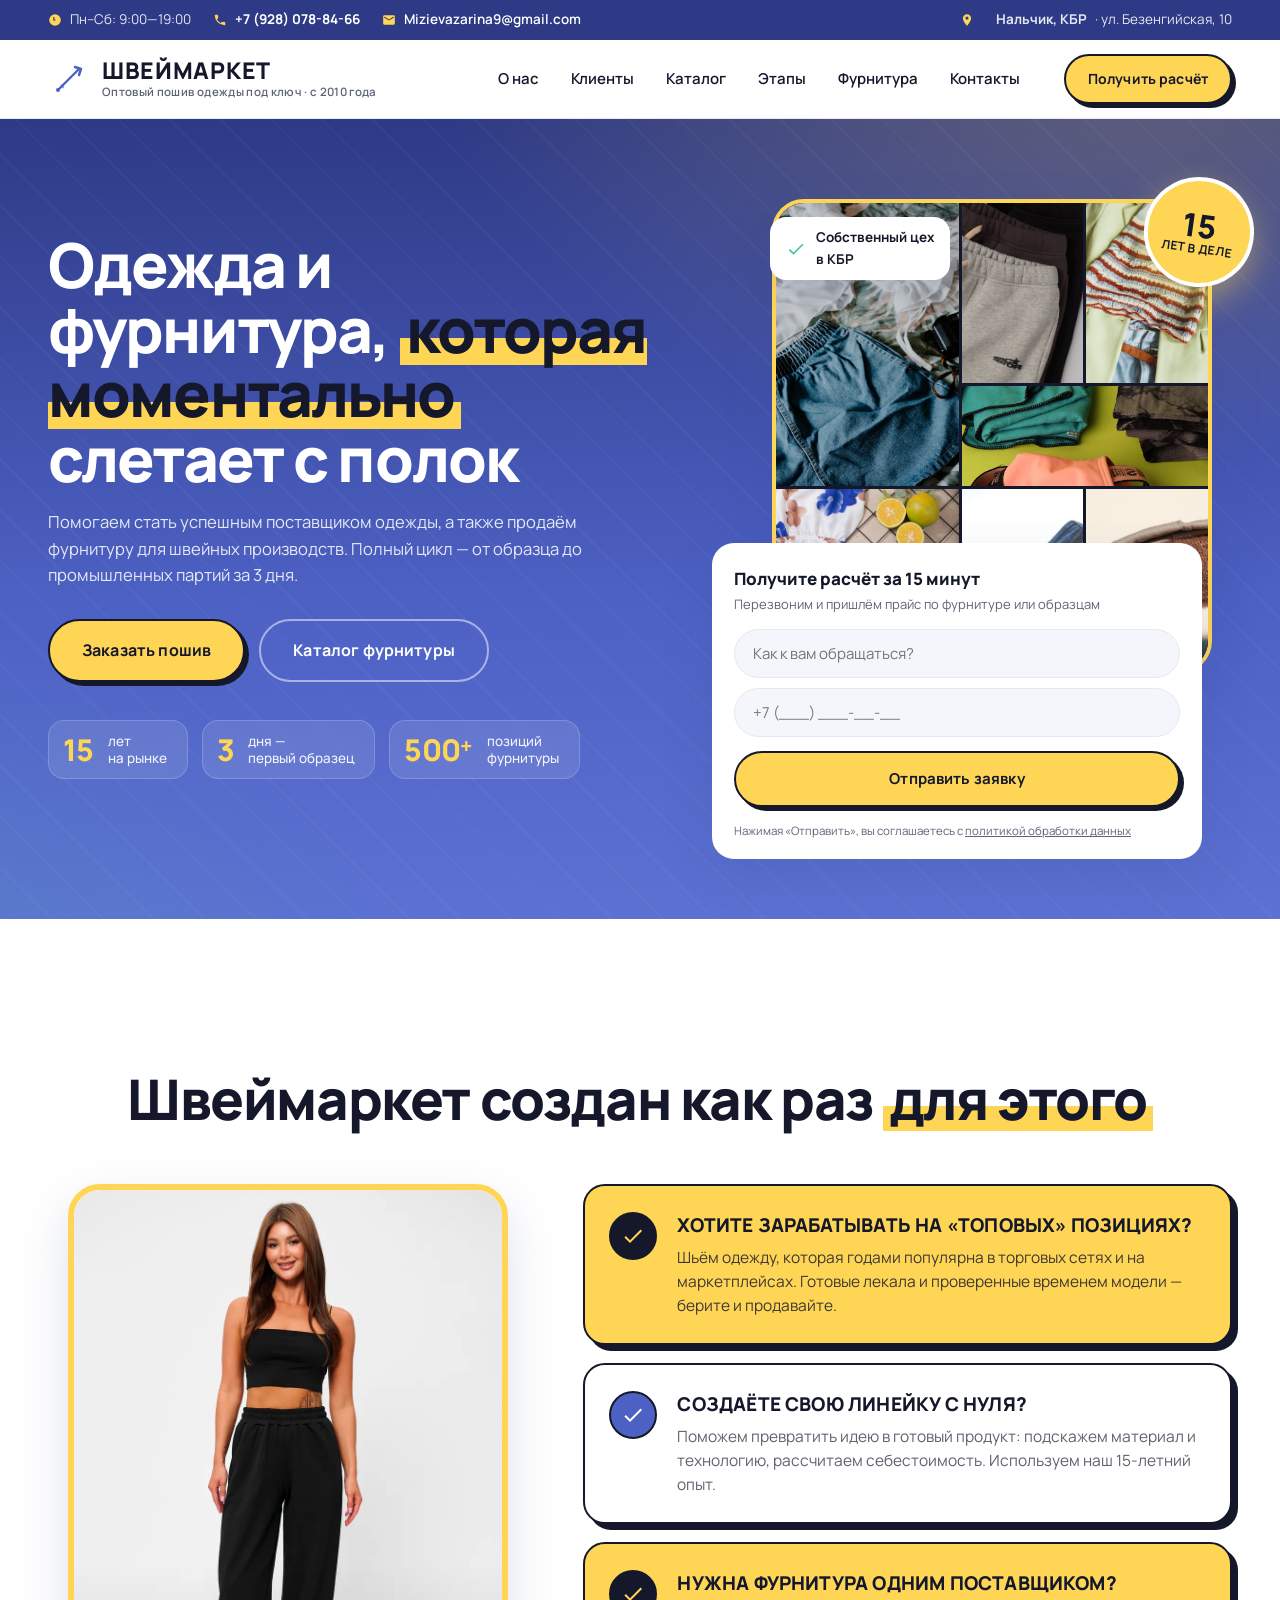
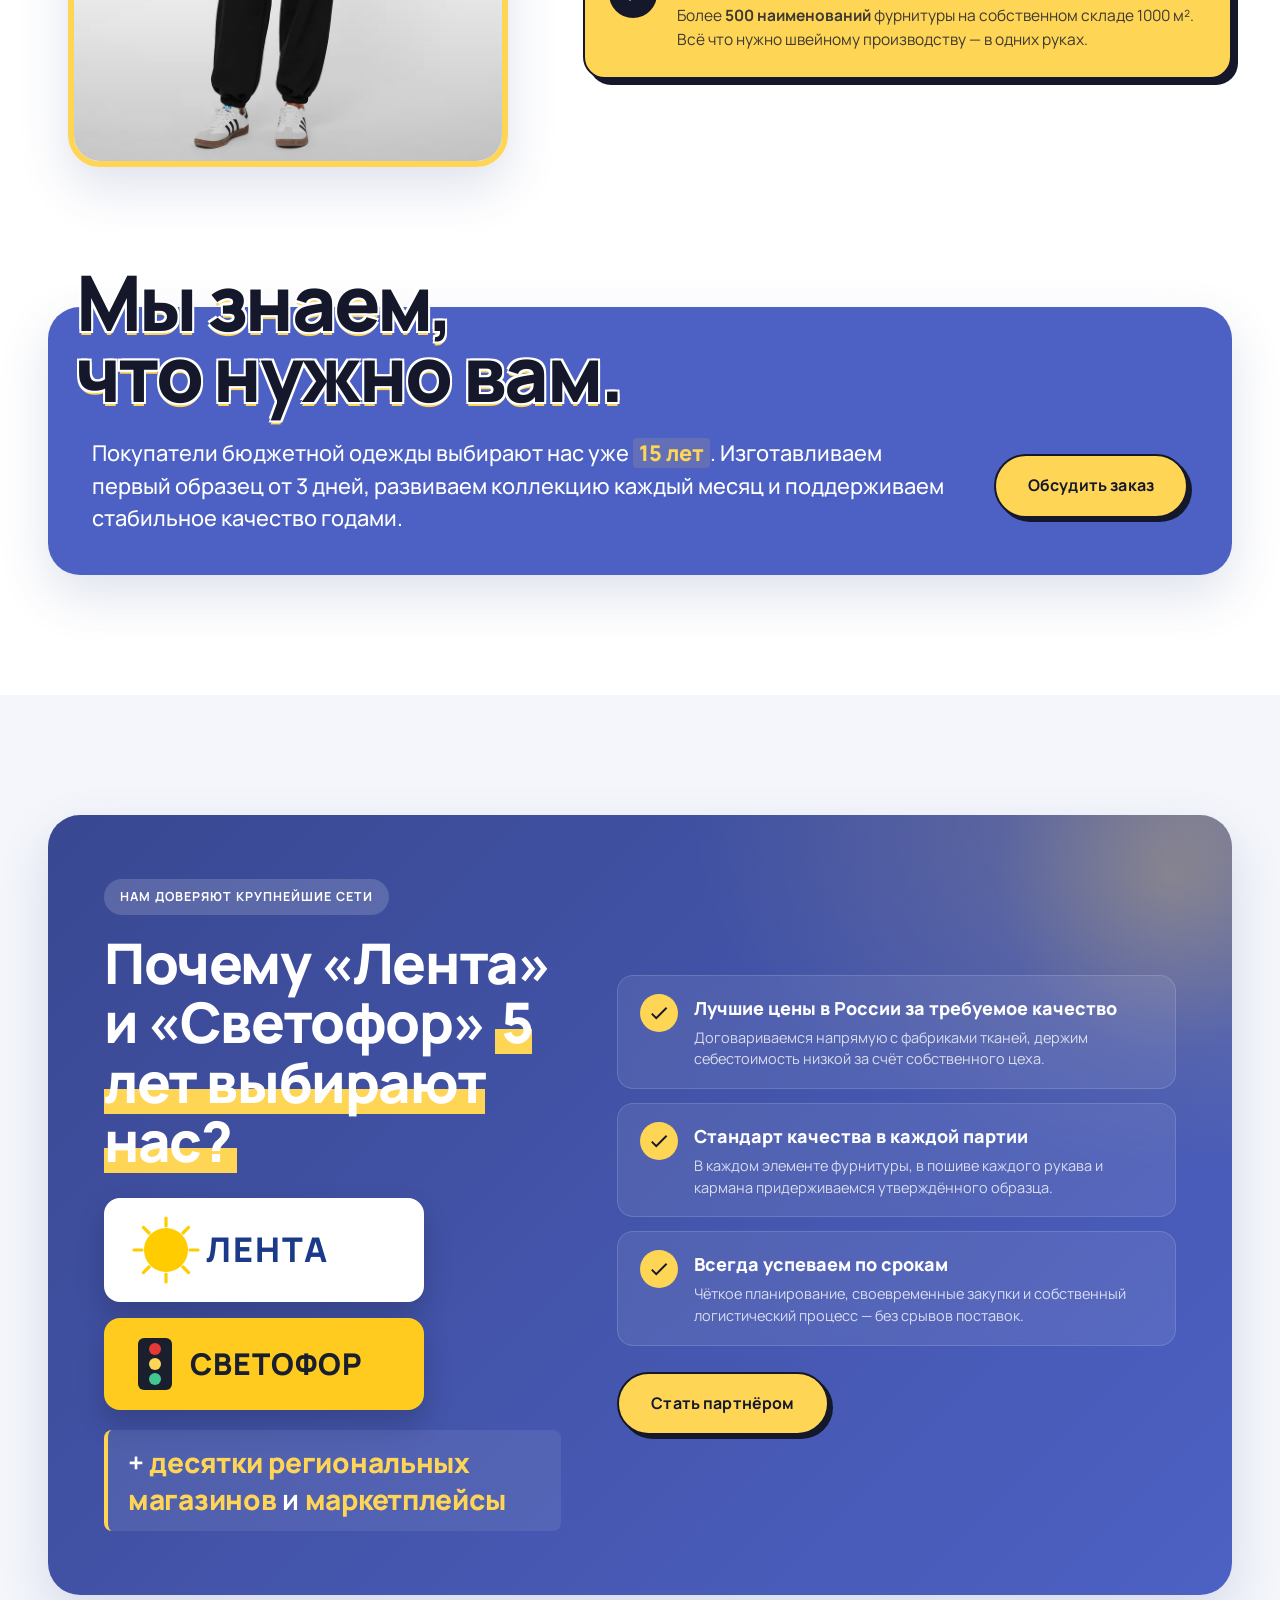
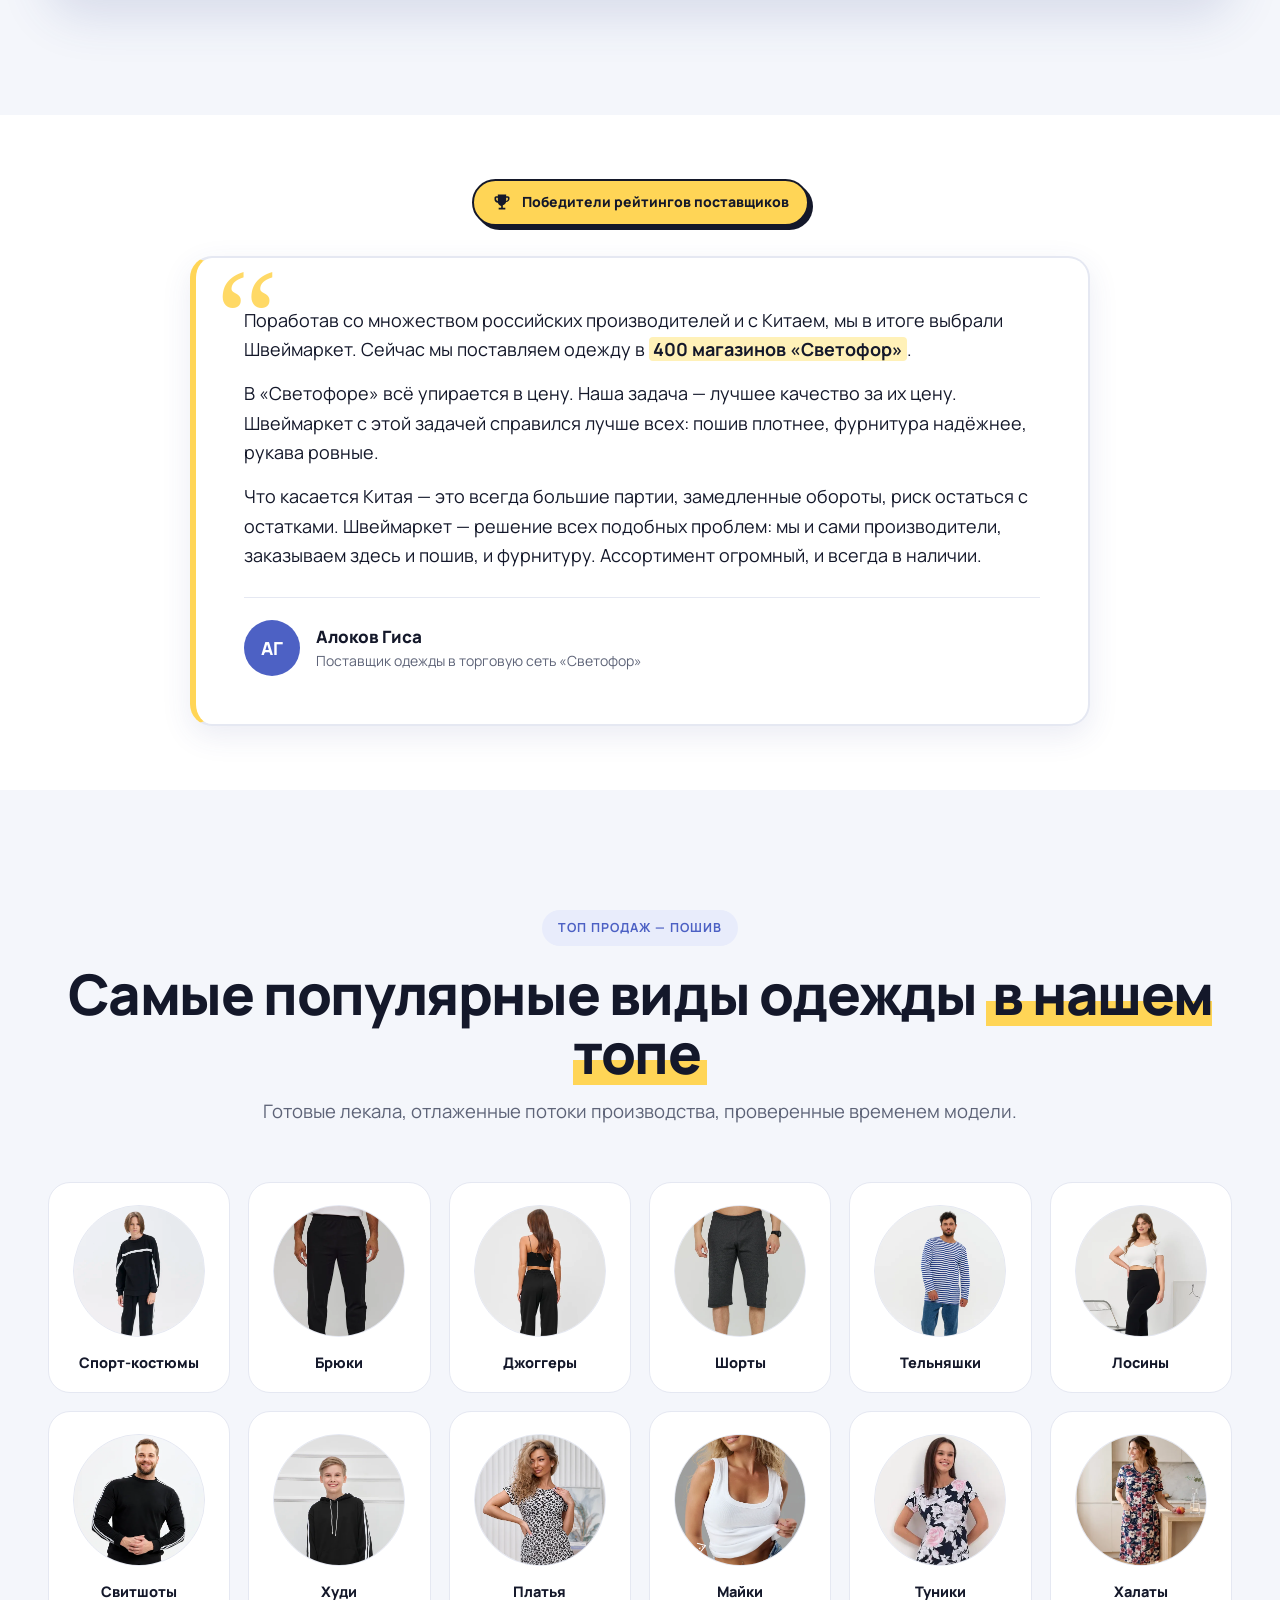
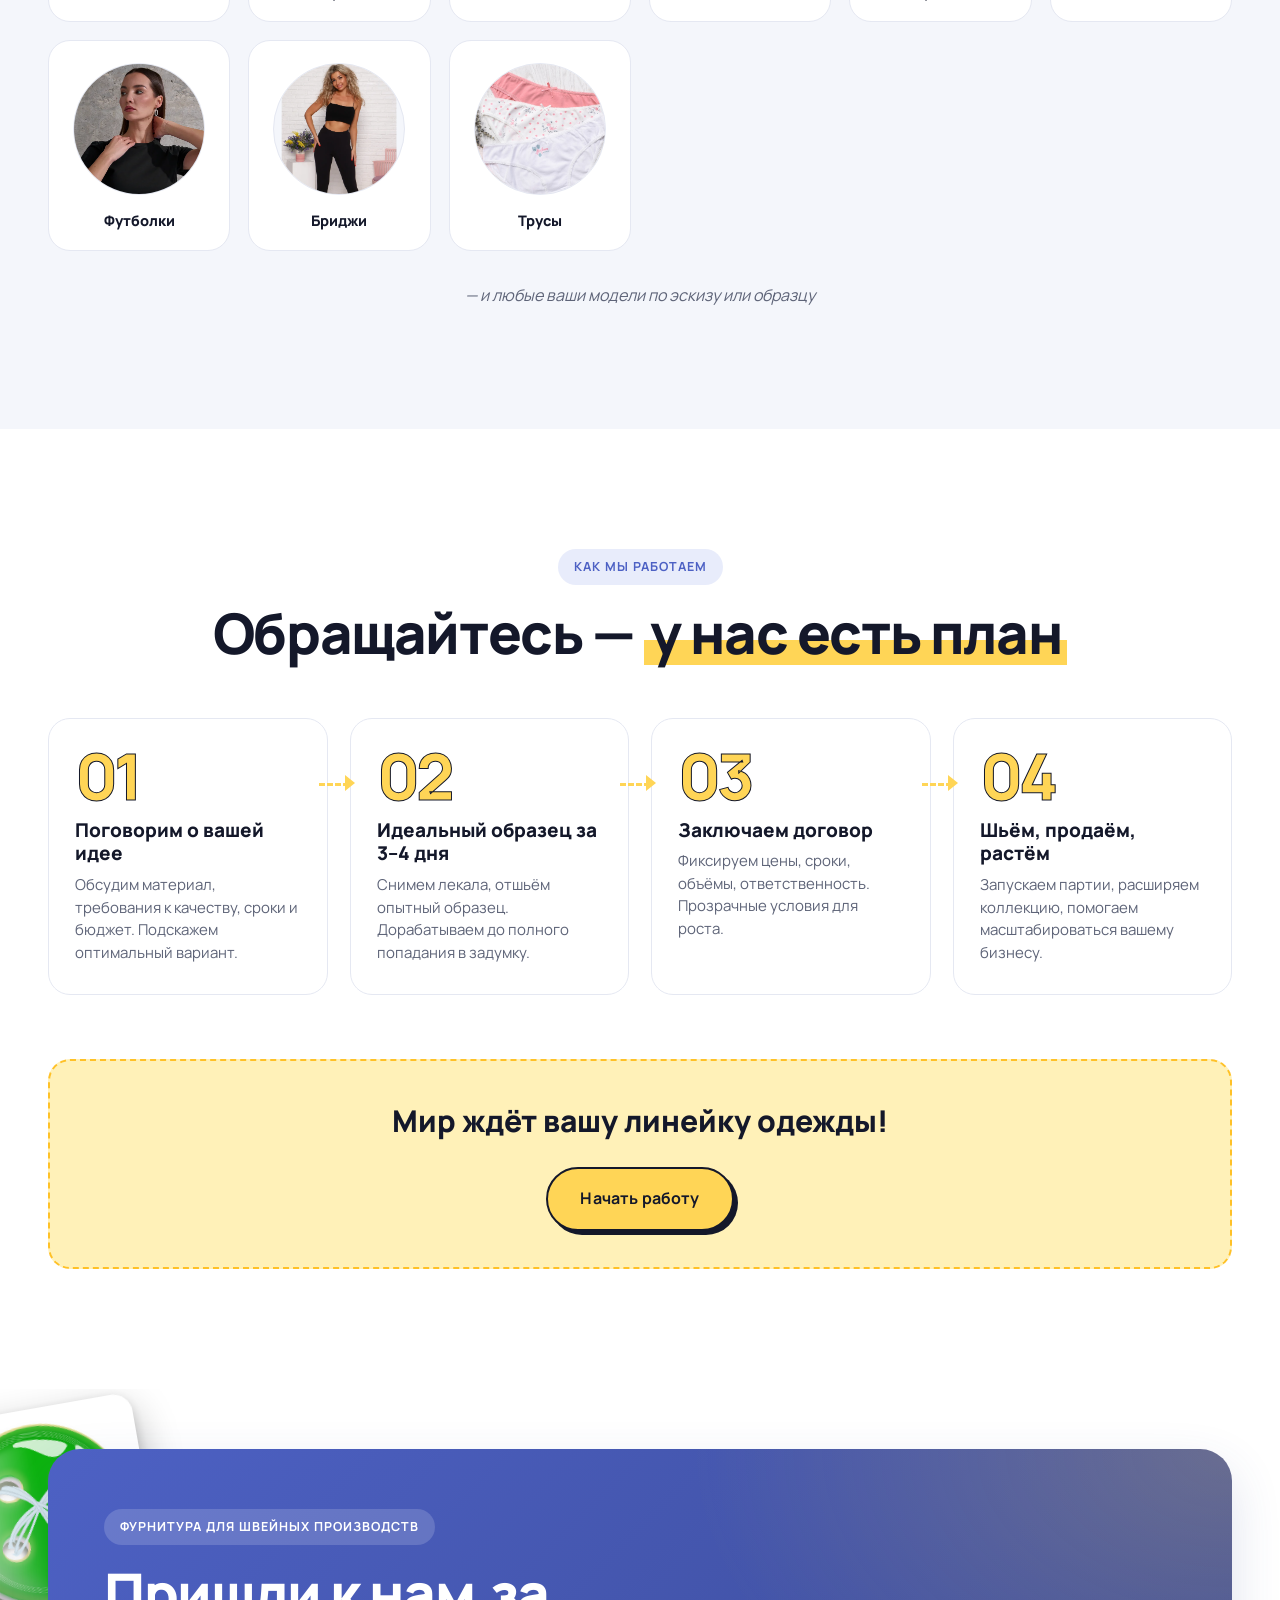
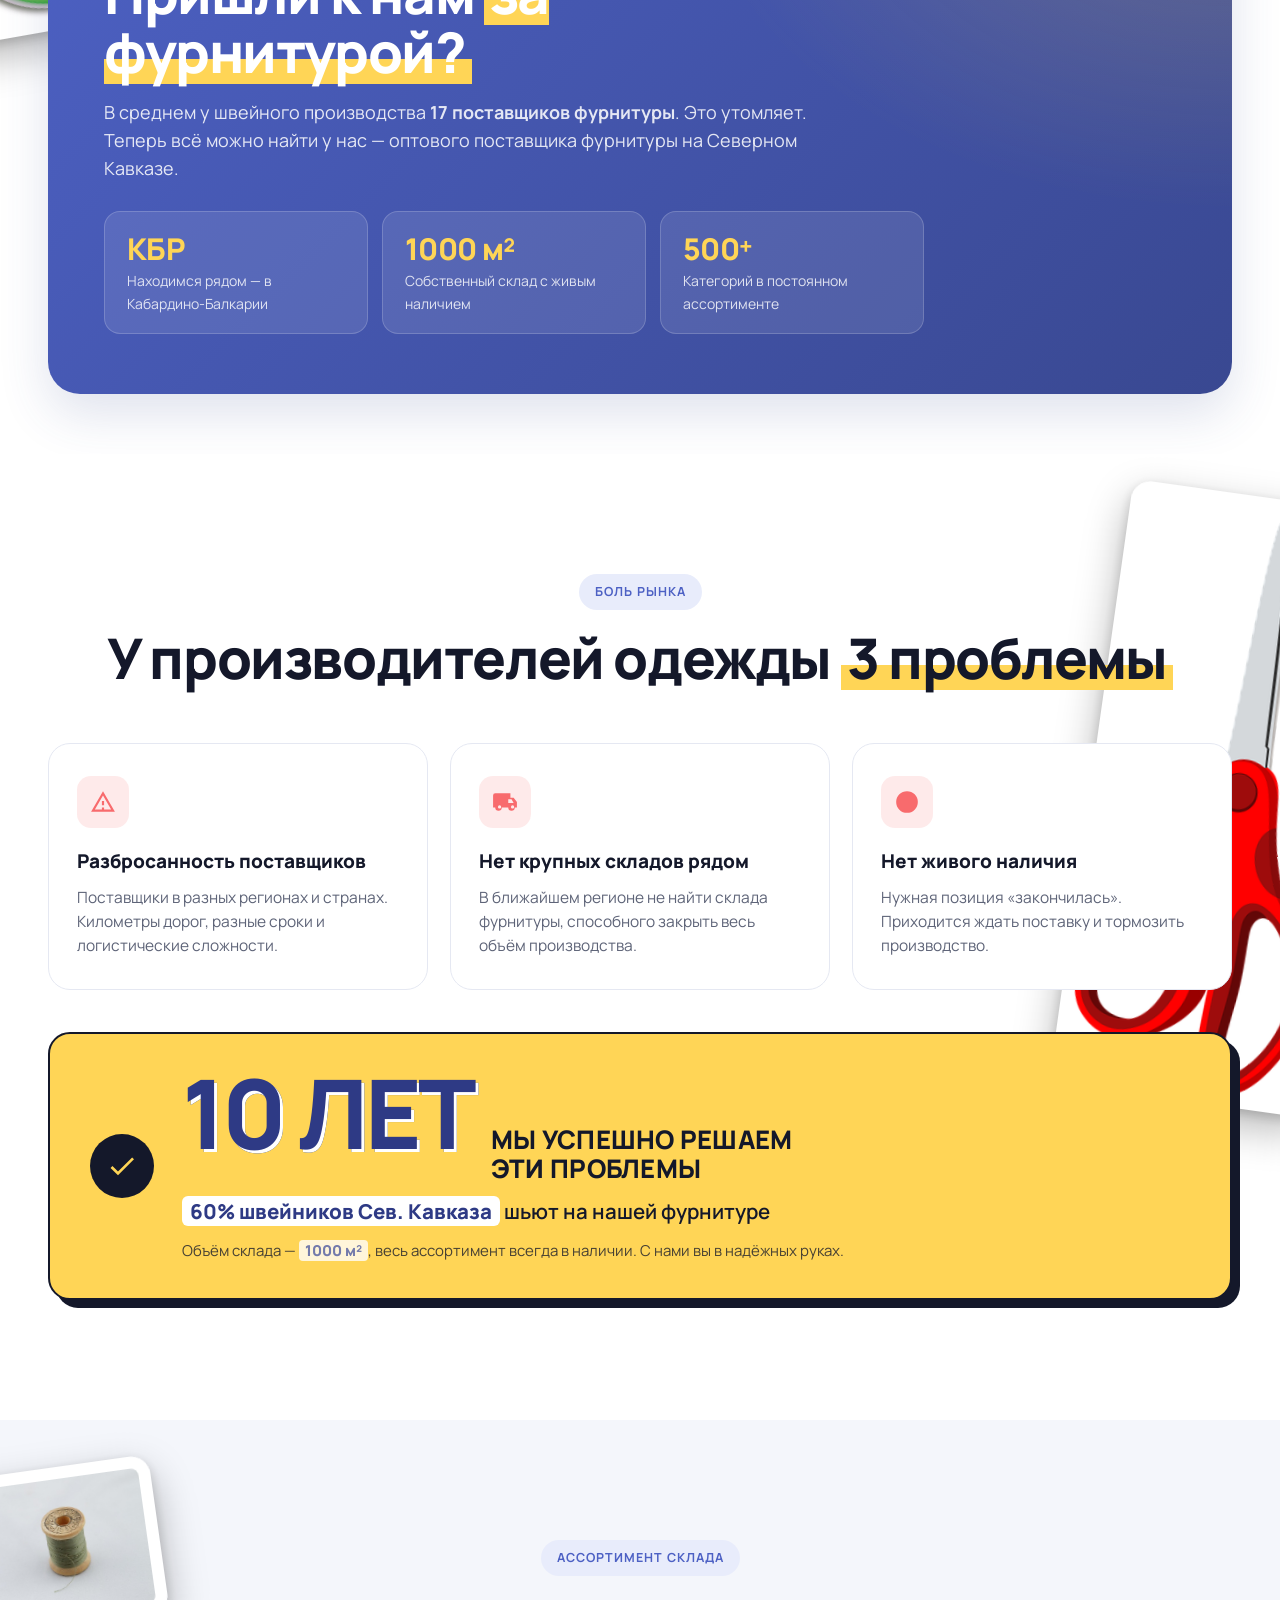
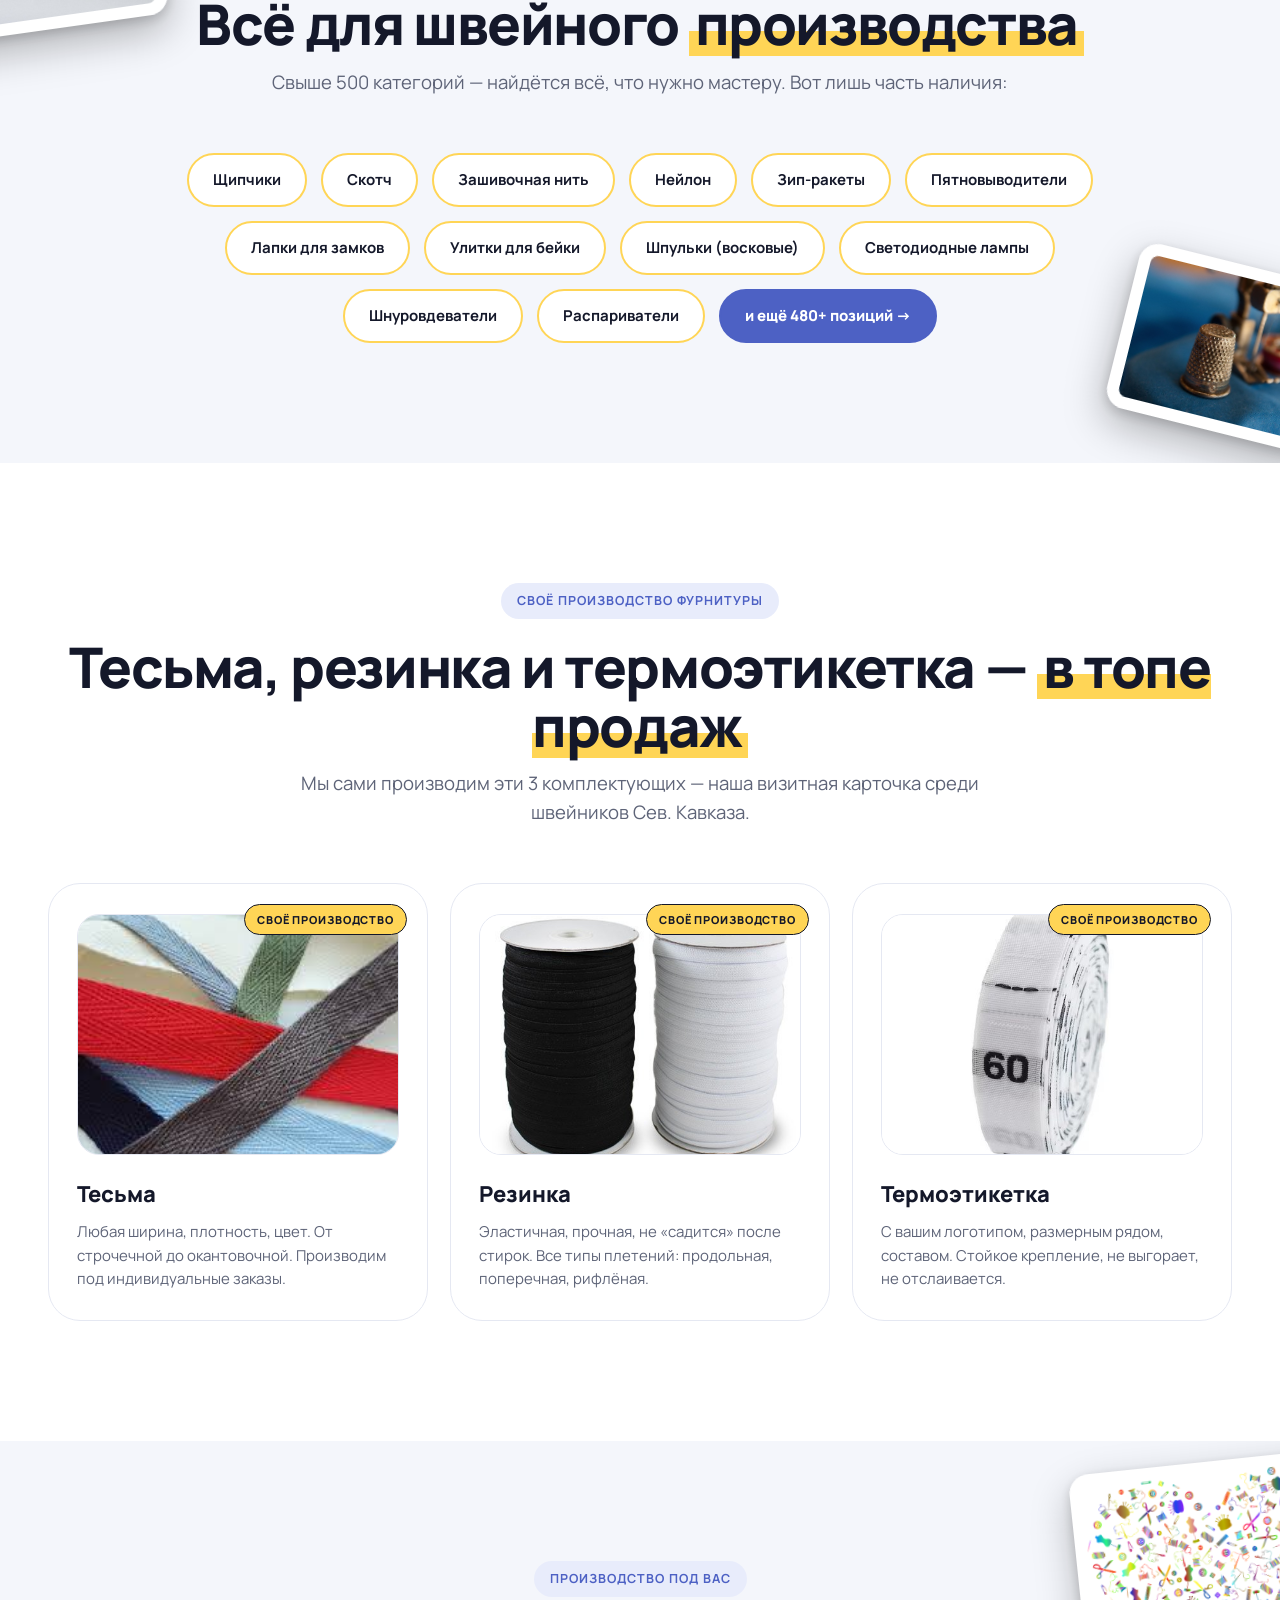
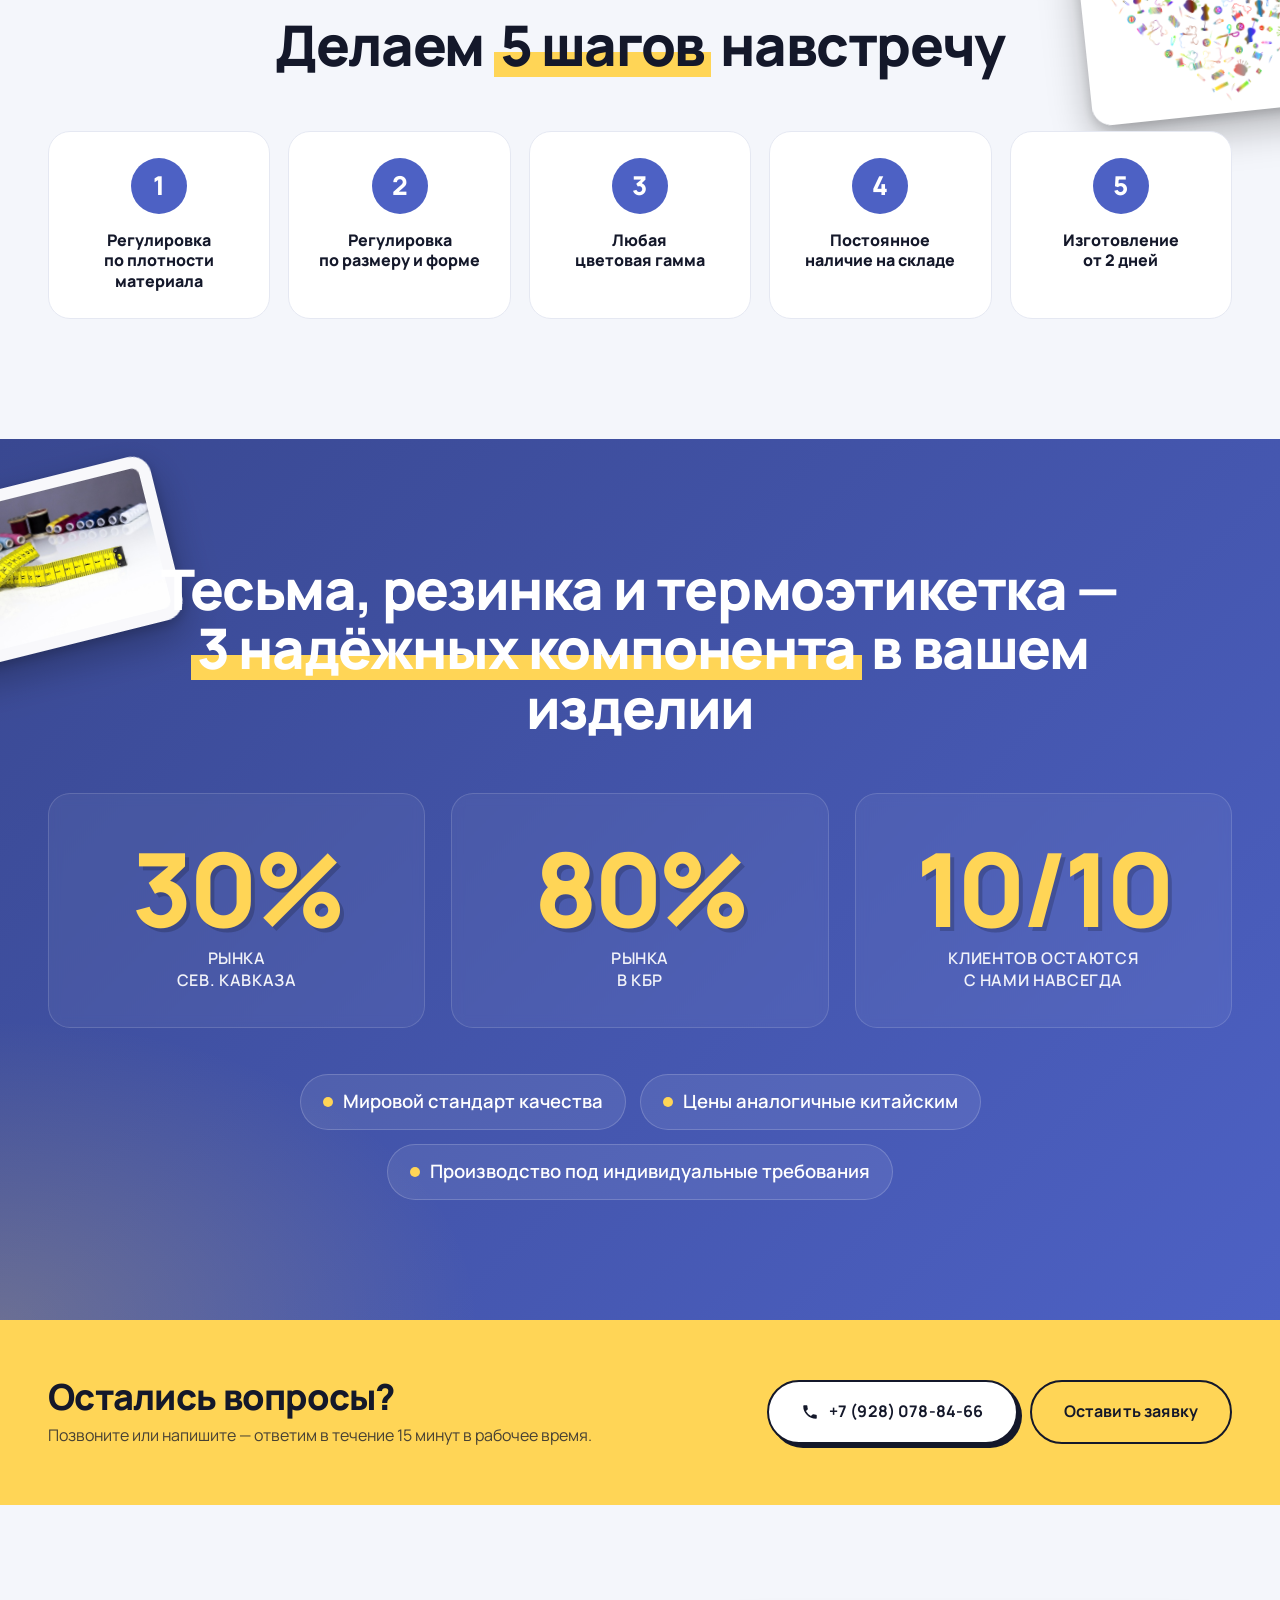
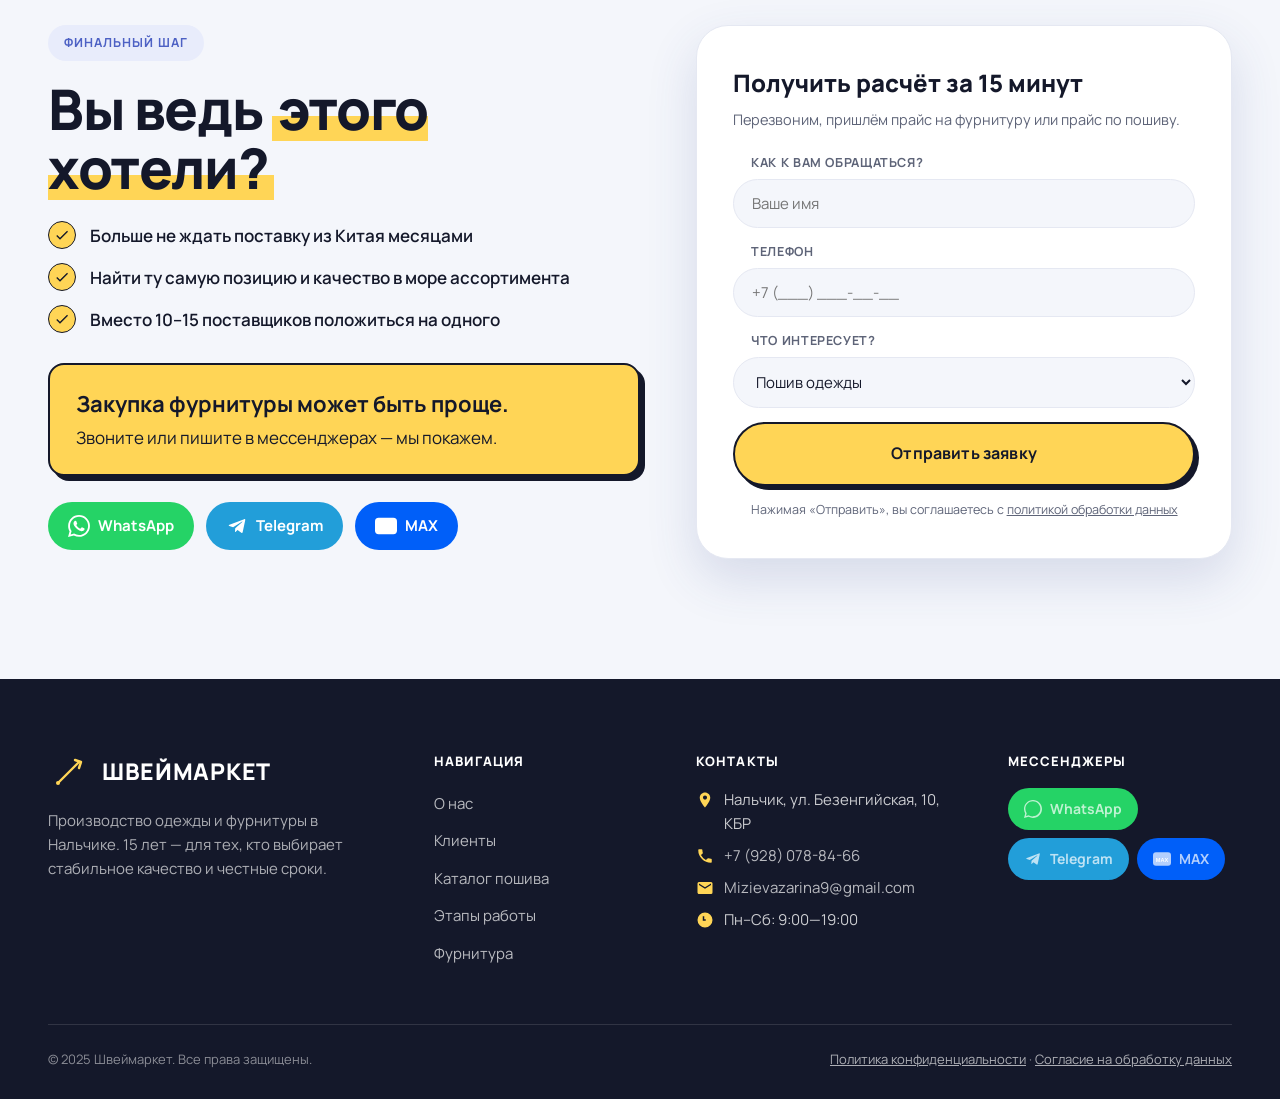
<file: index.html>
<!DOCTYPE html>
<html lang="ru">
<head>
  <meta charset="UTF-8" />
  <meta http-equiv="X-UA-Compatible" content="IE=edge" />
  <meta name="viewport" content="width=device-width, initial-scale=1.0" />
  <meta name="description" content="Швеймаркет — оптовый пошив одежды и поставщик фурнитуры. Производство в Нальчике, КБР. 15 лет на рынке. Поставщик «Лента» и «Светофор». Образец за 3 дня." />
  <meta name="theme-color" content="#4D61C4" />
  <title>Швеймаркет — оптовый пошив одежды и фурнитура в Нальчике, КБР</title>

  <!-- Open Graph / Twitter -->
  <meta property="og:type" content="website" />
  <meta property="og:title" content="Швеймаркет — оптовый пошив одежды и фурнитура в Нальчике" />
  <meta property="og:description" content="15 лет на рынке. Поставщик «Лента» и «Светофор». Образец за 3 дня. Склад фурнитуры 1000 м² в КБР." />
  <meta property="og:locale" content="ru_RU" />
  <meta name="twitter:card" content="summary_large_image" />

  <!-- Favicon (inline SVG) -->
  <link rel="icon" type="image/svg+xml" href="data:image/svg+xml,%3Csvg%20xmlns='http://www.w3.org/2000/svg'%20viewBox='0%200%2032%2032'%3E%3Crect%20width='32'%20height='32'%20rx='7'%20fill='%234D61C4'/%3E%3Cpath%20d='M9%2023l14-14m-2%200h2v2'%20stroke='%23FFD556'%20stroke-width='2.4'%20stroke-linecap='round'%20fill='none'/%3E%3Ccircle%20cx='9'%20cy='23'%20r='1.6'%20fill='%23FFD556'/%3E%3C/svg%3E" />

  <link rel="preconnect" href="https://fonts.googleapis.com" />
  <link rel="preconnect" href="https://fonts.gstatic.com" crossorigin />
  <link href="https://fonts.googleapis.com/css2?family=Manrope:wght@400;500;600;700;800;900&display=swap" rel="stylesheet" />
  <link rel="stylesheet" href="css/styles.css" />
</head>
<body>

  <!-- ===== Top info bar ===== -->
  <div class="topbar">
    <div class="container topbar__inner">
      <div class="topbar__left">
        <span class="topbar__hours">
          <svg viewBox="0 0 24 24" width="14" height="14" aria-hidden="true"><path fill="currentColor" d="M12 2a10 10 0 100 20 10 10 0 000-20zm1 11h-4V7h2v4h2z"/></svg>
          Пн–Сб: 9:00—19:00
        </span>
        <a href="tel:+79280788466" class="topbar__phone">
          <svg viewBox="0 0 24 24" width="14" height="14" aria-hidden="true"><path fill="currentColor" d="M6.62 10.79a15.05 15.05 0 006.59 6.59l2.2-2.2a1 1 0 011.02-.24 11.36 11.36 0 003.57.57 1 1 0 011 1V20a1 1 0 01-1 1A17 17 0 013 4a1 1 0 011-1h3.5a1 1 0 011 1 11.36 11.36 0 00.57 3.57 1 1 0 01-.24 1.02z"/></svg>
          +7 (928) 078-84-66
        </a>
        <a href="mailto:Mizievazarina9@gmail.com" class="topbar__email">
          <svg viewBox="0 0 24 24" width="14" height="14" aria-hidden="true"><path fill="currentColor" d="M20 4H4a2 2 0 00-2 2v12c0 1.1.9 2 2 2h16a2 2 0 002-2V6a2 2 0 00-2-2zm0 4-8 5-8-5V6l8 5 8-5z"/></svg>
          Mizievazarina9@gmail.com
        </a>
      </div>
      <div class="topbar__right">
        <svg class="icon icon-pin" viewBox="0 0 24 24" width="14" height="14" aria-hidden="true"><path fill="currentColor" d="M12 2C8.13 2 5 5.13 5 9c0 5.25 7 13 7 13s7-7.75 7-13c0-3.87-3.13-7-7-7zm0 9.5A2.5 2.5 0 1112 6a2.5 2.5 0 010 5.5z"/></svg>
        <a href="#contacts"><strong>Нальчик, КБР</strong> · ул. Безенгийская, 10</a>
      </div>
    </div>
  </div>

  <!-- ===== Header ===== -->
  <header class="header">
    <div class="container header__inner">
      <a href="#" class="logo" aria-label="Швеймаркет — оптовый пошив одежды под ключ с 2010 года">
        <span class="logo__mark" aria-hidden="true">
          <!-- Needle-and-thread mark -->
          <svg viewBox="0 0 32 32" width="32" height="32">
            <path d="M5 27 L26 6" stroke="currentColor" stroke-width="2.4" stroke-linecap="round" fill="none"/>
            <path d="M22 4 L28 6 L26 12" stroke="currentColor" stroke-width="2.4" stroke-linecap="round" stroke-linejoin="round" fill="none"/>
            <circle cx="5" cy="27" r="2" fill="currentColor"/>
            <path d="M9 21 q3 1 2 4 q-3 1 -4 -2 z" fill="currentColor" opacity=".55"/>
          </svg>
        </span>
        <span class="logo__text">
          <span class="logo__name">ШВЕЙМАРКЕТ</span>
          <span class="logo__tagline">Оптовый пошив одежды под ключ · с 2010 года</span>
        </span>
      </a>

      <nav class="nav" aria-label="Главное меню">
        <a href="#about">О нас</a>
        <a href="#clients">Клиенты</a>
        <a href="#catalog">Каталог</a>
        <a href="#plan">Этапы</a>
        <a href="#furniture">Фурнитура</a>
        <a href="#contacts">Контакты</a>
      </nav>

      <a href="#cta-final" class="btn btn--accent header__cta">Получить расчёт</a>

      <button class="burger" aria-label="Открыть меню" aria-expanded="false" aria-controls="mobile-menu">
        <span></span><span></span><span></span>
      </button>
    </div>
  </header>

  <!-- Mobile menu drawer (lives at body root so position:fixed is viewport-relative, not constrained by header's backdrop-filter containing block) -->
  <div id="mobile-menu" class="mobile-menu" aria-hidden="true">
    <nav class="mobile-menu__nav">
      <a href="#about">О нас</a>
      <a href="#clients">Клиенты</a>
      <a href="#catalog">Каталог</a>
      <a href="#plan">Этапы</a>
      <a href="#furniture">Фурнитура</a>
      <a href="#contacts">Контакты</a>
      <a href="tel:+79280788466" class="mobile-menu__phone">+7 (928) 078-84-66</a>
      <a href="#cta-final" class="btn btn--accent btn--block">Получить расчёт</a>
    </nav>
  </div>

  <!-- ===== 1. HERO ===== -->
  <section class="hero" id="hero">
    <div class="hero__bg" aria-hidden="true"></div>

    <div class="container">
      <div class="hero__grid">
        <div class="hero__content">
          <h1 class="hero__title">
            Одежда и фурнитура, <span class="accent-yellow">которая моментально</span> слетает с полок
          </h1>

          <p class="hero__lead">
            Помогаем стать успешным поставщиком одежды, а также продаём фурнитуру для швейных производств. Полный цикл — от образца до промышленных партий за 3 дня.
          </p>

          <div class="hero__actions">
            <a href="#cta-final" class="btn btn--accent btn--lg">Заказать пошив</a>
            <a href="#furniture" class="btn btn--ghost btn--lg">Каталог фурнитуры</a>
          </div>

          <ul class="hero__badges">
            <li>
              <span class="hero__badge-num">15</span>
              <span class="hero__badge-txt">лет<br/>на рынке</span>
            </li>
            <li>
              <span class="hero__badge-num">3</span>
              <span class="hero__badge-txt">дня —<br/>первый образец</span>
            </li>
            <li>
              <span class="hero__badge-num">500<span class="plus">+</span></span>
              <span class="hero__badge-txt">позиций<br/>фурнитуры</span>
            </li>
          </ul>
        </div>

        <div class="hero__media">
          <div class="hero__photo">
            <div class="flatlay-collage" role="img" aria-label="Одежда производства Швеймаркет">
              <div class="flatlay-collage__grid">
                <img class="flc flc--1" src="assets/img/flatlay/flat4.jpg" alt="" loading="eager">
                <img class="flc flc--2" src="assets/img/flatlay/flat2.jpg" alt="" loading="eager">
                <img class="flc flc--3" src="assets/img/flatlay/flat7.jpg" alt="" loading="eager">
                <img class="flc flc--4" src="assets/img/flatlay/flat3.jpg" alt="" loading="eager">
                <img class="flc flc--5" src="assets/img/flatlay/flat5.jpg" alt="" loading="lazy">
                <img class="flc flc--6" src="assets/img/flatlay/flat8.jpg" alt="" loading="lazy">
                <img class="flc flc--7" src="assets/img/flatlay/flat1.jpg" alt="" loading="lazy">
              </div>
            </div>
            <div class="hero__photo-tag">
              <svg viewBox="0 0 24 24" width="20" height="20" aria-hidden="true"><path fill="currentColor" d="M9 16.17 4.83 12l-1.42 1.41L9 19 21 7l-1.41-1.41z"/></svg>
              <span>Собственный цех<br/>в КБР</span>
            </div>
            <div class="hero__photo-bubble" aria-hidden="true">
              <span class="bubble__num">15</span>
              <span class="bubble__txt">лет в&nbsp;деле</span>
            </div>

            <!-- inline capture form: floating card on top of hero photo -->
            <form class="hero__form" action="https://script.google.com/macros/s/AKfycbyMEBgC9BghgGr_FhNdH2n7XDYlHWxKpB9OQxcng9pgZKuE1TkmQE2jOHDmxo3rgPdx/exec" method="POST" target="gas_target" id="form-hero" aria-label="Получить расчёт за 15 минут">
              <input type="hidden" name="Тема" value="Общий запрос">
              <div class="hero__form-head">
                <strong>Получите расчёт за 15 минут</strong>
                <span>Перезвоним и пришлём прайс по фурнитуре или образцам</span>
              </div>
              <input type="text" name="Имя" placeholder="Как к вам обращаться?" required />
              <input type="tel" name="Телефон" placeholder="+7 (___) ___-__-__" required />
              <button type="submit" class="btn btn--accent btn--block">Отправить заявку</button>
              <p class="hero__form-policy">Нажимая «Отправить», вы соглашаетесь с <a href="consent.html" target="_blank">политикой обработки данных</a></p>
            </form>
          </div>
        </div>
      </div>
    </div>
  </section>

  <!-- ===== 2. ABOUT / 3 QUESTIONS ===== -->
  <section class="about" id="about">
    <div class="container">
      <div class="section-head section-head--center">
        <h2 class="section-title">Швеймаркет создан как раз <span class="accent-yellow">для этого</span></h2>
      </div>

      <div class="about__grid">
        <!-- left: production photo -->
        <div class="about__media">
          <div class="about__photo">
            <img src="assets/img/wb-product.webp" alt="Джоггеры спортивные Швеймаркет" loading="lazy">
            <div class="about__photo-frame"></div>
          </div>
        </div>

        <!-- right: 3 alternating yarko-style cards -->
        <div class="about__cards">
          <div class="qcard qcard--yellow">
            <span class="qcard__check" aria-hidden="true">
              <svg viewBox="0 0 24 24"><path fill="currentColor" d="M9 16.17 4.83 12l-1.42 1.41L9 19 21 7l-1.41-1.41z"/></svg>
            </span>
            <h3 class="qcard__title">Хотите зарабатывать на «топовых» позициях?</h3>
            <p>Шьём одежду, которая годами популярна в торговых сетях и на маркетплейсах. Готовые лекала и проверенные временем модели — берите и продавайте.</p>
          </div>

          <div class="qcard qcard--white">
            <span class="qcard__check qcard__check--blue" aria-hidden="true">
              <svg viewBox="0 0 24 24"><path fill="currentColor" d="M9 16.17 4.83 12l-1.42 1.41L9 19 21 7l-1.41-1.41z"/></svg>
            </span>
            <h3 class="qcard__title">Создаёте свою линейку с нуля?</h3>
            <p>Поможем превратить идею в готовый продукт: подскажем материал и технологию, рассчитаем себестоимость. Используем наш 15-летний опыт.</p>
          </div>

          <div class="qcard qcard--yellow">
            <span class="qcard__check" aria-hidden="true">
              <svg viewBox="0 0 24 24"><path fill="currentColor" d="M9 16.17 4.83 12l-1.42 1.41L9 19 21 7l-1.41-1.41z"/></svg>
            </span>
            <h3 class="qcard__title">Нужна фурнитура одним поставщиком?</h3>
            <p>Более <strong>500 наименований</strong> фурнитуры на собственном складе 1000 м². Всё что нужно швейному производству — в одних руках.</p>
          </div>
        </div>
      </div>

      <div class="about__summary-wrap">
        <h3 class="about__summary-headline">Мы&nbsp;знаем,<br/>что нужно&nbsp;вам.</h3>
        <div class="about__summary">
          <p>Покупатели бюджетной одежды выбирают нас уже <strong>15 лет</strong>. Изготавливаем первый образец от 3 дней, развиваем коллекцию каждый месяц и поддерживаем стабильное качество годами.</p>
          <a href="#cta-final" class="btn btn--accent btn--lg">Обсудить заказ</a>
        </div>
      </div>
    </div>
  </section>

  <!-- ===== 3. CLIENTS: Лента и Светофор ===== -->
  <section class="clients" id="clients">
    <div class="container">
      <div class="clients__card">
        <div class="clients__grid">
          <div class="clients__left">
            <span class="eyebrow eyebrow--inverse">Нам доверяют крупнейшие сети</span>
            <h2 class="section-title section-title--inverse">
              Почему «Лента» и «Светофор» <span class="accent-yellow">5 лет выбирают нас?</span>
            </h2>

            <div class="clients__logos">
              <div class="clients__logo" aria-label="Сеть гипермаркетов Лента">
                <svg viewBox="0 0 240 80" width="240" height="80" aria-hidden="true">
                  <!-- Lenta-style: yellow sun on left + bold serif-less wordmark -->
                  <g transform="translate(40 40)">
                    <circle r="22" fill="#FFCC00"/>
                    <g fill="none" stroke="#FFCC00" stroke-width="3.2" stroke-linecap="round">
                      <line x1="0" y1="-32" x2="0" y2="-24"/>
                      <line x1="0" y1="24" x2="0" y2="32"/>
                      <line x1="-32" y1="0" x2="-24" y2="0"/>
                      <line x1="24" y1="0" x2="32" y2="0"/>
                      <line x1="-22.6" y1="-22.6" x2="-17" y2="-17"/>
                      <line x1="17" y1="17" x2="22.6" y2="22.6"/>
                      <line x1="-22.6" y1="22.6" x2="-17" y2="17"/>
                      <line x1="17" y1="-17" x2="22.6" y2="-22.6"/>
                    </g>
                  </g>
                  <text x="80" y="52" font-family="Manrope, Inter, sans-serif" font-weight="800" font-size="34" letter-spacing="2" fill="#1B3A8A">ЛЕНТА</text>
                </svg>
              </div>
              <div class="clients__logo clients__logo--svetofor" aria-label="Сеть магазинов Светофор">
                <svg viewBox="0 0 260 80" width="260" height="80" aria-hidden="true">
                  <!-- Yellow background + traffic light + СВЕТОФОР wordmark -->
                  <rect x="0" y="0" width="260" height="80" rx="8" fill="#FFCB1F"/>
                  <g transform="translate(20 14)">
                    <rect width="34" height="52" rx="6" fill="#1A1F2E"/>
                    <circle cx="17" cy="11" r="6" fill="#E53935"/>
                    <circle cx="17" cy="26" r="6" fill="#FFD556"/>
                    <circle cx="17" cy="41" r="6" fill="#43C68F"/>
                  </g>
                  <text x="72" y="51" font-family="Manrope, Inter, sans-serif" font-weight="900" font-size="30" letter-spacing="1" fill="#1A1F2E">СВЕТОФОР</text>
                </svg>
              </div>
            </div>

            <p class="clients__hint">+ <strong>десятки региональных магазинов</strong> и&nbsp;<strong>маркетплейсы</strong></p>
          </div>

          <div class="clients__right">
            <ul class="clients__points">
              <li>
                <span class="check"><svg viewBox="0 0 24 24"><path fill="currentColor" d="M9 16.17 4.83 12l-1.42 1.41L9 19 21 7l-1.41-1.41z"/></svg></span>
                <div>
                  <h3>Лучшие цены в России за требуемое качество</h3>
                  <p>Договариваемся напрямую с фабриками тканей, держим себестоимость низкой за счёт собственного цеха.</p>
                </div>
              </li>
              <li>
                <span class="check"><svg viewBox="0 0 24 24"><path fill="currentColor" d="M9 16.17 4.83 12l-1.42 1.41L9 19 21 7l-1.41-1.41z"/></svg></span>
                <div>
                  <h3>Стандарт качества в каждой партии</h3>
                  <p>В каждом элементе фурнитуры, в пошиве каждого рукава и кармана придерживаемся утверждённого образца.</p>
                </div>
              </li>
              <li>
                <span class="check"><svg viewBox="0 0 24 24"><path fill="currentColor" d="M9 16.17 4.83 12l-1.42 1.41L9 19 21 7l-1.41-1.41z"/></svg></span>
                <div>
                  <h3>Всегда успеваем по срокам</h3>
                  <p>Чёткое планирование, своевременные закупки и собственный логистический процесс — без срывов поставок.</p>
                </div>
              </li>
            </ul>

            <a href="#cta-final" class="btn btn--accent btn--lg">Стать партнёром</a>
          </div>
        </div>
      </div>
    </div>
  </section>

  <!-- ===== 4. TESTIMONIAL ===== -->
  <section class="testimonial">
    <div class="container">
      <div class="testimonial__head">
        <span class="badge-trophy">
          <svg viewBox="0 0 24 24" width="20" height="20" aria-hidden="true"><path fill="currentColor" d="M19 5h-2V3H7v2H5c-1.1 0-2 .9-2 2v2c0 2.21 1.79 4 4 4 .5 1.85 2 3.31 4 3.84V19H8v2h8v-2h-3v-3.16c2-.53 3.5-2 4-3.84 2.21 0 4-1.79 4-4V7c0-1.1-.9-2-2-2zM5 9V7h2v3.82C5.84 10.4 5 9.31 5 9zm14 0c0 .31-.84 1.4-2 1.82V7h2z"/></svg>
          Победители рейтингов поставщиков
        </span>
      </div>

      <figure class="testimonial__card">
        <span class="testimonial__quote" aria-hidden="true">“</span>
        <blockquote>
          <p>Поработав со множеством российских производителей и с Китаем, мы в итоге выбрали Швеймаркет. Сейчас мы поставляем одежду в <strong>400 магазинов «Светофор»</strong>.</p>
          <p>В «Светофоре» всё упирается в цену. Наша задача — лучшее качество за их цену. Швеймаркет с этой задачей справился лучше всех: пошив плотнее, фурнитура надёжнее, рукава ровные.</p>
          <p>Что касается Китая — это всегда большие партии, замедленные обороты, риск остаться с остатками. Швеймаркет — решение всех подобных проблем: мы и сами производители, заказываем здесь и пошив, и фурнитуру. Ассортимент огромный, и всегда в наличии.</p>
        </blockquote>
        <figcaption>
          <div class="testimonial__avatar" aria-hidden="true">АГ</div>
          <div>
            <div class="testimonial__name">Алоков Гиса</div>
            <div class="testimonial__role">Поставщик одежды в торговую сеть «Светофор»</div>
          </div>
        </figcaption>
      </figure>
    </div>
  </section>

  <!-- ===== 5. CATALOG: TOP SELLERS ===== -->
  <section class="catalog" id="catalog">
    <div class="container">
      <div class="section-head section-head--center">
        <span class="eyebrow">Топ продаж — пошив</span>
        <h2 class="section-title">Самые популярные виды одежды <span class="accent-yellow">в нашем топе</span></h2>
        <p class="section-lead">Готовые лекала, отлаженные потоки производства, проверенные временем модели.</p>
      </div>

      <div class="catalog__grid">
        <article class="cat-card">
          <div class="cat-card__art">
            <img src="assets/img/products/sport-suit.webp" alt="Спорт-костюм" loading="lazy" decoding="async">
          </div>
          <span>Спорт-костюмы</span>
        </article>
        <article class="cat-card">
          <div class="cat-card__art">
            <img src="assets/img/products/pants.webp" alt="Брюки" loading="lazy" decoding="async">
          </div>
          <span>Брюки</span>
        </article>
        <article class="cat-card">
          <div class="cat-card__art">
            <img src="assets/img/products/joggers.webp" alt="Джоггеры" loading="lazy" decoding="async">
          </div>
          <span>Джоггеры</span>
        </article>
        <article class="cat-card">
          <div class="cat-card__art">
            <img src="assets/img/products/shorts.webp" alt="Шорты" loading="lazy" decoding="async">
          </div>
          <span>Шорты</span>
        </article>
        <article class="cat-card">
          <div class="cat-card__art">
            <img src="assets/img/products/telnyashka.webp" alt="Тельняшки" loading="lazy" decoding="async">
          </div>
          <span>Тельняшки</span>
        </article>
        <article class="cat-card">
          <div class="cat-card__art">
            <img src="assets/img/products/leggings.webp" alt="Лосины" loading="lazy" decoding="async">
          </div>
          <span>Лосины</span>
        </article>
        <article class="cat-card">
          <div class="cat-card__art">
            <img src="assets/img/products/sweatshirt.webp" alt="Свитшоты" loading="lazy" decoding="async">
          </div>
          <span>Свитшоты</span>
        </article>
        <article class="cat-card">
          <div class="cat-card__art">
            <img src="assets/img/products/hoodie.webp" alt="Худи" loading="lazy" decoding="async">
          </div>
          <span>Худи</span>
        </article>
        <article class="cat-card">
          <div class="cat-card__art">
            <img src="assets/img/products/dress.webp" alt="Платья" loading="lazy" decoding="async">
          </div>
          <span>Платья</span>
        </article>
        <article class="cat-card">
          <div class="cat-card__art">
            <img src="assets/img/products/tank.webp" alt="Майки" loading="lazy" decoding="async">
          </div>
          <span>Майки</span>
        </article>
        <article class="cat-card">
          <div class="cat-card__art">
            <img src="assets/img/products/tunic.webp" alt="Туники" loading="lazy" decoding="async">
          </div>
          <span>Туники</span>
        </article>
        <article class="cat-card">
          <div class="cat-card__art">
            <img src="assets/img/products/robe.webp" alt="Халаты" loading="lazy" decoding="async">
          </div>
          <span>Халаты</span>
        </article>
        <article class="cat-card">
          <div class="cat-card__art">
            <img src="assets/img/products/tshirt.webp" alt="Футболки" loading="lazy" decoding="async">
          </div>
          <span>Футболки</span>
        </article>
        <article class="cat-card">
          <div class="cat-card__art">
            <img src="assets/img/products/capri.webp" alt="Бриджи" loading="lazy" decoding="async">
          </div>
          <span>Бриджи</span>
        </article>
        <article class="cat-card">
          <div class="cat-card__art">
            <img src="assets/img/products/underwear.webp" alt="Трусы" loading="lazy" decoding="async">
          </div>
          <span>Трусы</span>
        </article>
      </div>

      <p class="catalog__note">— и любые ваши модели по эскизу или образцу</p>
    </div>
  </section>

  <!-- ===== 6. PLAN ===== -->
  <section class="plan" id="plan">
    <div class="container">
      <div class="section-head section-head--center">
        <span class="eyebrow">Как мы работаем</span>
        <h2 class="section-title">Обращайтесь — <span class="accent-yellow">у нас есть план</span></h2>
      </div>

      <ol class="plan__steps">
        <li class="plan__step">
          <div class="plan__num">01</div>
          <h3>Поговорим о вашей идее</h3>
          <p>Обсудим материал, требования к качеству, сроки и бюджет. Подскажем оптимальный вариант.</p>
        </li>
        <li class="plan__step">
          <div class="plan__num">02</div>
          <h3>Идеальный образец за 3–4 дня</h3>
          <p>Снимем лекала, отшьём опытный образец. Дорабатываем до полного попадания в задумку.</p>
        </li>
        <li class="plan__step">
          <div class="plan__num">03</div>
          <h3>Заключаем договор</h3>
          <p>Фиксируем цены, сроки, объёмы, ответственность. Прозрачные условия для роста.</p>
        </li>
        <li class="plan__step">
          <div class="plan__num">04</div>
          <h3>Шьём, продаём, растём</h3>
          <p>Запускаем партии, расширяем коллекцию, помогаем масштабироваться вашему бизнесу.</p>
        </li>
      </ol>

      <div class="plan__cta">
        <h3>Мир ждёт вашу линейку одежды!</h3>
        <a href="#cta-final" class="btn btn--accent btn--lg">Начать работу</a>
      </div>
    </div>
  </section>

  <!-- ===== 7. FURNITURE INTRO ===== -->
  <section class="fur-intro" id="furniture">
    <img class="deco deco--fi-1" src="assets/img/deco/button.webp" alt="" aria-hidden="true" loading="lazy">
    <div class="container">
      <div class="fur-intro__card">
        <div class="fur-intro__text">
          <span class="eyebrow eyebrow--inverse">Фурнитура для швейных производств</span>
          <h2 class="section-title section-title--inverse">Пришли к нам <span class="accent-yellow">за фурнитурой?</span></h2>
          <p class="fur-intro__lead">
            В среднем у швейного производства <strong>17 поставщиков фурнитуры</strong>. Это утомляет. Теперь всё можно найти у нас — оптового поставщика фурнитуры на Северном Кавказе.
          </p>

          <ul class="fur-intro__pills">
            <li>
              <span class="pill-num">КБР</span>
              <span class="pill-txt">Находимся рядом — в Кабардино-Балкарии</span>
            </li>
            <li>
              <span class="pill-num">1000 м²</span>
              <span class="pill-txt">Собственный склад с живым наличием</span>
            </li>
            <li>
              <span class="pill-num">500<span class="plus">+</span></span>
              <span class="pill-txt">Категорий в постоянном ассортименте</span>
            </li>
          </ul>
        </div>
      </div>
    </div>
  </section>

  <!-- ===== 8. 3 PROBLEMS ===== -->
  <section class="problems">
    <img class="deco deco--pr-1" src="assets/img/deco/scissors.webp" alt="" aria-hidden="true" loading="lazy">
    <div class="container">
      <div class="section-head section-head--center">
        <span class="eyebrow">Боль рынка</span>
        <h2 class="section-title">У производителей одежды <span class="accent-yellow">3 проблемы</span></h2>
      </div>

      <div class="problems__grid">
        <article class="problem-card">
          <div class="problem-card__icon">
            <svg viewBox="0 0 24 24" aria-hidden="true"><path fill="currentColor" d="M12 2 1 21h22L12 2zm0 4 7.5 13h-15L12 6zm-1 5v4h2v-4h-2zm0 6v2h2v-2h-2z"/></svg>
          </div>
          <h3>Разбросанность поставщиков</h3>
          <p>Поставщики в разных регионах и странах. Километры дорог, разные сроки и логистические сложности.</p>
        </article>
        <article class="problem-card">
          <div class="problem-card__icon">
            <svg viewBox="0 0 24 24" aria-hidden="true"><path fill="currentColor" d="M20 8h-3V4H3a2 2 0 00-2 2v11h2a3 3 0 006 0h6a3 3 0 006 0h2v-5l-3-4zM7 18a1.5 1.5 0 110-3 1.5 1.5 0 010 3zm12 0a1.5 1.5 0 110-3 1.5 1.5 0 010 3zm-2-5h-2V9.5h3l2 3.5h-3z"/></svg>
          </div>
          <h3>Нет крупных складов рядом</h3>
          <p>В ближайшем регионе не найти склада фурнитуры, способного закрыть весь объём производства.</p>
        </article>
        <article class="problem-card">
          <div class="problem-card__icon">
            <svg viewBox="0 0 24 24" aria-hidden="true"><path fill="currentColor" d="M12 2a10 10 0 100 20 10 10 0 000-20zm1 5h-2v6h2V7zm0 8h-2v2h2v-2z"/></svg>
          </div>
          <h3>Нет живого наличия</h3>
          <p>Нужная позиция «закончилась». Приходится ждать поставку и тормозить производство.</p>
        </article>
      </div>

      <div class="problems__solution">
        <div class="problems__solution-icon">
          <svg viewBox="0 0 24 24" aria-hidden="true"><path fill="currentColor" d="M9 16.17 4.83 12l-1.42 1.41L9 19 21 7l-1.41-1.41z"/></svg>
        </div>
        <div class="problems__solution-text">
          <div class="problems__solution-headline">
            <span class="ps-big">10 ЛЕТ</span>
            <span class="ps-big-tail">мы успешно решаем<br/>эти проблемы</span>
          </div>
          <div class="ps-mid">
            <strong>60% швейников Сев. Кавказа</strong> шьют на нашей фурнитуре
          </div>
          <p class="ps-small">
            Объём склада — <strong>1000 м²</strong>, весь ассортимент всегда в наличии. С нами вы в надёжных руках.
          </p>
        </div>
      </div>
    </div>
  </section>

  <!-- ===== 9. ASSORTMENT ===== -->
  <section class="assort">
    <img class="deco deco--as-1" src="assets/img/deco/spool.webp" alt="" aria-hidden="true" loading="lazy">
    <img class="deco deco--as-2" src="assets/img/deco/thimble.webp" alt="" aria-hidden="true" loading="lazy">
    <div class="container">
      <div class="section-head section-head--center">
        <span class="eyebrow">Ассортимент склада</span>
        <h2 class="section-title">Всё для швейного <span class="accent-yellow">производства</span></h2>
        <p class="section-lead">Свыше 500 категорий — найдётся всё, что нужно мастеру. Вот лишь часть наличия:</p>
      </div>

      <div class="assort__cloud">
        <span class="tag">Щипчики</span>
        <span class="tag">Скотч</span>
        <span class="tag">Зашивочная нить</span>
        <span class="tag">Нейлон</span>
        <span class="tag">Зип-ракеты</span>
        <span class="tag">Пятновыводители</span>
        <span class="tag">Лапки для замков</span>
        <span class="tag">Улитки для бейки</span>
        <span class="tag">Шпульки (восковые)</span>
        <span class="tag">Светодиодные лампы</span>
        <span class="tag">Шнуровдеватели</span>
        <span class="tag">Распариватели</span>
        <span class="tag tag--more">и ещё 480+ позиций →</span>
      </div>
    </div>
  </section>

  <!-- ===== 10. OWN PRODUCTION: TOP-3 ===== -->
  <section class="own-prod">
    <div class="container">
      <div class="section-head section-head--center">
        <span class="eyebrow">Своё производство фурнитуры</span>
        <h2 class="section-title">Тесьма, резинка и термоэтикетка — <span class="accent-yellow">в топе продаж</span></h2>
        <p class="section-lead">Мы сами производим эти 3 комплектующих — наша визитная карточка среди швейников Сев. Кавказа.</p>
      </div>

      <div class="own-prod__grid">
        <article class="prod-card">
          <span class="prod-card__own">Своё производство</span>
          <div class="prod-card__art">
            <img src="assets/img/notions/tesma.jpg" alt="Тесьма — рулон" loading="lazy" decoding="async">
          </div>
          <h3>Тесьма</h3>
          <p>Любая ширина, плотность, цвет. От строчечной до окантовочной. Производим под индивидуальные заказы.</p>
        </article>

        <article class="prod-card">
          <span class="prod-card__own">Своё производство</span>
          <div class="prod-card__art">
            <img src="assets/img/notions/rezinka.jpg" alt="Резинка — рулон" loading="lazy" decoding="async">
          </div>
          <h3>Резинка</h3>
          <p>Эластичная, прочная, не «садится» после стирок. Все типы плетений: продольная, поперечная, рифлёная.</p>
        </article>

        <article class="prod-card">
          <span class="prod-card__own">Своё производство</span>
          <div class="prod-card__art">
            <img src="assets/img/notions/thermolabel.jpg" alt="Термоэтикетка — нанесение утюгом" loading="lazy" decoding="async">
          </div>
          <h3>Термоэтикетка</h3>
          <p>С вашим логотипом, размерным рядом, составом. Стойкое крепление, не выгорает, не отслаивается.</p>
        </article>
      </div>
    </div>
  </section>

  <!-- ===== 11. 5 STEPS ===== -->
  <section class="steps">
    <img class="deco deco--st-1" src="assets/img/deco/needle.webp" alt="" aria-hidden="true" loading="lazy">
    <div class="container">
      <div class="section-head section-head--center">
        <span class="eyebrow">Производство под вас</span>
        <h2 class="section-title">Делаем <span class="accent-yellow">5 шагов</span> навстречу</h2>
      </div>

      <div class="steps__grid">
        <article class="step-card">
          <div class="step-card__num">1</div>
          <h3>Регулировка<br/>по плотности материала</h3>
        </article>
        <article class="step-card">
          <div class="step-card__num">2</div>
          <h3>Регулировка<br/>по размеру и форме</h3>
        </article>
        <article class="step-card">
          <div class="step-card__num">3</div>
          <h3>Любая<br/>цветовая гамма</h3>
        </article>
        <article class="step-card">
          <div class="step-card__num">4</div>
          <h3>Постоянное<br/>наличие на складе</h3>
        </article>
        <article class="step-card">
          <div class="step-card__num">5</div>
          <h3>Изготовление<br/>от 2 дней</h3>
        </article>
      </div>
    </div>
  </section>

  <!-- ===== 12. METRICS / STANDARD ===== -->
  <section class="metrics">
    <img class="deco deco--mt-1" src="assets/img/deco/tape.webp" alt="" aria-hidden="true" loading="lazy">
    <div class="container">
      <div class="metrics__head">
        <h2 class="section-title section-title--inverse">Тесьма, резинка и термоэтикетка — <span class="accent-yellow">3 надёжных компонента</span> в вашем изделии</h2>
      </div>

      <div class="metrics__grid">
        <div class="metric">
          <div class="metric__value" data-value="30%">30%</div>
          <div class="metric__label">рынка<br/>Сев. Кавказа</div>
        </div>
        <div class="metric">
          <div class="metric__value" data-value="80%">80%</div>
          <div class="metric__label">рынка<br/>в КБР</div>
        </div>
        <div class="metric">
          <div class="metric__value" data-value="10/10">10/10</div>
          <div class="metric__label">клиентов остаются<br/>с нами навсегда</div>
        </div>
      </div>

      <div class="metrics__tags">
        <span class="m-tag"><span class="dot"></span>Мировой стандарт качества</span>
        <span class="m-tag"><span class="dot"></span>Цены аналогичные китайским</span>
        <span class="m-tag"><span class="dot"></span>Производство под индивидуальные требования</span>
      </div>
    </div>
  </section>

  <!-- ===== Pre-footer CTA bridge ===== -->
  <section class="bridge">
    <div class="container">
      <div class="bridge__inner">
        <div class="bridge__text">
          <h2>Остались вопросы?</h2>
          <p>Позвоните или напишите — ответим в течение 15 минут в рабочее время.</p>
        </div>
        <div class="bridge__actions">
          <a href="tel:+79280788466" class="btn btn--accent btn--lg">
            <svg viewBox="0 0 24 24" width="18" height="18" aria-hidden="true"><path fill="currentColor" d="M6.62 10.79a15.05 15.05 0 006.59 6.59l2.2-2.2a1 1 0 011.02-.24 11.36 11.36 0 003.57.57 1 1 0 011 1V20a1 1 0 01-1 1A17 17 0 013 4a1 1 0 011-1h3.5a1 1 0 011 1 11.36 11.36 0 00.57 3.57 1 1 0 01-.24 1.02z"/></svg>
            +7 (928) 078-84-66
          </a>
          <a href="#cta-final" class="btn btn--ghost-dark btn--lg">Оставить заявку</a>
        </div>
      </div>
    </div>
  </section>

  <!-- ===== 13. FINAL CTA ===== -->
  <section class="final-cta" id="cta-final">
    <div class="container">
      <div class="final-cta__grid">
        <div class="final-cta__text">
          <span class="eyebrow">Финальный шаг</span>
          <h2 class="section-title">Вы ведь <span class="accent-yellow">этого хотели?</span></h2>

          <ul class="final-cta__benefits">
            <li><svg viewBox="0 0 24 24" aria-hidden="true"><path fill="currentColor" d="M9 16.17 4.83 12l-1.42 1.41L9 19 21 7l-1.41-1.41z"/></svg>Больше не ждать поставку из Китая месяцами</li>
            <li><svg viewBox="0 0 24 24" aria-hidden="true"><path fill="currentColor" d="M9 16.17 4.83 12l-1.42 1.41L9 19 21 7l-1.41-1.41z"/></svg>Найти ту самую позицию и качество в море ассортимента</li>
            <li><svg viewBox="0 0 24 24" aria-hidden="true"><path fill="currentColor" d="M9 16.17 4.83 12l-1.42 1.41L9 19 21 7l-1.41-1.41z"/></svg>Вместо 10–15 поставщиков положиться на одного</li>
          </ul>

          <div class="final-cta__claim">
            <strong>Закупка фурнитуры может быть проще.</strong>
            Звоните или пишите в мессенджерах — мы покажем.
          </div>

          <div class="final-cta__messengers">
            <a href="#" class="msg msg--wa" aria-label="WhatsApp" onclick="return false;">
              <svg viewBox="0 0 24 24" width="22" height="22" aria-hidden="true"><path fill="currentColor" d="M.057 24l1.687-6.163c-1.041-1.804-1.588-3.849-1.587-5.946.003-6.556 5.338-11.891 11.893-11.891 3.181.001 6.167 1.24 8.413 3.488 2.245 2.248 3.481 5.236 3.48 8.414-.003 6.557-5.338 11.892-11.893 11.892-1.99-.001-3.951-.5-5.688-1.448L.057 24zm6.597-3.807c1.676.995 3.276 1.591 5.392 1.592 5.448 0 9.886-4.434 9.889-9.885.002-5.462-4.415-9.89-9.881-9.892-5.452 0-9.887 4.434-9.889 9.884-.001 2.225.651 3.891 1.746 5.634l-.999 3.648 3.742-.981zm11.387-5.464c-.074-.124-.272-.198-.57-.347-.297-.149-1.758-.868-2.031-.967-.272-.099-.47-.149-.669.149-.198.297-.768.967-.941 1.165-.173.198-.347.223-.644.074-.297-.149-1.255-.462-2.39-1.475-.883-.788-1.48-1.761-1.653-2.059-.173-.297-.018-.458.13-.606.134-.133.297-.347.446-.521.151-.172.2-.296.3-.495.099-.198.05-.372-.025-.521-.075-.149-.669-1.612-.916-2.207-.242-.579-.487-.501-.669-.51l-.57-.01c-.198 0-.52.074-.792.372s-1.04 1.016-1.04 2.479 1.065 2.876 1.213 3.074c.149.198 2.095 3.2 5.076 4.487.709.306 1.263.489 1.694.626.712.226 1.36.194 1.872.118.571-.085 1.758-.719 2.006-1.413.248-.695.248-1.29.173-1.414z"/></svg>
              WhatsApp
            </a>
            <a href="#" class="msg msg--tg" aria-label="Telegram" onclick="return false;">
              <svg viewBox="0 0 24 24" width="22" height="22" aria-hidden="true"><path fill="currentColor" d="m9.78 18.65.28-4.23 7.68-6.92c.34-.31-.07-.46-.52-.19L7.74 13.3 3.64 12c-.88-.25-.89-.86.2-1.3l15.97-6.16c.73-.33 1.43.18 1.15 1.3l-2.72 12.81c-.19.91-.74 1.13-1.5.71L12.6 16.3l-1.99 1.93c-.23.23-.42.42-.83.42z"/></svg>
              Telegram
            </a>
            <a href="#" class="msg msg--max" aria-label="MAX" onclick="return false;">
              <svg viewBox="0 0 24 24" width="22" height="22" aria-hidden="true" fill="none">
                <rect width="24" height="18" rx="4" y="3" fill="currentColor"/>
                <text x="12" y="15.5" font-family="Arial Black,sans-serif" font-size="7.5" font-weight="900" fill="white" text-anchor="middle">MAX</text>
              </svg>
              MAX
            </a>
          </div>
        </div>

        <div class="final-cta__form-wrap">
          <form class="cta-form" id="form-cta" action="https://script.google.com/macros/s/AKfycbyMEBgC9BghgGr_FhNdH2n7XDYlHWxKpB9OQxcng9pgZKuE1TkmQE2jOHDmxo3rgPdx/exec" method="POST" target="gas_target" aria-label="Финальная форма заявки">
            <h3>Получить расчёт за 15 минут</h3>
            <p class="cta-form__note">Перезвоним, пришлём прайс на фурнитуру или прайс по пошиву.</p>

            <label>
              <span>Как к вам обращаться?</span>
              <input type="text" name="Имя" placeholder="Ваше имя" required />
            </label>

            <label>
              <span>Телефон</span>
              <input type="tel" name="Телефон" placeholder="+7 (___) ___-__-__" required />
            </label>

            <label>
              <span>Что интересует?</span>
              <select name="Тема">
                <option>Пошив одежды</option>
                <option>Фурнитура оптом</option>
                <option>Тесьма / резинка / термоэтикетка</option>
                <option>Другое</option>
              </select>
            </label>

            <button type="submit" class="btn btn--accent btn--lg btn--block">Отправить заявку</button>
            <p class="cta-form__policy">Нажимая «Отправить», вы соглашаетесь с <a href="consent.html" target="_blank">политикой обработки данных</a></p>
          </form>
        </div>
      </div>
    </div>
  </section>

  <!-- ===== Footer ===== -->
  <footer class="footer" id="contacts">
    <div class="container">
      <div class="footer__grid">
        <div class="footer__brand">
          <a href="#" class="logo logo--light" aria-label="Швеймаркет — главная">
            <span class="logo__mark" aria-hidden="true">
              <svg viewBox="0 0 32 32" width="32" height="32">
                <path d="M5 27 L26 6" stroke="currentColor" stroke-width="2.4" stroke-linecap="round" fill="none"/>
                <path d="M22 4 L28 6 L26 12" stroke="currentColor" stroke-width="2.4" stroke-linecap="round" stroke-linejoin="round" fill="none"/>
                <circle cx="5" cy="27" r="2" fill="currentColor"/>
              </svg>
            </span>
            <span class="logo__name">ШВЕЙМАРКЕТ</span>
          </a>
          <p class="footer__desc">Производство одежды и фурнитуры в Нальчике. 15 лет — для тех, кто выбирает стабильное качество и честные сроки.</p>
        </div>

        <div class="footer__col">
          <h4>Навигация</h4>
          <ul>
            <li><a href="#about">О нас</a></li>
            <li><a href="#clients">Клиенты</a></li>
            <li><a href="#catalog">Каталог пошива</a></li>
            <li><a href="#plan">Этапы работы</a></li>
            <li><a href="#furniture">Фурнитура</a></li>
          </ul>
        </div>

        <div class="footer__col">
          <h4>Контакты</h4>
          <ul class="footer__contacts">
            <li>
              <svg viewBox="0 0 24 24" aria-hidden="true"><path fill="currentColor" d="M12 2C8.13 2 5 5.13 5 9c0 5.25 7 13 7 13s7-7.75 7-13c0-3.87-3.13-7-7-7zm0 9.5A2.5 2.5 0 1112 6a2.5 2.5 0 010 5.5z"/></svg>
              <span>Нальчик, ул. Безенгийская, 10, КБР</span>
            </li>
            <li>
              <svg viewBox="0 0 24 24" aria-hidden="true"><path fill="currentColor" d="M6.62 10.79a15.05 15.05 0 006.59 6.59l2.2-2.2a1 1 0 011.02-.24 11.36 11.36 0 003.57.57 1 1 0 011 1V20a1 1 0 01-1 1A17 17 0 013 4a1 1 0 011-1h3.5a1 1 0 011 1 11.36 11.36 0 00.57 3.57 1 1 0 01-.24 1.02z"/></svg>
              <a href="tel:+79280788466">+7 (928) 078-84-66</a>
            </li>
            <li>
              <svg viewBox="0 0 24 24" aria-hidden="true"><path fill="currentColor" d="M20 4H4a2 2 0 00-2 2v12c0 1.1.9 2 2 2h16a2 2 0 002-2V6a2 2 0 00-2-2zm0 4-8 5-8-5V6l8 5 8-5z"/></svg>
              <a href="mailto:Mizievazarina9@gmail.com">Mizievazarina9@gmail.com</a>
            </li>
            <li>
              <svg viewBox="0 0 24 24" aria-hidden="true"><path fill="currentColor" d="M12 2a10 10 0 100 20 10 10 0 000-20zm1 11h-4V7h2v4h2z"/></svg>
              <span>Пн–Сб: 9:00—19:00</span>
            </li>
          </ul>
        </div>

        <div class="footer__col">
          <h4>Мессенджеры</h4>
          <div class="footer__msgs">
            <a href="#" class="msg msg--wa" aria-label="WhatsApp" onclick="return false;">
              <svg viewBox="0 0 24 24" width="18" height="18" aria-hidden="true"><path fill="currentColor" d="M20.5 3.5C18.3 1.3 15.3 0 12 0 5.4 0 0 5.4 0 12c0 2.1.6 4.2 1.6 6L0 24l6.2-1.6c1.7 1 3.7 1.5 5.8 1.5 6.6 0 12-5.4 12-12 0-3.3-1.3-6.3-3.5-8.4zM12 22c-1.9 0-3.7-.5-5.3-1.5l-.4-.2-3.7 1 1-3.6-.2-.4c-1-1.7-1.6-3.6-1.6-5.6 0-5.5 4.5-10 10-10 2.7 0 5.2 1 7.1 2.9 1.9 1.9 2.9 4.4 2.9 7.1 0 5.5-4.5 10-10 10z"/></svg>
              WhatsApp
            </a>
            <a href="#" class="msg msg--tg" aria-label="Telegram" onclick="return false;">
              <svg viewBox="0 0 24 24" width="18" height="18" aria-hidden="true"><path fill="currentColor" d="m9.78 18.65.28-4.23 7.68-6.92c.34-.31-.07-.46-.52-.19L7.74 13.3 3.64 12c-.88-.25-.89-.86.2-1.3l15.97-6.16c.73-.33 1.43.18 1.15 1.3l-2.72 12.81c-.19.91-.74 1.13-1.5.71L12.6 16.3l-1.99 1.93c-.23.23-.42.42-.83.42z"/></svg>
              Telegram
            </a>
            <a href="#" class="msg msg--max" aria-label="MAX" onclick="return false;">
              <svg viewBox="0 0 24 24" width="18" height="18" aria-hidden="true" fill="none">
                <rect width="24" height="18" rx="4" y="3" fill="currentColor"/>
                <text x="12" y="15.5" font-family="Arial Black,sans-serif" font-size="7.5" font-weight="900" fill="white" text-anchor="middle">MAX</text>
              </svg>
              MAX
            </a>
          </div>
        </div>
      </div>

      <div class="footer__bottom">
        <span>© 2025 Швеймаркет. Все права защищены.</span>
        <span><a href="privacy.html">Политика конфиденциальности</a> · <a href="consent.html">Согласие на обработку данных</a></span>
      </div>
    </div>
  </footer>

  <!-- Floating contact button (mobile only) -->
  <a href="#cta-final" class="float-cta" aria-label="Получить расчёт">
    <svg viewBox="0 0 24 24" width="22" height="22" aria-hidden="true"><path fill="currentColor" d="M6.62 10.79a15.05 15.05 0 006.59 6.59l2.2-2.2a1 1 0 011.02-.24 11.36 11.36 0 003.57.57 1 1 0 011 1V20a1 1 0 01-1 1A17 17 0 013 4a1 1 0 011-1h3.5a1 1 0 011 1 11.36 11.36 0 00.57 3.57 1 1 0 01-.24 1.02z"/></svg>
  </a>

  <script src="js/main.js" defer></script>
</body>
</html>
</file>
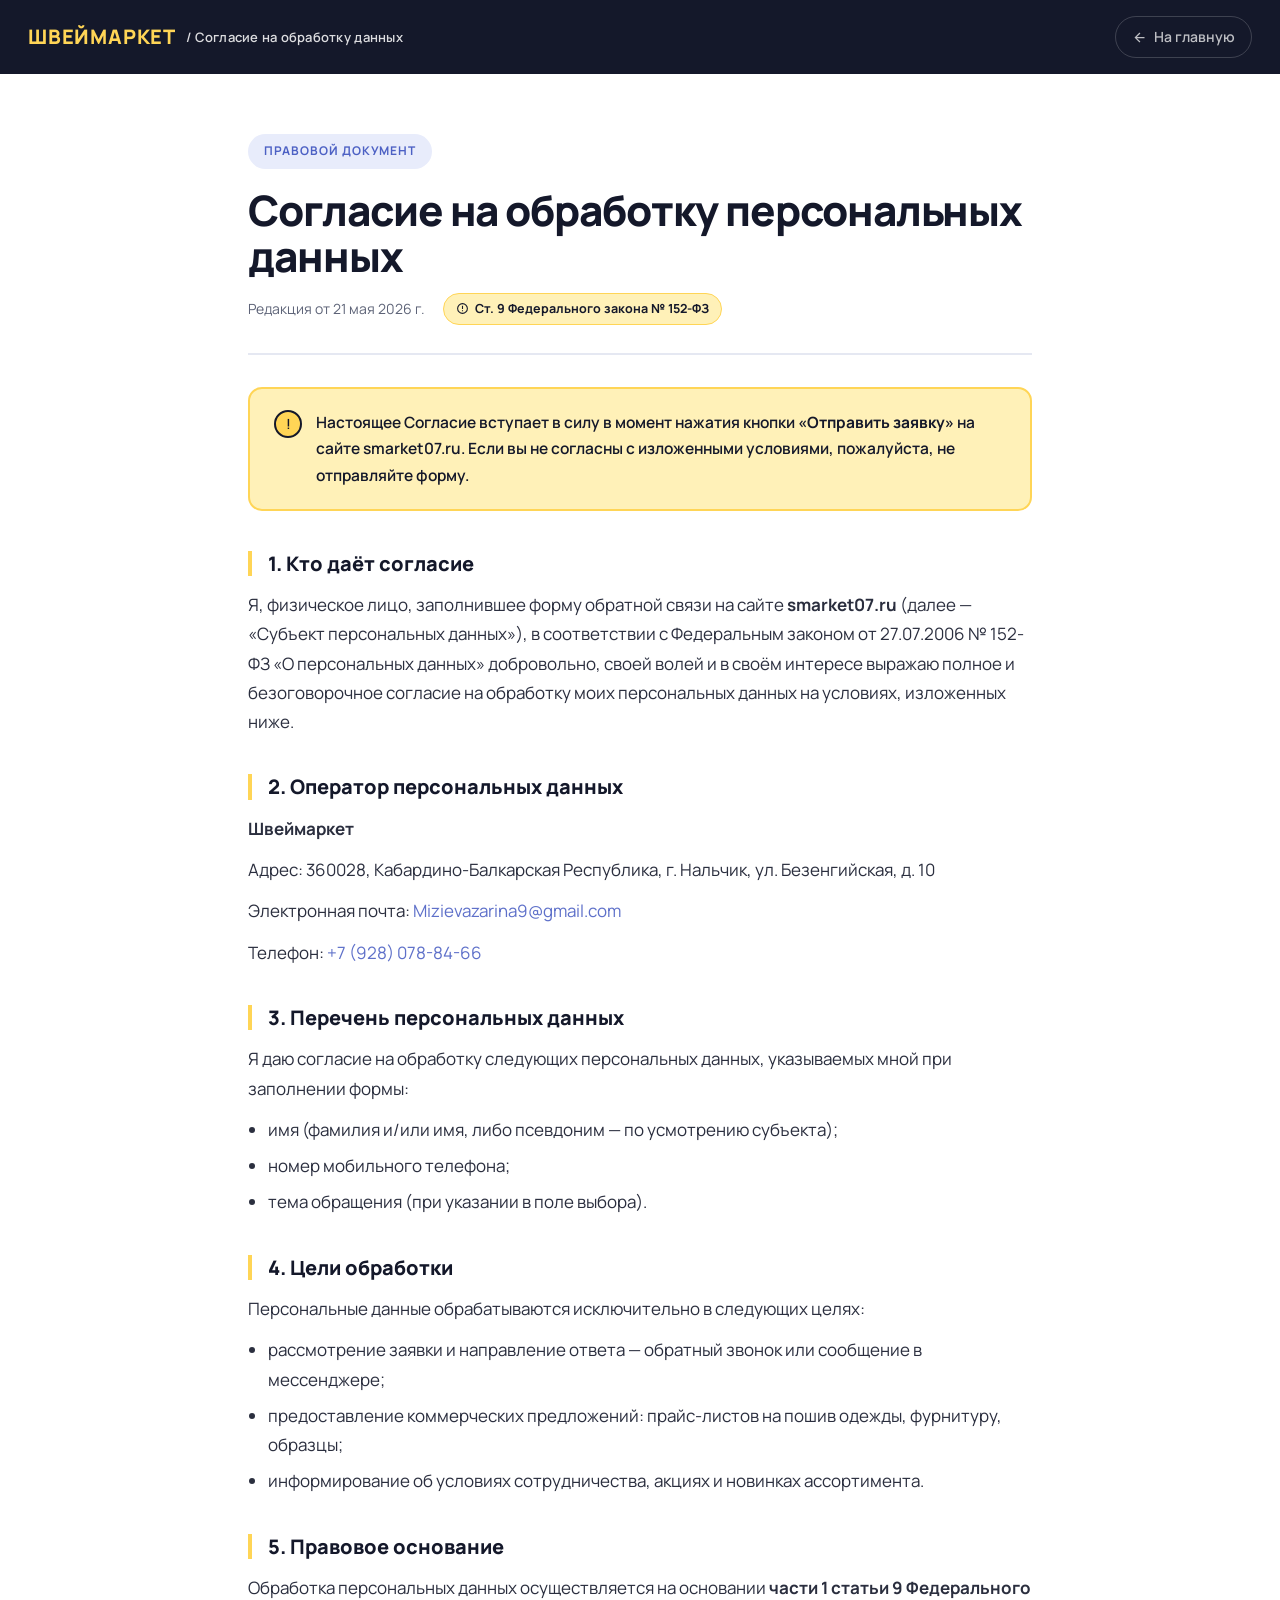
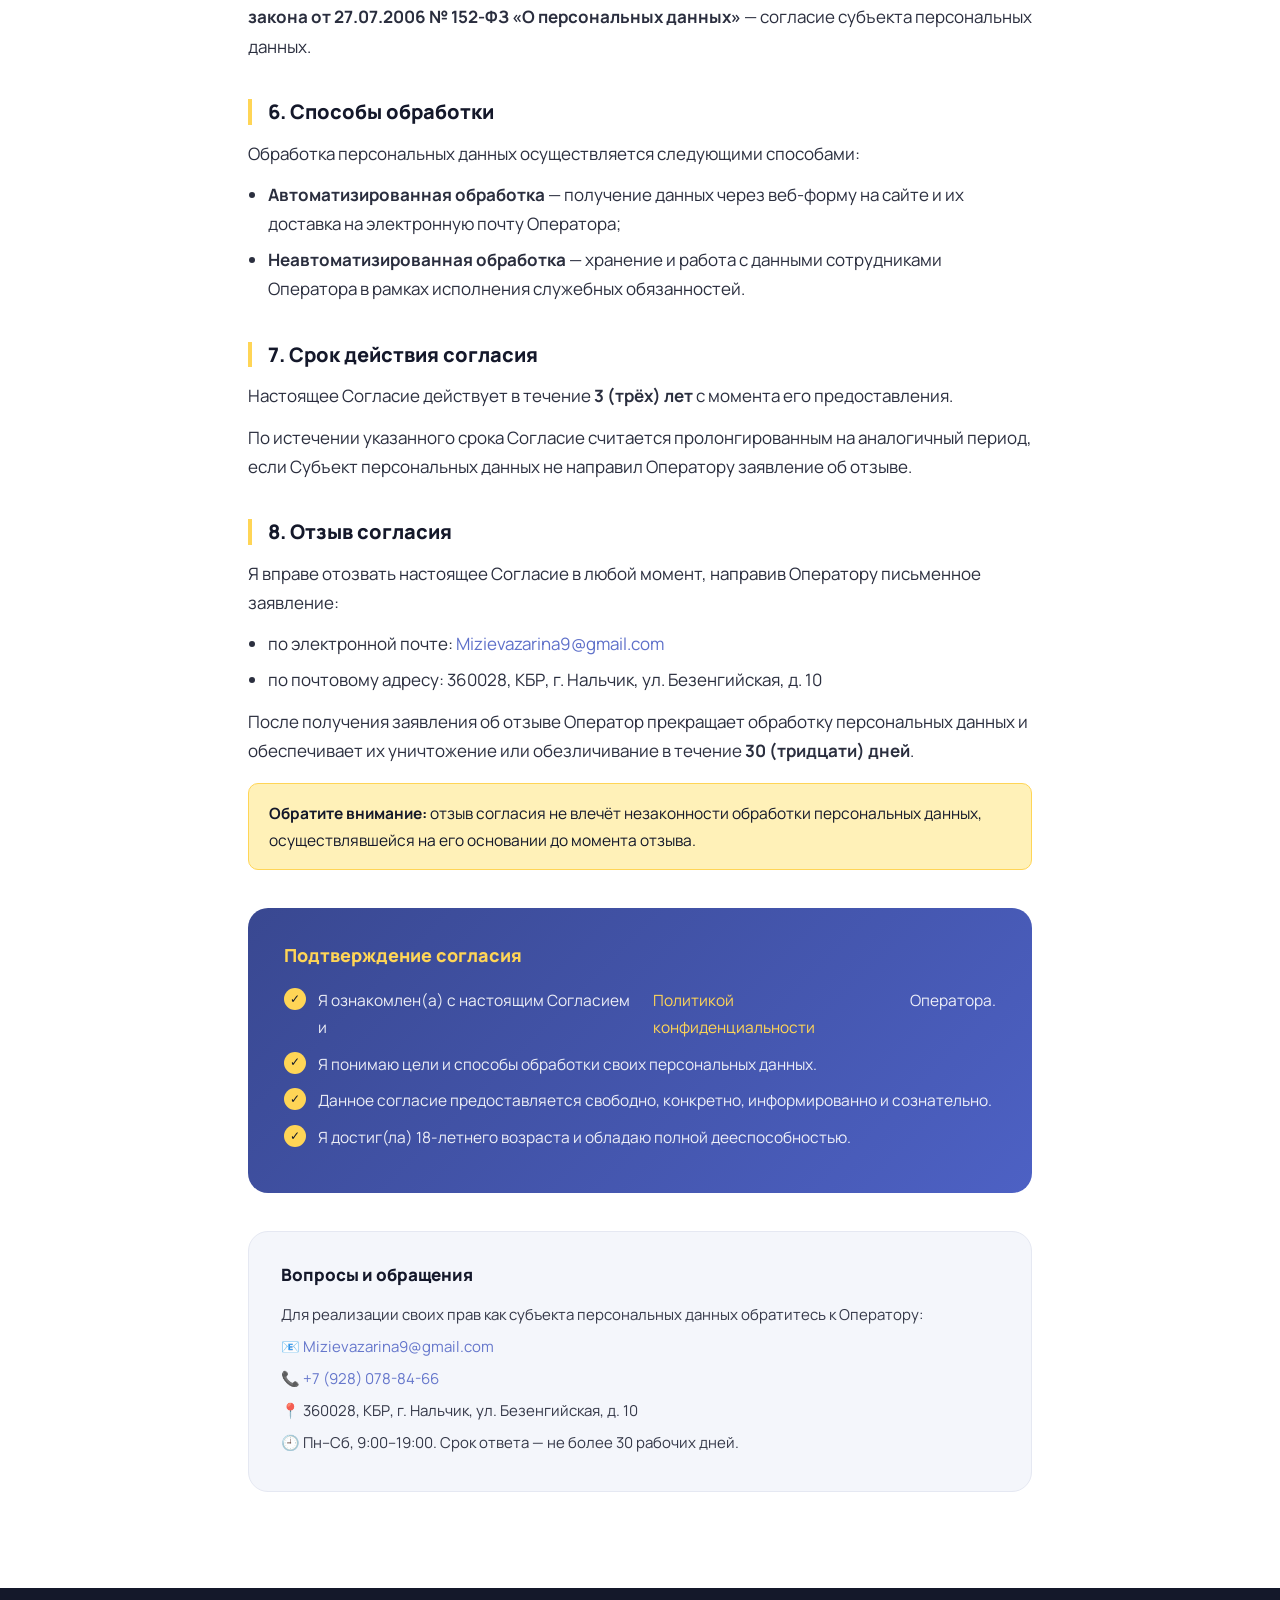
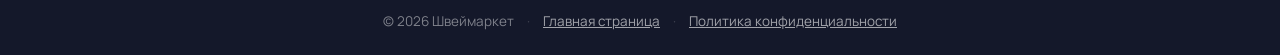
<file: consent.html>
<!DOCTYPE html>
<html lang="ru">
<head>
  <meta charset="UTF-8" />
  <meta name="viewport" content="width=device-width, initial-scale=1.0" />
  <meta name="robots" content="noindex, follow" />
  <title>Согласие на обработку персональных данных — Швеймаркет</title>
  <link rel="icon" type="image/svg+xml" href="data:image/svg+xml,%3Csvg%20xmlns='http://www.w3.org/2000/svg'%20viewBox='0%200%2032%2032'%3E%3Crect%20width='32'%20height='32'%20rx='7'%20fill='%234D61C4'/%3E%3Cpath%20d='M9%2023l14-14m-2%200h2v2'%20stroke='%23FFD556'%20stroke-width='2.4'%20stroke-linecap='round'%20fill='none'/%3E%3Ccircle%20cx='9'%20cy='23'%20r='1.6'%20fill='%23FFD556'/%3E%3C/svg%3E" />
  <link rel="preconnect" href="https://fonts.googleapis.com" />
  <link rel="preconnect" href="https://fonts.gstatic.com" crossorigin />
  <link href="https://fonts.googleapis.com/css2?family=Manrope:wght@400;500;600;700;800;900&display=swap" rel="stylesheet" />
  <style>
    *, *::before, *::after { box-sizing: border-box; }
    * { margin: 0; padding: 0; }
    html { scroll-behavior: smooth; }
    body {
      font-family: 'Manrope', -apple-system, BlinkMacSystemFont, 'Segoe UI', system-ui, sans-serif;
      font-size: 17px;
      line-height: 1.72;
      color: #14182A;
      background: #fff;
      -webkit-font-smoothing: antialiased;
    }
    a { color: #4D61C4; text-decoration: none; }
    a:hover { text-decoration: underline; }
    ul, ol { list-style: none; }

    /* ---- Header ---- */
    .doc-header {
      background: #14182A;
      padding: 16px 28px;
      display: flex;
      align-items: center;
      justify-content: space-between;
      gap: 16px;
      position: sticky;
      top: 0;
      z-index: 10;
    }
    .doc-header__logo {
      color: #FFD556;
      font-weight: 900;
      font-size: 20px;
      letter-spacing: .04em;
      text-decoration: none;
      display: flex;
      align-items: center;
      gap: 10px;
    }
    .doc-header__logo span { color: rgba(255,255,255,.85); font-weight: 600; font-size: 13px; letter-spacing: .02em; }
    .doc-header__back {
      display: inline-flex;
      align-items: center;
      gap: 7px;
      color: rgba(255,255,255,.72);
      font-size: 14px;
      font-weight: 600;
      text-decoration: none;
      padding: 8px 16px;
      border: 1px solid rgba(255,255,255,.18);
      border-radius: 999px;
      transition: color .15s, border-color .15s, background .15s;
    }
    .doc-header__back:hover { color: #FFD556; border-color: #FFD556; background: rgba(255,213,86,.08); text-decoration: none; }
    .doc-header__back svg { flex: 0 0 auto; }

    /* ---- Content ---- */
    .doc-wrap {
      max-width: 840px;
      margin: 0 auto;
      padding: 60px 28px 96px;
    }
    .doc-eyebrow {
      display: inline-flex;
      align-items: center;
      gap: 8px;
      padding: 7px 16px;
      background: #E8ECFB;
      color: #4D61C4;
      font-size: 12px;
      font-weight: 700;
      letter-spacing: .08em;
      text-transform: uppercase;
      border-radius: 999px;
      margin-bottom: 18px;
    }
    .doc-title {
      font-size: clamp(27px, 4.5vw, 42px);
      font-weight: 900;
      color: #14182A;
      line-height: 1.1;
      letter-spacing: -.025em;
      margin-bottom: 14px;
    }
    .doc-meta {
      color: #5E6478;
      font-size: 14px;
      margin-bottom: 32px;
      padding-bottom: 28px;
      border-bottom: 2px solid #E5E8F2;
      display: flex;
      flex-wrap: wrap;
      gap: 18px;
      align-items: center;
    }
    .doc-meta__badge {
      display: inline-flex;
      align-items: center;
      gap: 6px;
      background: #FFF1B8;
      border: 1.5px solid #FFD556;
      border-radius: 999px;
      padding: 4px 12px;
      font-size: 12.5px;
      font-weight: 700;
      color: #14182A;
    }

    /* ---- Alert ---- */
    .doc-alert {
      background: #FFF1B8;
      border: 2px solid #FFD556;
      border-radius: 14px;
      padding: 20px 24px;
      margin-bottom: 40px;
      font-size: 15.5px;
      font-weight: 600;
      color: #14182A;
      display: flex;
      gap: 14px;
      align-items: flex-start;
    }
    .doc-alert__icon {
      flex: 0 0 auto;
      width: 28px;
      height: 28px;
      background: #FFD556;
      border-radius: 50%;
      border: 2px solid #14182A;
      display: inline-flex;
      align-items: center;
      justify-content: center;
      font-size: 14px;
      margin-top: 1px;
    }

    .doc-section { margin-bottom: 38px; }
    .doc-section h2 {
      font-size: 20px;
      font-weight: 800;
      color: #14182A;
      margin-bottom: 14px;
      padding-left: 16px;
      border-left: 4px solid #FFD556;
      line-height: 1.28;
    }
    .doc-section p { color: #14182A; margin-bottom: 12px; opacity: .9; }
    .doc-section ul, .doc-section ol {
      padding-left: 20px;
      margin-bottom: 12px;
    }
    .doc-section ul { list-style: disc; }
    .doc-section ol { list-style: decimal; }
    .doc-section li { margin-bottom: 7px; opacity: .9; }
    .doc-section strong { font-weight: 700; opacity: 1; }
    .doc-section a { color: #4D61C4; }

    .doc-note {
      background: #F4F6FB;
      border: 1.5px solid #E5E8F2;
      border-left: 4px solid #4D61C4;
      border-radius: 10px;
      padding: 16px 20px;
      margin: 18px 0;
      font-size: 15.5px;
      color: #14182A;
    }
    .doc-warn {
      background: #FFF1B8;
      border: 1.5px solid #FFD556;
      border-radius: 10px;
      padding: 16px 20px;
      margin: 18px 0;
      font-size: 15.5px;
      color: #14182A;
    }

    /* Confirmation card */
    .doc-confirm {
      background: linear-gradient(135deg, #394891 0%, #4D61C4 100%);
      border-radius: 20px;
      padding: 32px 36px;
      margin-top: 10px;
      margin-bottom: 38px;
    }
    .doc-confirm h3 { font-size: 18px; font-weight: 800; color: #FFD556; margin-bottom: 16px; }
    .doc-confirm ul { list-style: none; padding: 0; }
    .doc-confirm li {
      display: flex;
      gap: 12px;
      align-items: flex-start;
      color: rgba(255,255,255,.9);
      font-size: 15.5px;
      margin-bottom: 10px;
      opacity: 1;
    }
    .doc-confirm li::before {
      content: "✓";
      flex: 0 0 auto;
      width: 22px;
      height: 22px;
      background: #FFD556;
      color: #14182A;
      border-radius: 50%;
      display: inline-flex;
      align-items: center;
      justify-content: center;
      font-size: 12px;
      font-weight: 900;
      margin-top: 1px;
    }
    .doc-confirm a { color: #FFD556; }

    /* Contact box */
    .doc-contact {
      background: #F4F6FB;
      border: 1.5px solid #E5E8F2;
      border-radius: 20px;
      padding: 28px 32px;
      margin-top: 14px;
    }
    .doc-contact h3 { font-size: 17px; font-weight: 800; margin-bottom: 14px; color: #14182A; }
    .doc-contact p { font-size: 15px; line-height: 1.6; color: #14182A; margin-bottom: 8px; opacity: .85; }
    .doc-contact a { color: #4D61C4; }
    .doc-contact a:hover { text-decoration: underline; }

    /* Footer */
    .doc-footer {
      background: #14182A;
      color: rgba(255,255,255,.45);
      text-align: center;
      padding: 22px 28px;
      font-size: 13.5px;
      line-height: 1.7;
    }
    .doc-footer a { color: rgba(255,255,255,.6); text-decoration: underline; }
    .doc-footer a:hover { color: #FFD556; }
    .doc-footer__sep { margin: 0 10px; opacity: .4; }

    @media (max-width: 600px) {
      .doc-wrap { padding: 36px 18px 64px; }
      .doc-header { padding: 14px 18px; }
      .doc-header__logo span { display: none; }
      .doc-confirm, .doc-contact { padding: 22px 20px; }
    }
  </style>
</head>
<body>

  <header class="doc-header">
    <a href="index.html" class="doc-header__logo">
      ШВЕЙМАРКЕТ
      <span>/ Согласие на обработку данных</span>
    </a>
    <a href="index.html" class="doc-header__back">
      <svg viewBox="0 0 24 24" width="15" height="15" fill="currentColor"><path d="M20 11H7.83l5.59-5.59L12 4l-8 8 8 8 1.41-1.41L7.83 13H20z"/></svg>
      На главную
    </a>
  </header>

  <main class="doc-wrap">

    <span class="doc-eyebrow">Правовой документ</span>
    <h1 class="doc-title">Согласие на обработку персональных данных</h1>
    <div class="doc-meta">
      <span>Редакция от 21 мая 2026 г.</span>
      <span class="doc-meta__badge">
        <svg viewBox="0 0 24 24" width="13" height="13" fill="currentColor"><path d="M12 2a10 10 0 100 20A10 10 0 0012 2zm0 18a8 8 0 110-16 8 8 0 010 16zm-1-5h2v2h-2zm0-8h2v6h-2z"/></svg>
        Ст. 9 Федерального закона № 152-ФЗ
      </span>
    </div>

    <div class="doc-alert">
      <span class="doc-alert__icon">!</span>
      <div>Настоящее Согласие вступает в силу в момент нажатия кнопки <strong>«Отправить заявку»</strong> на сайте smarket07.ru. Если вы не согласны с изложенными условиями, пожалуйста, не отправляйте форму.</div>
    </div>

    <!-- 1 -->
    <div class="doc-section">
      <h2>1. Кто даёт согласие</h2>
      <p>Я, физическое лицо, заполнившее форму обратной связи на сайте <strong>smarket07.ru</strong> (далее — «Субъект персональных данных»), в соответствии с Федеральным законом от 27.07.2006 № 152-ФЗ «О персональных данных» добровольно, своей волей и в своём интересе выражаю полное и безоговорочное согласие на обработку моих персональных данных на условиях, изложенных ниже.</p>
    </div>

    <!-- 2 -->
    <div class="doc-section">
      <h2>2. Оператор персональных данных</h2>
      <p><strong>Швеймаркет</strong></p>
      <p>Адрес: 360028, Кабардино-Балкарская Республика, г. Нальчик, ул. Безенгийская, д. 10</p>
      <p>Электронная почта: <a href="mailto:Mizievazarina9@gmail.com">Mizievazarina9@gmail.com</a></p>
      <p>Телефон: <a href="tel:+79280788466">+7 (928) 078-84-66</a></p>
    </div>

    <!-- 3 -->
    <div class="doc-section">
      <h2>3. Перечень персональных данных</h2>
      <p>Я даю согласие на обработку следующих персональных данных, указываемых мной при заполнении формы:</p>
      <ul>
        <li>имя (фамилия и/или имя, либо псевдоним — по усмотрению субъекта);</li>
        <li>номер мобильного телефона;</li>
        <li>тема обращения (при указании в поле выбора).</li>
      </ul>
    </div>

    <!-- 4 -->
    <div class="doc-section">
      <h2>4. Цели обработки</h2>
      <p>Персональные данные обрабатываются исключительно в следующих целях:</p>
      <ul>
        <li>рассмотрение заявки и направление ответа — обратный звонок или сообщение в мессенджере;</li>
        <li>предоставление коммерческих предложений: прайс-листов на пошив одежды, фурнитуру, образцы;</li>
        <li>информирование об условиях сотрудничества, акциях и новинках ассортимента.</li>
      </ul>
    </div>

    <!-- 5 -->
    <div class="doc-section">
      <h2>5. Правовое основание</h2>
      <p>Обработка персональных данных осуществляется на основании <strong>части 1 статьи 9 Федерального закона от 27.07.2006 № 152-ФЗ «О персональных данных»</strong> — согласие субъекта персональных данных.</p>
    </div>

    <!-- 6 -->
    <div class="doc-section">
      <h2>6. Способы обработки</h2>
      <p>Обработка персональных данных осуществляется следующими способами:</p>
      <ul>
        <li><strong>Автоматизированная обработка</strong> — получение данных через веб-форму на сайте и их доставка на электронную почту Оператора;</li>
        <li><strong>Неавтоматизированная обработка</strong> — хранение и работа с данными сотрудниками Оператора в рамках исполнения служебных обязанностей.</li>
      </ul>
    </div>

    <!-- 7 -->
    <div class="doc-section">
      <h2>7. Срок действия согласия</h2>
      <p>Настоящее Согласие действует в течение <strong>3 (трёх) лет</strong> с момента его предоставления.</p>
      <p>По истечении указанного срока Согласие считается пролонгированным на аналогичный период, если Субъект персональных данных не направил Оператору заявление об отзыве.</p>
    </div>

    <!-- 8 -->
    <div class="doc-section">
      <h2>8. Отзыв согласия</h2>
      <p>Я вправе отозвать настоящее Согласие в любой момент, направив Оператору письменное заявление:</p>
      <ul>
        <li>по электронной почте: <a href="mailto:Mizievazarina9@gmail.com">Mizievazarina9@gmail.com</a></li>
        <li>по почтовому адресу: 360028, КБР, г. Нальчик, ул. Безенгийская, д. 10</li>
      </ul>
      <p>После получения заявления об отзыве Оператор прекращает обработку персональных данных и обеспечивает их уничтожение или обезличивание в течение <strong>30 (тридцати) дней</strong>.</p>
      <div class="doc-warn">
        <strong>Обратите внимание:</strong> отзыв согласия не влечёт незаконности обработки персональных данных, осуществлявшейся на его основании до момента отзыва.
      </div>
    </div>

    <!-- Confirmation -->
    <div class="doc-confirm">
      <h3>Подтверждение согласия</h3>
      <ul>
        <li>Я ознакомлен(а) с настоящим Согласием и <a href="privacy.html">Политикой конфиденциальности</a> Оператора.</li>
        <li>Я понимаю цели и способы обработки своих персональных данных.</li>
        <li>Данное согласие предоставляется свободно, конкретно, информированно и сознательно.</li>
        <li>Я достиг(ла) 18-летнего возраста и обладаю полной дееспособностью.</li>
      </ul>
    </div>

    <!-- Contacts -->
    <div class="doc-contact">
      <h3>Вопросы и обращения</h3>
      <p>Для реализации своих прав как субъекта персональных данных обратитесь к Оператору:</p>
      <p>📧 <a href="mailto:Mizievazarina9@gmail.com">Mizievazarina9@gmail.com</a></p>
      <p>📞 <a href="tel:+79280788466">+7 (928) 078-84-66</a></p>
      <p>📍 360028, КБР, г. Нальчик, ул. Безенгийская, д. 10</p>
      <p>🕘 Пн–Сб, 9:00–19:00. Срок ответа — не более 30 рабочих дней.</p>
    </div>

  </main>

  <footer class="doc-footer">
    <p>
      © 2026 Швеймаркет
      <span class="doc-footer__sep">·</span>
      <a href="index.html">Главная страница</a>
      <span class="doc-footer__sep">·</span>
      <a href="privacy.html">Политика конфиденциальности</a>
    </p>
  </footer>

</body>
</html>
</file>
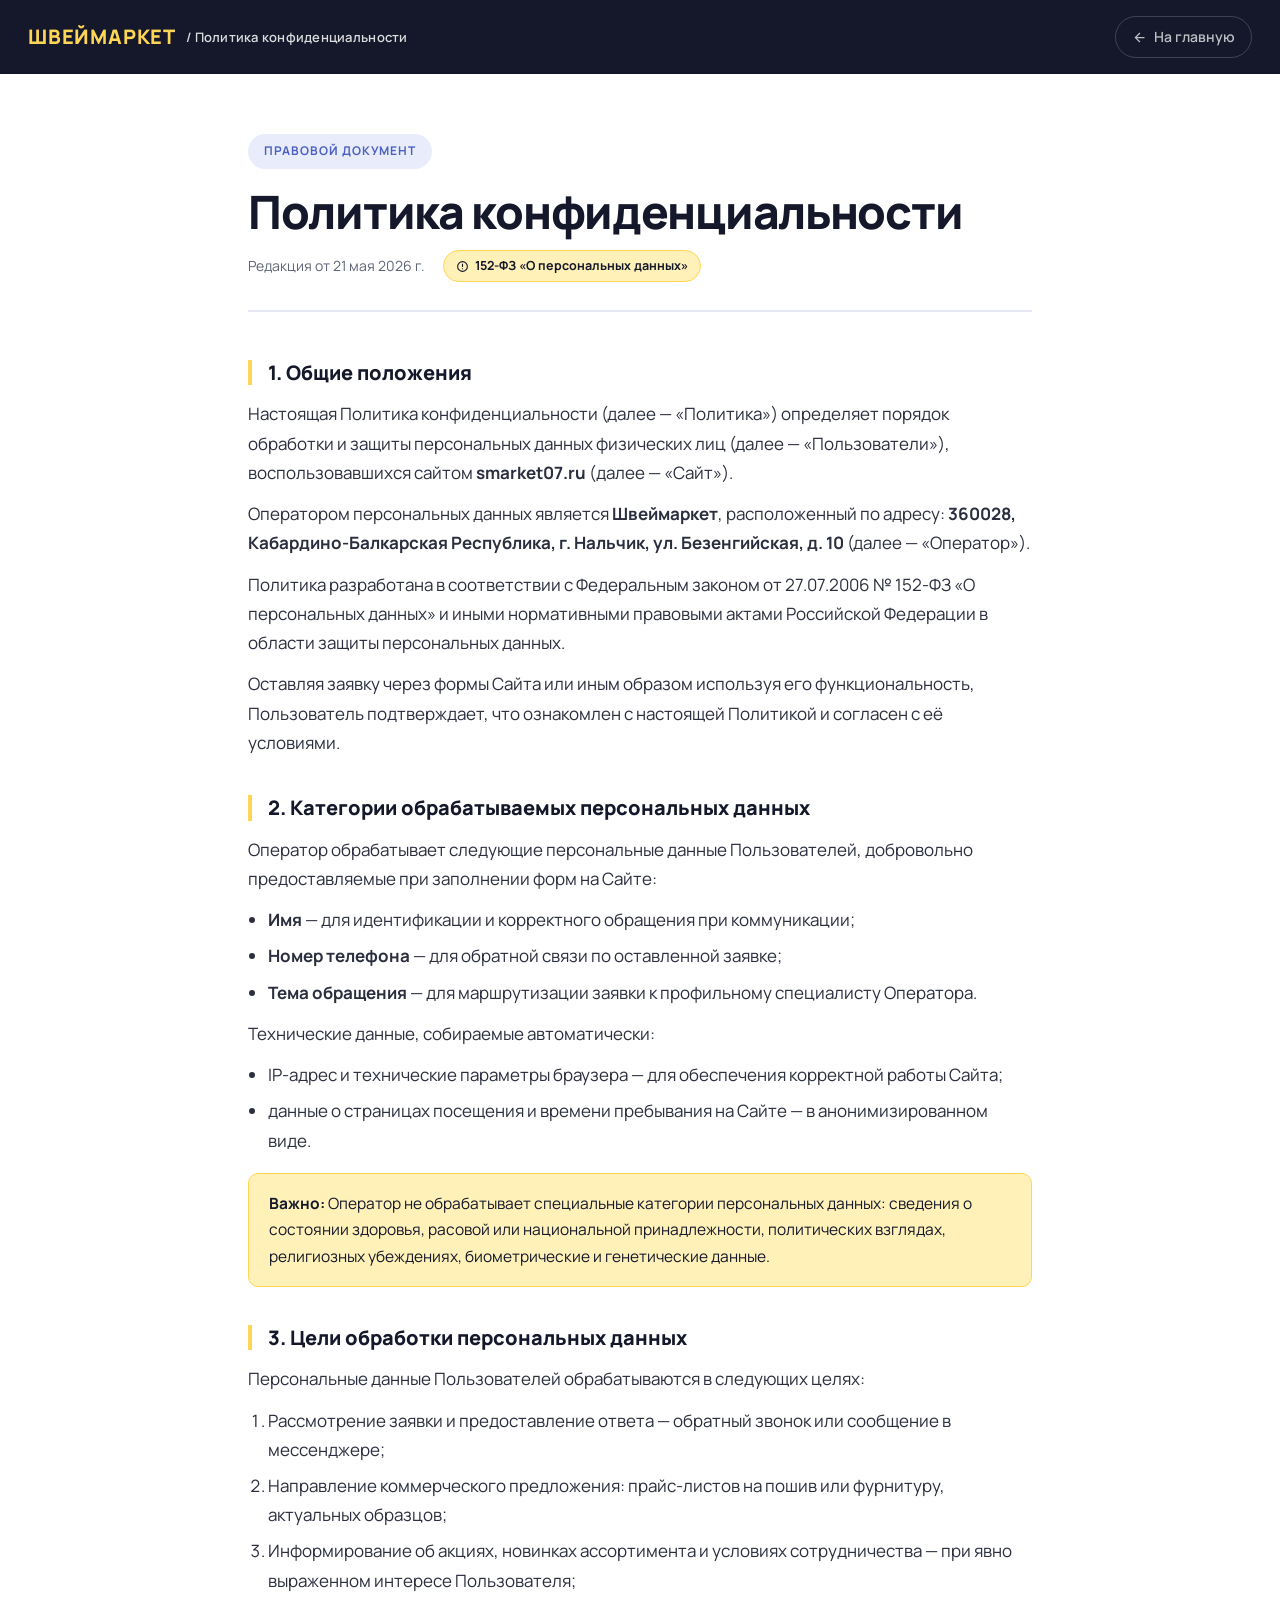
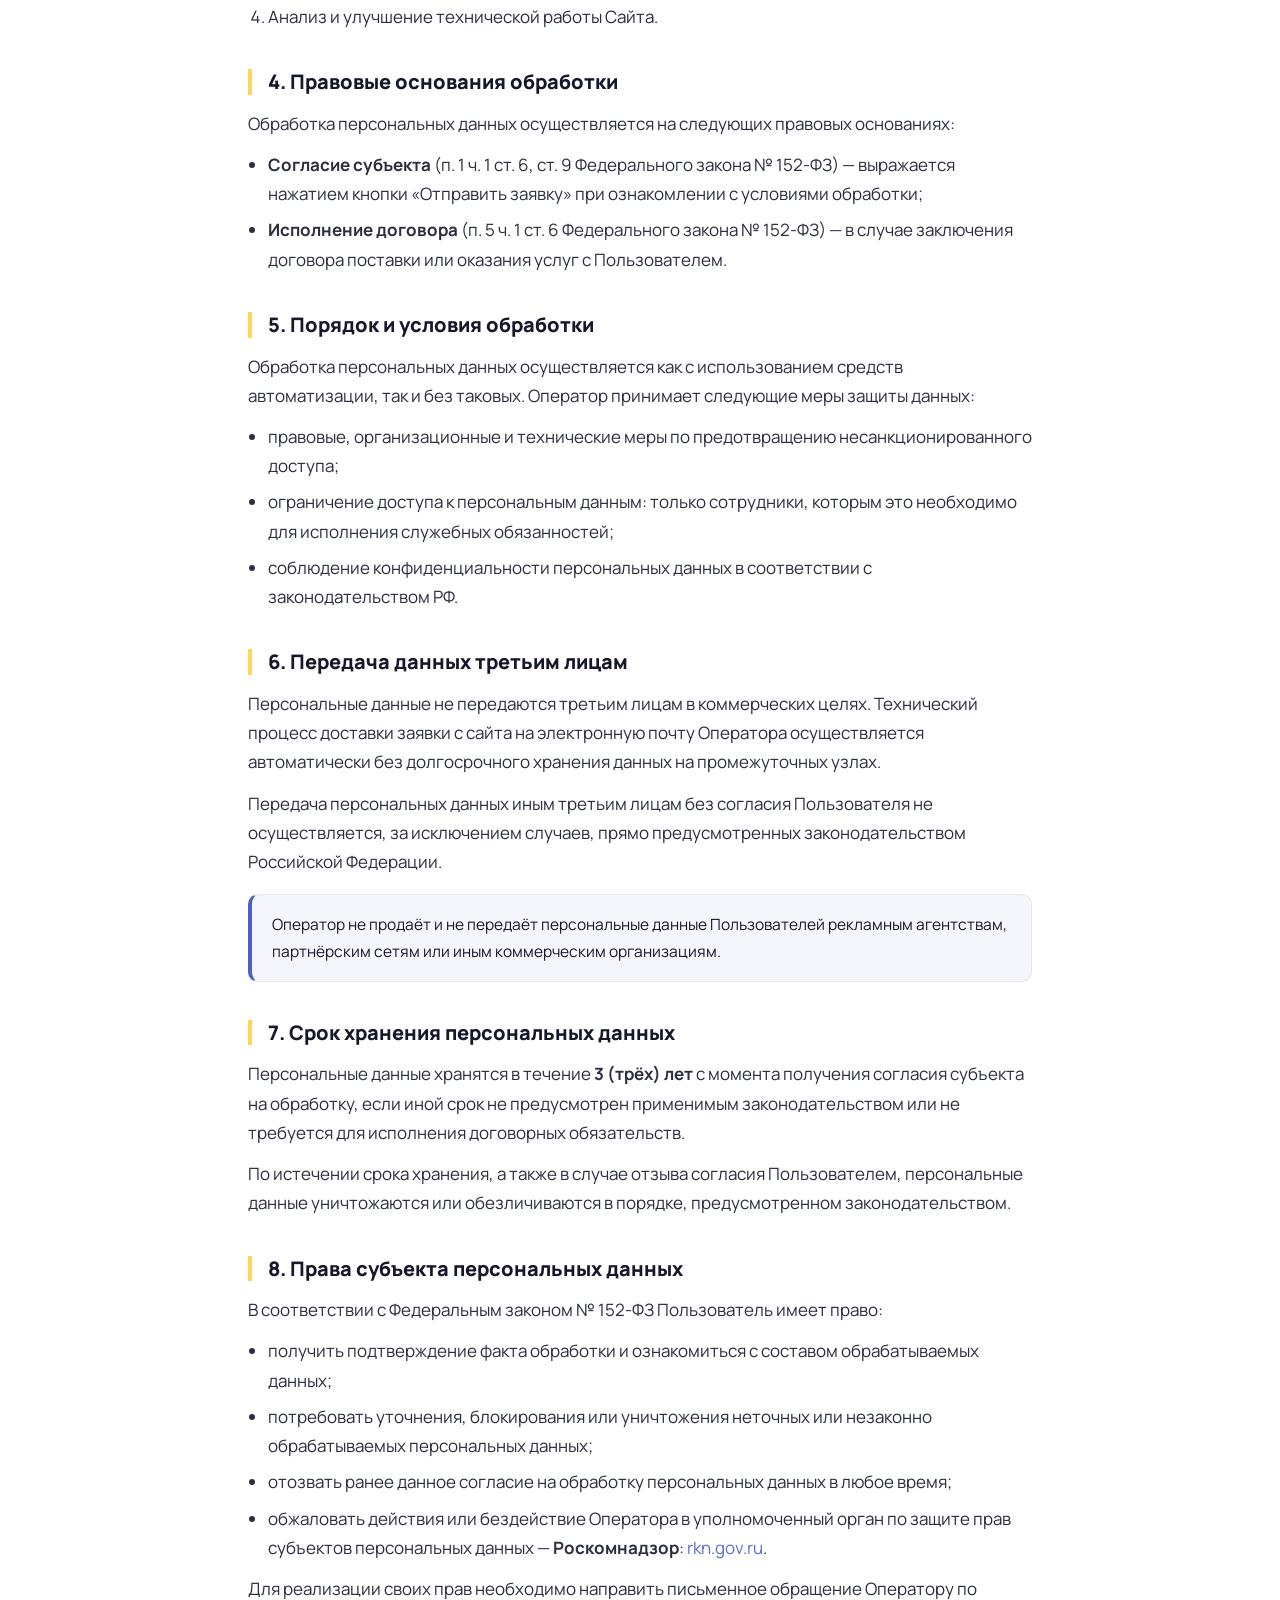
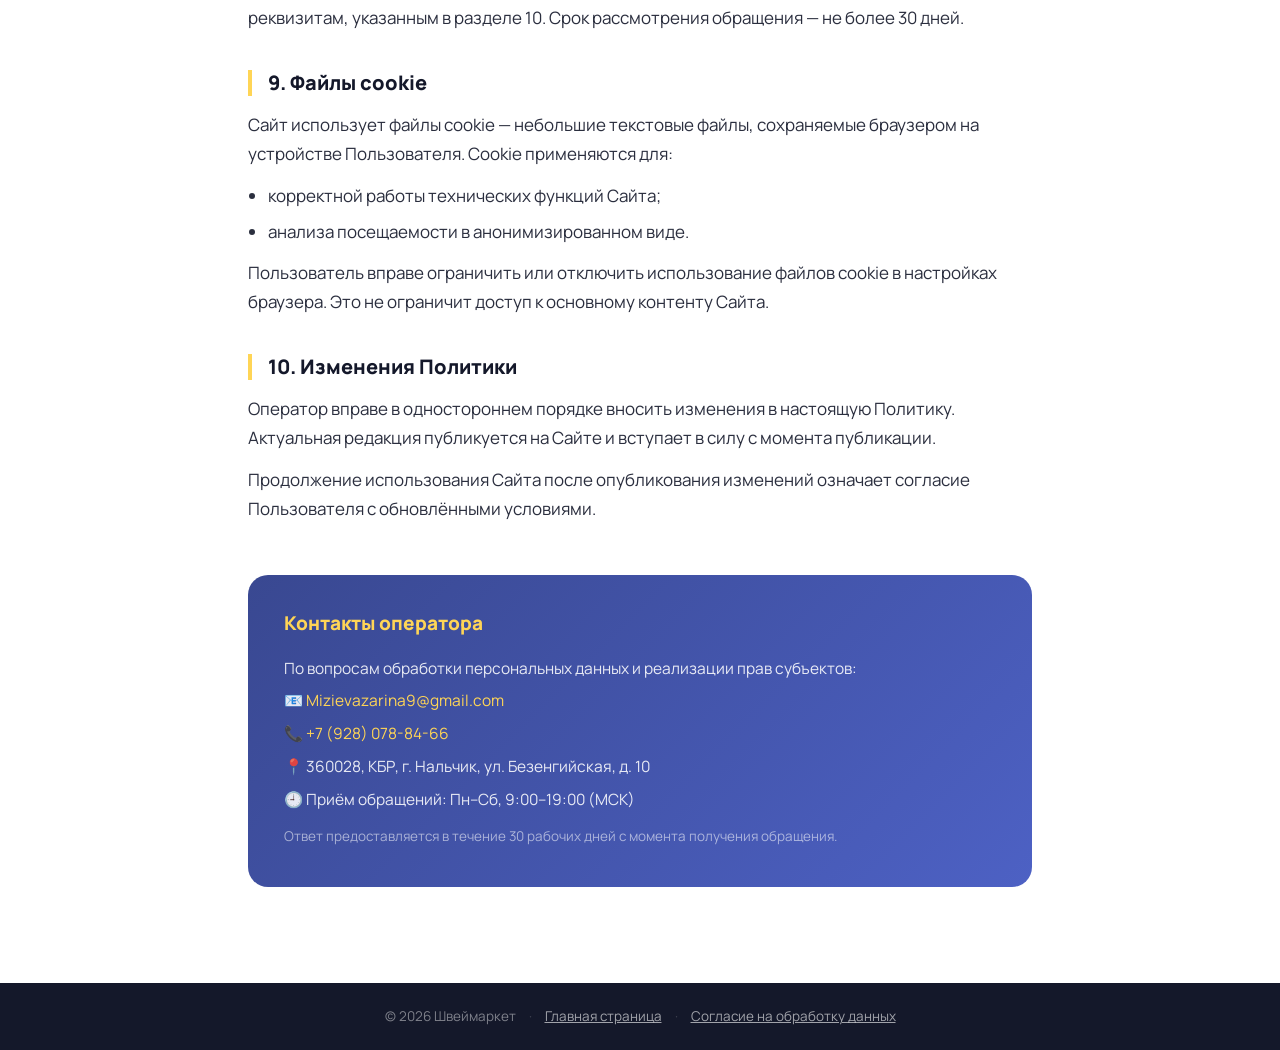
<file: privacy.html>
<!DOCTYPE html>
<html lang="ru">
<head>
  <meta charset="UTF-8" />
  <meta name="viewport" content="width=device-width, initial-scale=1.0" />
  <meta name="robots" content="noindex, follow" />
  <title>Политика конфиденциальности — Швеймаркет</title>
  <link rel="icon" type="image/svg+xml" href="data:image/svg+xml,%3Csvg%20xmlns='http://www.w3.org/2000/svg'%20viewBox='0%200%2032%2032'%3E%3Crect%20width='32'%20height='32'%20rx='7'%20fill='%234D61C4'/%3E%3Cpath%20d='M9%2023l14-14m-2%200h2v2'%20stroke='%23FFD556'%20stroke-width='2.4'%20stroke-linecap='round'%20fill='none'/%3E%3Ccircle%20cx='9'%20cy='23'%20r='1.6'%20fill='%23FFD556'/%3E%3C/svg%3E" />
  <link rel="preconnect" href="https://fonts.googleapis.com" />
  <link rel="preconnect" href="https://fonts.gstatic.com" crossorigin />
  <link href="https://fonts.googleapis.com/css2?family=Manrope:wght@400;500;600;700;800;900&display=swap" rel="stylesheet" />
  <style>
    *, *::before, *::after { box-sizing: border-box; }
    * { margin: 0; padding: 0; }
    html { scroll-behavior: smooth; }
    body {
      font-family: 'Manrope', -apple-system, BlinkMacSystemFont, 'Segoe UI', system-ui, sans-serif;
      font-size: 17px;
      line-height: 1.72;
      color: #14182A;
      background: #fff;
      -webkit-font-smoothing: antialiased;
    }
    a { color: #4D61C4; text-decoration: none; }
    a:hover { text-decoration: underline; }
    ul, ol { list-style: none; }

    /* ---- Header ---- */
    .doc-header {
      background: #14182A;
      padding: 16px 28px;
      display: flex;
      align-items: center;
      justify-content: space-between;
      gap: 16px;
      position: sticky;
      top: 0;
      z-index: 10;
    }
    .doc-header__logo {
      color: #FFD556;
      font-weight: 900;
      font-size: 20px;
      letter-spacing: .04em;
      text-decoration: none;
      display: flex;
      align-items: center;
      gap: 10px;
    }
    .doc-header__logo span { color: rgba(255,255,255,.85); font-weight: 600; font-size: 13px; letter-spacing: .02em; }
    .doc-header__back {
      display: inline-flex;
      align-items: center;
      gap: 7px;
      color: rgba(255,255,255,.72);
      font-size: 14px;
      font-weight: 600;
      text-decoration: none;
      padding: 8px 16px;
      border: 1px solid rgba(255,255,255,.18);
      border-radius: 999px;
      transition: color .15s, border-color .15s, background .15s;
    }
    .doc-header__back:hover { color: #FFD556; border-color: #FFD556; background: rgba(255,213,86,.08); text-decoration: none; }
    .doc-header__back svg { flex: 0 0 auto; }

    /* ---- Content ---- */
    .doc-wrap {
      max-width: 840px;
      margin: 0 auto;
      padding: 60px 28px 96px;
    }
    .doc-eyebrow {
      display: inline-flex;
      align-items: center;
      gap: 8px;
      padding: 7px 16px;
      background: #E8ECFB;
      color: #4D61C4;
      font-size: 12px;
      font-weight: 700;
      letter-spacing: .08em;
      text-transform: uppercase;
      border-radius: 999px;
      margin-bottom: 18px;
    }
    .doc-title {
      font-size: clamp(30px, 5vw, 46px);
      font-weight: 900;
      color: #14182A;
      line-height: 1.08;
      letter-spacing: -.028em;
      margin-bottom: 14px;
    }
    .doc-meta {
      color: #5E6478;
      font-size: 14px;
      margin-bottom: 48px;
      padding-bottom: 28px;
      border-bottom: 2px solid #E5E8F2;
      display: flex;
      flex-wrap: wrap;
      gap: 18px;
      align-items: center;
    }
    .doc-meta__badge {
      display: inline-flex;
      align-items: center;
      gap: 6px;
      background: #FFF1B8;
      border: 1.5px solid #FFD556;
      border-radius: 999px;
      padding: 4px 12px;
      font-size: 12.5px;
      font-weight: 700;
      color: #14182A;
    }

    .doc-section { margin-bottom: 38px; }
    .doc-section h2 {
      font-size: 20px;
      font-weight: 800;
      color: #14182A;
      margin-bottom: 14px;
      padding-left: 16px;
      border-left: 4px solid #FFD556;
      line-height: 1.28;
    }
    .doc-section p { color: #14182A; margin-bottom: 12px; opacity: .9; }
    .doc-section ul, .doc-section ol {
      padding-left: 20px;
      margin-bottom: 12px;
    }
    .doc-section ul { list-style: disc; }
    .doc-section ol { list-style: decimal; }
    .doc-section li { margin-bottom: 7px; opacity: .9; }
    .doc-section strong { font-weight: 700; opacity: 1; }
    .doc-section a { color: #4D61C4; }

    .doc-note {
      background: #F4F6FB;
      border: 1.5px solid #E5E8F2;
      border-left: 4px solid #4D61C4;
      border-radius: 10px;
      padding: 16px 20px;
      margin: 18px 0;
      font-size: 15.5px;
      color: #14182A;
    }
    .doc-warn {
      background: #FFF1B8;
      border: 1.5px solid #FFD556;
      border-radius: 10px;
      padding: 16px 20px;
      margin: 18px 0;
      font-size: 15.5px;
      color: #14182A;
    }

    /* ---- Contact box ---- */
    .doc-contact {
      background: linear-gradient(135deg, #394891 0%, #4D61C4 100%);
      color: #fff;
      border-radius: 20px;
      padding: 32px 36px;
      margin-top: 52px;
    }
    .doc-contact h3 { font-size: 19px; font-weight: 800; margin-bottom: 16px; color: #FFD556; }
    .doc-contact p { font-size: 15.5px; line-height: 1.6; color: rgba(255,255,255,.88); margin-bottom: 8px; }
    .doc-contact a { color: #FFD556; }
    .doc-contact a:hover { text-decoration: underline; }
    .doc-contact__note { margin-top: 14px !important; font-size: 13.5px !important; color: rgba(255,255,255,.55) !important; }

    /* ---- Footer ---- */
    .doc-footer {
      background: #14182A;
      color: rgba(255,255,255,.45);
      text-align: center;
      padding: 22px 28px;
      font-size: 13.5px;
      line-height: 1.7;
    }
    .doc-footer a { color: rgba(255,255,255,.6); text-decoration: underline; }
    .doc-footer a:hover { color: #FFD556; }
    .doc-footer__sep { margin: 0 10px; opacity: .4; }

    @media (max-width: 600px) {
      .doc-wrap { padding: 36px 18px 64px; }
      .doc-header { padding: 14px 18px; }
      .doc-header__logo span { display: none; }
      .doc-contact { padding: 24px 22px; }
    }
  </style>
</head>
<body>

  <header class="doc-header">
    <a href="index.html" class="doc-header__logo">
      ШВЕЙМАРКЕТ
      <span>/ Политика конфиденциальности</span>
    </a>
    <a href="index.html" class="doc-header__back">
      <svg viewBox="0 0 24 24" width="15" height="15" fill="currentColor"><path d="M20 11H7.83l5.59-5.59L12 4l-8 8 8 8 1.41-1.41L7.83 13H20z"/></svg>
      На главную
    </a>
  </header>

  <main class="doc-wrap">

    <span class="doc-eyebrow">Правовой документ</span>
    <h1 class="doc-title">Политика конфиденциальности</h1>
    <div class="doc-meta">
      <span>Редакция от 21 мая 2026 г.</span>
      <span class="doc-meta__badge">
        <svg viewBox="0 0 24 24" width="13" height="13" fill="currentColor"><path d="M12 2a10 10 0 100 20A10 10 0 0012 2zm0 18a8 8 0 110-16 8 8 0 010 16zm-1-5h2v2h-2zm0-8h2v6h-2z"/></svg>
        152-ФЗ «О персональных данных»
      </span>
    </div>

    <!-- 1 -->
    <div class="doc-section">
      <h2>1. Общие положения</h2>
      <p>Настоящая Политика конфиденциальности (далее — «Политика») определяет порядок обработки и защиты персональных данных физических лиц (далее — «Пользователи»), воспользовавшихся сайтом <strong>smarket07.ru</strong> (далее — «Сайт»).</p>
      <p>Оператором персональных данных является <strong>Швеймаркет</strong>, расположенный по адресу: <strong>360028, Кабардино-Балкарская Республика, г. Нальчик, ул. Безенгийская, д. 10</strong> (далее — «Оператор»).</p>
      <p>Политика разработана в соответствии с Федеральным законом от 27.07.2006 № 152-ФЗ «О персональных данных» и иными нормативными правовыми актами Российской Федерации в области защиты персональных данных.</p>
      <p>Оставляя заявку через формы Сайта или иным образом используя его функциональность, Пользователь подтверждает, что ознакомлен с настоящей Политикой и согласен с её условиями.</p>
    </div>

    <!-- 2 -->
    <div class="doc-section">
      <h2>2. Категории обрабатываемых персональных данных</h2>
      <p>Оператор обрабатывает следующие персональные данные Пользователей, добровольно предоставляемые при заполнении форм на Сайте:</p>
      <ul>
        <li><strong>Имя</strong> — для идентификации и корректного обращения при коммуникации;</li>
        <li><strong>Номер телефона</strong> — для обратной связи по оставленной заявке;</li>
        <li><strong>Тема обращения</strong> — для маршрутизации заявки к профильному специалисту Оператора.</li>
      </ul>
      <p>Технические данные, собираемые автоматически:</p>
      <ul>
        <li>IP-адрес и технические параметры браузера — для обеспечения корректной работы Сайта;</li>
        <li>данные о страницах посещения и времени пребывания на Сайте — в анонимизированном виде.</li>
      </ul>
      <div class="doc-warn">
        <strong>Важно:</strong> Оператор не обрабатывает специальные категории персональных данных: сведения о состоянии здоровья, расовой или национальной принадлежности, политических взглядах, религиозных убеждениях, биометрические и генетические данные.
      </div>
    </div>

    <!-- 3 -->
    <div class="doc-section">
      <h2>3. Цели обработки персональных данных</h2>
      <p>Персональные данные Пользователей обрабатываются в следующих целях:</p>
      <ol>
        <li>Рассмотрение заявки и предоставление ответа — обратный звонок или сообщение в мессенджере;</li>
        <li>Направление коммерческого предложения: прайс-листов на пошив или фурнитуру, актуальных образцов;</li>
        <li>Информирование об акциях, новинках ассортимента и условиях сотрудничества — при явно выраженном интересе Пользователя;</li>
        <li>Анализ и улучшение технической работы Сайта.</li>
      </ol>
    </div>

    <!-- 4 -->
    <div class="doc-section">
      <h2>4. Правовые основания обработки</h2>
      <p>Обработка персональных данных осуществляется на следующих правовых основаниях:</p>
      <ul>
        <li><strong>Согласие субъекта</strong> (п. 1 ч. 1 ст. 6, ст. 9 Федерального закона № 152-ФЗ) — выражается нажатием кнопки «Отправить заявку» при ознакомлении с условиями обработки;</li>
        <li><strong>Исполнение договора</strong> (п. 5 ч. 1 ст. 6 Федерального закона № 152-ФЗ) — в случае заключения договора поставки или оказания услуг с Пользователем.</li>
      </ul>
    </div>

    <!-- 5 -->
    <div class="doc-section">
      <h2>5. Порядок и условия обработки</h2>
      <p>Обработка персональных данных осуществляется как с использованием средств автоматизации, так и без таковых. Оператор принимает следующие меры защиты данных:</p>
      <ul>
        <li>правовые, организационные и технические меры по предотвращению несанкционированного доступа;</li>
        <li>ограничение доступа к персональным данным: только сотрудники, которым это необходимо для исполнения служебных обязанностей;</li>
        <li>соблюдение конфиденциальности персональных данных в соответствии с законодательством РФ.</li>
      </ul>
    </div>

    <!-- 6 -->
    <div class="doc-section">
      <h2>6. Передача данных третьим лицам</h2>
      <p>Персональные данные не передаются третьим лицам в коммерческих целях. Технический процесс доставки заявки с сайта на электронную почту Оператора осуществляется автоматически без долгосрочного хранения данных на промежуточных узлах.</p>
      <p>Передача персональных данных иным третьим лицам без согласия Пользователя не осуществляется, за исключением случаев, прямо предусмотренных законодательством Российской Федерации.</p>
      <div class="doc-note">
        Оператор не продаёт и не передаёт персональные данные Пользователей рекламным агентствам, партнёрским сетям или иным коммерческим организациям.
      </div>
    </div>

    <!-- 7 -->
    <div class="doc-section">
      <h2>7. Срок хранения персональных данных</h2>
      <p>Персональные данные хранятся в течение <strong>3 (трёх) лет</strong> с момента получения согласия субъекта на обработку, если иной срок не предусмотрен применимым законодательством или не требуется для исполнения договорных обязательств.</p>
      <p>По истечении срока хранения, а также в случае отзыва согласия Пользователем, персональные данные уничтожаются или обезличиваются в порядке, предусмотренном законодательством.</p>
    </div>

    <!-- 8 -->
    <div class="doc-section">
      <h2>8. Права субъекта персональных данных</h2>
      <p>В соответствии с Федеральным законом № 152-ФЗ Пользователь имеет право:</p>
      <ul>
        <li>получить подтверждение факта обработки и ознакомиться с составом обрабатываемых данных;</li>
        <li>потребовать уточнения, блокирования или уничтожения неточных или незаконно обрабатываемых персональных данных;</li>
        <li>отозвать ранее данное согласие на обработку персональных данных в любое время;</li>
        <li>обжаловать действия или бездействие Оператора в уполномоченный орган по защите прав субъектов персональных данных — <strong>Роскомнадзор</strong>: <a href="https://rkn.gov.ru" target="_blank" rel="noopener noreferrer">rkn.gov.ru</a>.</li>
      </ul>
      <p>Для реализации своих прав необходимо направить письменное обращение Оператору по реквизитам, указанным в разделе 10. Срок рассмотрения обращения — не более 30 дней.</p>
    </div>

    <!-- 9 -->
    <div class="doc-section">
      <h2>9. Файлы cookie</h2>
      <p>Сайт использует файлы cookie — небольшие текстовые файлы, сохраняемые браузером на устройстве Пользователя. Cookie применяются для:</p>
      <ul>
        <li>корректной работы технических функций Сайта;</li>
        <li>анализа посещаемости в анонимизированном виде.</li>
      </ul>
      <p>Пользователь вправе ограничить или отключить использование файлов cookie в настройках браузера. Это не ограничит доступ к основному контенту Сайта.</p>
    </div>

    <!-- 10 -->
    <div class="doc-section">
      <h2>10. Изменения Политики</h2>
      <p>Оператор вправе в одностороннем порядке вносить изменения в настоящую Политику. Актуальная редакция публикуется на Сайте и вступает в силу с момента публикации.</p>
      <p>Продолжение использования Сайта после опубликования изменений означает согласие Пользователя с обновлёнными условиями.</p>
    </div>

    <!-- Contact -->
    <div class="doc-contact">
      <h3>Контакты оператора</h3>
      <p>По вопросам обработки персональных данных и реализации прав субъектов:</p>
      <p>📧 <a href="mailto:Mizievazarina9@gmail.com">Mizievazarina9@gmail.com</a></p>
      <p>📞 <a href="tel:+79280788466">+7 (928) 078-84-66</a></p>
      <p>📍 360028, КБР, г. Нальчик, ул. Безенгийская, д. 10</p>
      <p>🕘 Приём обращений: Пн–Сб, 9:00–19:00 (МСК)</p>
      <p class="doc-contact__note">Ответ предоставляется в течение 30 рабочих дней с момента получения обращения.</p>
    </div>

  </main>

  <footer class="doc-footer">
    <p>
      © 2026 Швеймаркет
      <span class="doc-footer__sep">·</span>
      <a href="index.html">Главная страница</a>
      <span class="doc-footer__sep">·</span>
      <a href="consent.html">Согласие на обработку данных</a>
    </p>
  </footer>

</body>
</html>
</file>
<file: css/styles.css>
/* =========================================================
   Швеймаркет — лендинг
   Палитра: индиго #4D61C4 + жёлтый #FFD556 + белый
   Шрифт: Manrope
   ========================================================= */

/* ---------- Reset / base ---------- */
*, *::before, *::after { box-sizing: border-box; }
* { margin: 0; padding: 0; }
html { scroll-behavior: smooth; scroll-padding-top: 90px; -webkit-text-size-adjust: 100%; }
body {
  font-family: 'Manrope', -apple-system, BlinkMacSystemFont, 'Segoe UI', system-ui, sans-serif;
  font-size: 18.5px;
  line-height: 1.6;
  color: var(--c-text);
  background: var(--c-bg);
  -webkit-font-smoothing: antialiased;
  -moz-osx-font-smoothing: grayscale;
  overflow-x: hidden;
}
@media (max-width: 600px) { body { font-size: 17px; } }
img, svg { display: block; max-width: 100%; height: auto; }
a { color: inherit; text-decoration: none; }
button { font: inherit; cursor: pointer; border: 0; background: 0; }
ul, ol { list-style: none; }

/* ---------- Tokens ---------- */
:root {
  /* Brand colors */
  --c-primary: #4D61C4;
  --c-primary-dark: #394891;
  --c-primary-deep: #2E3A85;
  --c-primary-light: #6677CC;
  --c-primary-soft: #E8ECFB;

  --c-accent: #FFD556;
  --c-accent-deep: #FFC127;
  --c-accent-soft: #FFF1B8;
  --c-coral: #F86B6D;
  --c-green: #43C68F;

  --c-text: #14182A;
  --c-text-muted: #5E6478;
  --c-text-light: #8B91A6;

  --c-bg: #FFFFFF;
  --c-bg-soft: #F4F6FB;
  --c-bg-blue: #EEF1FB;
  --c-border: #E5E8F2;
  --c-border-strong: #14182A;

  --r-sm: 10px;
  --r-md: 16px;
  --r-lg: 22px;
  --r-xl: 32px;
  --r-pill: 999px;

  --sh-sm: 0 4px 14px rgba(57, 72, 145, 0.08);
  --sh-md: 0 10px 30px rgba(57, 72, 145, 0.10);
  --sh-lg: 0 20px 50px rgba(57, 72, 145, 0.16);
  --sh-yellow: 0 14px 34px rgba(255, 213, 86, 0.45);
  --sh-yellow-sm: 0 8px 18px rgba(255, 213, 86, 0.35);

  /* Spacing rhythm 80/120/160 */
  --sp-section: 120px;
  --container: 1240px;
}

@media (max-width: 1100px) { :root { --sp-section: 96px; } }
@media (max-width: 600px)  { :root { --sp-section: 56px; } }

/* ---------- Layout ---------- */
.container {
  width: 100%;
  max-width: var(--container);
  margin: 0 auto;
  padding: 0 28px;
}
@media (max-width: 600px) { .container { padding: 0 18px; } }

section { padding: var(--sp-section) 0; }

/* ---------- Typography helpers ---------- */
.eyebrow {
  display: inline-flex;
  align-items: center;
  gap: 8px;
  padding: 8px 16px;
  background: var(--c-primary-soft);
  color: var(--c-primary);
  font-size: 12.5px;
  font-weight: 700;
  letter-spacing: .08em;
  text-transform: uppercase;
  border-radius: var(--r-pill);
  margin-bottom: 18px;
}
.eyebrow--white  { background: rgba(255,255,255,.16); color: #fff; backdrop-filter: blur(8px); }
.eyebrow--inverse{ background: rgba(255,255,255,.16); color: #fff; }

.section-title {
  font-size: clamp(32px, 4.6vw, 56px);
  line-height: 1.06;
  font-weight: 800;
  letter-spacing: -.025em;
  color: var(--c-text);
}
.section-title--inverse { color: #fff; }
.accent-yellow {
  position: relative;
  display: inline;
  background: linear-gradient(180deg, transparent 60%, var(--c-accent) 60%, var(--c-accent) 92%, transparent 92%);
  padding: 0 6px;
}
.section-lead {
  font-size: clamp(17px, 1.45vw, 20px);
  color: var(--c-text-muted);
  margin-top: 14px;
  max-width: 760px;
  line-height: 1.55;
}
.section-head { margin-bottom: 56px; }
.section-head--center {
  text-align: center;
  display: flex;
  flex-direction: column;
  align-items: center;
}
.section-head--center .section-lead { margin-left: auto; margin-right: auto; }

/* ---------- Buttons ---------- */
.btn {
  display: inline-flex;
  align-items: center;
  justify-content: center;
  gap: 10px;
  padding: 14px 26px;
  font-weight: 700;
  font-size: 15px;
  letter-spacing: .01em;
  border-radius: var(--r-pill);
  transition: transform .2s ease, box-shadow .2s ease, background .2s ease, color .2s ease, border-color .2s ease;
  cursor: pointer;
  white-space: nowrap;
  border: 2px solid transparent;
}
.btn:hover { transform: translateY(-1px); }
.btn:active { transform: translateY(0); }
.btn:focus-visible { outline: 3px solid var(--c-accent); outline-offset: 2px; }

.btn--primary {
  background: var(--c-primary);
  color: #fff;
  box-shadow: 0 10px 22px rgba(77, 97, 196, .32);
}
.btn--primary:hover { background: var(--c-primary-dark); box-shadow: 0 14px 26px rgba(77, 97, 196, .42); }

.btn--accent {
  background: var(--c-accent);
  color: var(--c-text);
  border-color: var(--c-text);
  box-shadow: 4px 4px 0 var(--c-text);
}
.btn--accent:hover { background: var(--c-accent-deep); box-shadow: 6px 6px 0 var(--c-text); transform: translate(-1px, -2px); }
.btn--accent:active { box-shadow: 2px 2px 0 var(--c-text); transform: translate(2px, 2px); }

.btn--ghost {
  background: transparent;
  color: #fff;
  border-color: rgba(255,255,255,.5);
}
.btn--ghost:hover { background: rgba(255,255,255,.14); border-color: #fff; }

.btn--ghost-dark {
  background: transparent;
  color: var(--c-text);
  border-color: var(--c-text);
}
.btn--ghost-dark:hover { background: var(--c-text); color: var(--c-accent); }

.btn--lg { padding: 17px 32px; font-size: 16px; }
.btn--block { width: 100%; }

/* ---------- Topbar ---------- */
.topbar {
  background: var(--c-primary-deep);
  color: rgba(255,255,255,.88);
  font-size: 13.5px;
}
.topbar__inner {
  display: flex;
  justify-content: space-between;
  align-items: center;
  padding: 9px 28px;
  gap: 16px;
}
.topbar__left, .topbar__right {
  display: flex;
  align-items: center;
  gap: 22px;
}
.topbar__hours, .topbar__phone, .topbar__email, .topbar__right a {
  display: inline-flex;
  align-items: center;
  gap: 8px;
}
.topbar__hours svg { color: var(--c-accent); }
.topbar__phone { color: #fff; font-weight: 700; }
.topbar__phone svg { color: var(--c-accent); }
.topbar__phone:hover { color: var(--c-accent); }
.topbar__email { color: #fff; font-weight: 600; }
.topbar__email svg { color: var(--c-accent); }
.topbar__email:hover { color: var(--c-accent); }
.topbar__right a:hover { color: var(--c-accent); }
.icon-pin { color: var(--c-accent); }
@media (max-width: 1024px) {
  .topbar__email { display: none; }
}
@media (max-width: 800px) {
  .topbar__hours { display: none; }
  .topbar__inner { padding: 8px 18px; }
}
@media (max-width: 560px) {
  .topbar__right { display: none; }
}

/* ---------- Header ---------- */
.header {
  background: rgba(255, 255, 255, .92);
  backdrop-filter: blur(10px);
  border-bottom: 1px solid var(--c-border);
  position: sticky;
  top: 0;
  z-index: 50;
}
.header__inner {
  display: flex;
  align-items: center;
  gap: 24px;
  padding: 14px 28px;
  min-height: 74px;
}
.logo {
  display: flex;
  align-items: center;
  gap: 12px;
  color: var(--c-primary);
}
.logo__mark {
  display: inline-flex;
  align-items: center;
  justify-content: center;
  width: 42px;
  height: 42px;
  color: var(--c-primary);
  flex: 0 0 auto;
}
.logo__text {
  display: inline-flex;
  flex-direction: column;
  gap: 3px;
  line-height: 1;
}
.logo__name {
  font-weight: 900;
  font-size: 23px;
  letter-spacing: .03em;
  color: var(--c-text);
  line-height: 1;
}
.logo__tagline {
  font-weight: 600;
  font-size: 11.5px;
  letter-spacing: .03em;
  color: var(--c-text-muted);
  line-height: 1.15;
  text-transform: none;
  white-space: nowrap;
}
@media (max-width: 1100px) {
  .logo__tagline { font-size: 11px; }
}
@media (max-width: 600px) {
  .logo__tagline { display: none; }
}
.nav {
  display: flex;
  gap: 4px;
  margin-left: auto;
  flex-wrap: wrap;
}
.nav a {
  padding: 9px 14px;
  border-radius: var(--r-pill);
  font-weight: 600;
  font-size: 15px;
  color: var(--c-text);
  transition: background .15s ease, color .15s ease;
}
.nav a:hover { background: var(--c-primary-soft); color: var(--c-primary); }
.header__cta { margin-left: 6px; padding: 12px 22px; font-size: 14px; }

.burger {
  display: none;
  width: 44px;
  height: 44px;
  flex-direction: column;
  justify-content: center;
  align-items: center;
  gap: 5px;
  border-radius: var(--r-pill);
  background: var(--c-primary-soft);
}
.burger span {
  width: 22px; height: 2px;
  background: var(--c-primary);
  border-radius: 2px;
  transition: transform .2s, opacity .2s;
}
.burger.is-active span:nth-child(1) { transform: translateY(7px) rotate(45deg); }
.burger.is-active span:nth-child(2) { opacity: 0; }
.burger.is-active span:nth-child(3) { transform: translateY(-7px) rotate(-45deg); }

.mobile-menu {
  position: fixed;
  inset: 0;
  background: rgba(20, 24, 42, .55);
  backdrop-filter: blur(6px);
  z-index: 60;
  display: none;
  align-items: flex-start;
  justify-content: flex-end;
}
.mobile-menu.is-open { display: flex; }
.mobile-menu__nav {
  width: min(360px, 92vw);
  height: 100%;
  background: #fff;
  padding: 76px 20px 24px;
  display: flex;
  flex-direction: column;
  gap: 4px;
  overflow-y: auto;
  box-shadow: -12px 0 32px rgba(0, 0, 0, .18);
}
.mobile-menu__nav > a:first-of-type { margin-top: 4px; }
.mobile-menu__nav a {
  display: block;
  padding: 14px 18px;
  border-radius: var(--r-md);
  font-size: 17px;
  font-weight: 700;
  color: var(--c-text);
}
.mobile-menu__nav a:hover { background: var(--c-primary-soft); color: var(--c-primary); }
.mobile-menu__phone {
  margin-top: 16px;
  color: var(--c-primary) !important;
  font-weight: 800 !important;
  font-size: 20px !important;
}

@media (max-width: 1100px) {
  .nav { display: none; }
  .header__cta { display: none; }
  .burger { display: flex; }
}
@media (max-width: 600px) {
  .header__inner { padding: 12px 18px; min-height: 64px; }
  .logo__mark { width: 34px; height: 34px; }
  .logo__name { font-size: 20px; }
}

/* ===========================================================
   1. HERO
   =========================================================== */
.hero {
  position: relative;
  padding: 80px 0 120px;
  overflow: hidden;
  background:
    radial-gradient(1200px 700px at 90% -10%, rgba(255, 213, 86, .26), transparent 60%),
    radial-gradient(900px 600px at -10% 110%, rgba(67, 198, 143, .14), transparent 60%),
    linear-gradient(180deg, var(--c-primary-deep) 0%, var(--c-primary) 60%, #5C71D2 100%);
  color: #fff;
}
.hero__bg {
  position: absolute;
  inset: 0;
  background:
    repeating-linear-gradient(45deg, rgba(255,255,255,.05) 0 2px, transparent 2px 36px);
  opacity: .55;
  pointer-events: none;
}
.hero__grid {
  display: grid;
  grid-template-columns: 1.08fr .92fr;
  gap: 64px;
  align-items: center;
  position: relative;
  z-index: 1;
}
.hero__title {
  font-size: clamp(34px, 5.2vw, 62px);
  line-height: 1.04;
  font-weight: 900;
  letter-spacing: -.03em;
  margin-top: 14px;
  margin-bottom: 18px;
}
.hero__title .accent-yellow { color: var(--c-text); }

.hero__address {
  display: inline-flex;
  align-items: center;
  gap: 12px;
  padding: 10px 16px 10px 12px;
  background: rgba(255,255,255,.1);
  border: 1px solid rgba(255,255,255,.22);
  border-radius: var(--r-pill);
  font-size: 14.5px;
  color: rgba(255,255,255,.92);
  margin-bottom: 22px;
  backdrop-filter: blur(8px);
}
.hero__address svg { color: var(--c-accent); flex: 0 0 auto; }
.hero__address strong { color: #fff; font-weight: 800; letter-spacing: .02em; }

.hero__lead {
  font-size: clamp(16px, 1.3vw, 19px);
  color: rgba(255,255,255,.86);
  max-width: 540px;
  margin-bottom: 30px;
}

.hero__actions {
  display: flex;
  flex-wrap: wrap;
  gap: 14px;
  margin-bottom: 38px;
}

.hero__badges {
  display: flex;
  flex-wrap: wrap;
  gap: 14px;
}
.hero__badges li {
  display: inline-flex;
  align-items: center;
  gap: 14px;
  padding: 12px 20px 12px 14px;
  background: rgba(255,255,255,.1);
  border: 1px solid rgba(255,255,255,.18);
  border-radius: var(--r-md);
  backdrop-filter: blur(6px);
}
.hero__badge-num {
  font-weight: 900;
  font-size: 30px;
  color: var(--c-accent);
  line-height: 1;
  letter-spacing: -.02em;
}
.hero__badge-num .plus { font-size: 22px; vertical-align: top; }
.hero__badge-txt {
  font-size: 13.5px;
  line-height: 1.2;
  color: rgba(255,255,255,.92);
  font-weight: 500;
}

/* photo */
.hero__media { position: relative; }
.hero__photo {
  position: relative;
  border-radius: var(--r-xl);
  overflow: visible;
  aspect-ratio: 4 / 5;
  max-width: 480px;
  margin-left: auto;
}
.hero__photo > img {
  width: 100%;
  height: 100%;
  object-fit: cover;
  object-position: 50% 60%;
  border-radius: var(--r-xl);
  box-shadow: var(--sh-lg);
}
.hero__photo-tag {
  position: absolute;
  left: 18px;
  top: 18px;
  display: flex;
  align-items: center;
  gap: 10px;
  background: #fff;
  color: var(--c-text);
  padding: 10px 16px;
  border-radius: var(--r-md);
  font-size: 13.5px;
  font-weight: 700;
  box-shadow: var(--sh-md);
  z-index: 2;
}
.hero__photo-tag svg { color: var(--c-green); width: 20px; height: 20px; }

.hero__photo-bubble {
  position: absolute;
  top: -22px;
  right: -22px;
  width: 110px;
  height: 110px;
  background: var(--c-accent);
  color: var(--c-text);
  border-radius: 50%;
  display: flex;
  flex-direction: column;
  align-items: center;
  justify-content: center;
  font-weight: 900;
  text-align: center;
  line-height: 1.05;
  transform: rotate(8deg);
  box-shadow: var(--sh-yellow);
  border: 4px solid #fff;
  z-index: 3;
}
.bubble__num { font-size: 32px; line-height: 1; }
.bubble__txt { font-size: 12px; font-weight: 700; margin-top: 2px; letter-spacing: .04em; text-transform: uppercase; }

/* hero form — floating card overlapping photo at the bottom */
.hero__form {
  position: absolute;
  left: -40px;
  right: 30px;
  bottom: -60px;
  background: #fff;
  color: var(--c-text);
  border-radius: var(--r-lg);
  padding: 22px 22px 20px;
  box-shadow: var(--sh-lg);
  display: grid;
  gap: 10px;
  z-index: 2;
}
.hero__form-head { margin-bottom: 4px; }
.hero__form-head strong { display: block; font-size: 17px; font-weight: 800; }
.hero__form-head span { display: block; font-size: 13px; color: var(--c-text-muted); margin-top: 2px; }
.hero__form input,
.hero__form select,
.cta-form input,
.cta-form select {
  width: 100%;
  padding: 13px 18px;
  border-radius: var(--r-pill);
  border: 1.5px solid var(--c-border);
  background: var(--c-bg-soft);
  font-family: inherit;
  font-size: 15px;
  color: var(--c-text);
  outline: none;
  transition: border-color .15s, background .15s, box-shadow .15s;
}
.hero__form input:focus,
.cta-form input:focus,
.cta-form select:focus {
  border-color: var(--c-primary);
  background: #fff;
  box-shadow: 0 0 0 4px rgba(77, 97, 196, .14);
}
.hero__form .btn { margin-top: 4px; }
.hero__form-policy {
  margin-top: 6px;
  font-size: 11.5px;
  color: var(--c-text-muted);
  line-height: 1.4;
}
.hero__form-policy a { text-decoration: underline; }

@media (max-width: 1100px) {
  .hero { padding: 60px 0 80px; }
  .hero__grid { grid-template-columns: 1fr; gap: 38px; }
  .hero__media { max-width: 520px; margin: 0 auto; width: 100%; }
  .hero__photo { max-width: 100%; }
  .hero__form { position: static; margin-top: 28px; left: auto; right: auto; bottom: auto; }
}
@media (max-width: 700px) {
  .hero__address { font-size: 14px; padding: 12px 16px; gap: 10px; }
  .hero__address strong { display: inline; }
}
@media (max-width: 560px) {
  .hero { padding: 44px 0 56px; }
  .hero__photo-bubble { width: 88px; height: 88px; top: -14px; right: -8px; }
  .bubble__num { font-size: 22px; }
  .bubble__txt { font-size: 10px; }
  .hero__badges { gap: 10px; }
  .hero__badges li { padding: 10px 14px 10px 12px; gap: 10px; flex: 1 1 auto; min-width: 0; }
  .hero__badge-num { font-size: 22px; }
  .hero__badge-txt { font-size: 11px; line-height: 1.2; }
  .hero__form { padding: 20px 18px 18px; }
  .hero__actions { flex-direction: column; align-items: stretch; }
  .hero__actions .btn { width: 100%; justify-content: center; }
  .hero__address { font-size: 13px; padding: 10px 14px; }
}

/* ===========================================================
   2. ABOUT (3 questions) — yarko-style
   =========================================================== */
.about { background: var(--c-bg); padding-top: calc(var(--sp-section) + 30px); }
.about__grid {
  display: grid;
  grid-template-columns: .85fr 1.15fr;
  gap: 56px;
  align-items: start;
}
.about__media { position: sticky; top: 110px; }
.about__photo {
  position: relative;
  border-radius: var(--r-xl);
  overflow: hidden;
  max-width: 440px;
  margin: 0 auto;
  border: 6px solid var(--c-accent);
  box-shadow: var(--sh-lg);
}
.about__photo img {
  width: 100%;
  display: block;
  filter: contrast(1.06) saturate(1.08);
}
.about__photo-frame {
  position: absolute;
  inset: 0;
  pointer-events: none;
  background:
    linear-gradient(180deg, transparent 65%, rgba(0,0,0,.18)),
    radial-gradient(120% 80% at 50% 50%, transparent 60%, rgba(0,0,0,.06));
}
.about__cards {
  display: flex;
  flex-direction: column;
  gap: 18px;
}
.qcard {
  position: relative;
  border-radius: var(--r-lg);
  padding: 28px 28px 26px 92px;
  border: 2.5px solid var(--c-text);
  box-shadow: 6px 6px 0 var(--c-text);
  transition: transform .2s ease, box-shadow .2s ease;
}
.qcard:hover {
  transform: translate(-2px, -2px);
  box-shadow: 8px 8px 0 var(--c-text);
}
.qcard--yellow { background: var(--c-accent); }
.qcard--white  { background: #fff; }
.qcard__check {
  position: absolute;
  left: 24px;
  top: 26px;
  display: inline-flex;
  align-items: center;
  justify-content: center;
  width: 48px;
  height: 48px;
  border-radius: 50%;
  background: var(--c-text);
  color: var(--c-accent);
  border: 2px solid var(--c-text);
}
.qcard__check--blue {
  background: var(--c-primary);
  color: #fff;
}
.qcard__check svg { width: 24px; height: 24px; }
.qcard__title {
  font-size: 19px;
  font-weight: 900;
  color: var(--c-text);
  line-height: 1.2;
  text-transform: uppercase;
  letter-spacing: .01em;
  margin-bottom: 8px;
}
.qcard p {
  color: var(--c-text);
  font-size: 15.5px;
  line-height: 1.55;
  opacity: .82;
}
.qcard--white p { opacity: .68; }

.about__summary-wrap {
  position: relative;
  margin-top: 110px;
  padding-top: 30px;
}
.about__summary-headline {
  position: absolute;
  top: -10px;
  left: 28px;
  right: 28px;
  z-index: 2;
  font-size: clamp(40px, 6vw, 84px);
  line-height: .92;
  font-weight: 900;
  letter-spacing: -.035em;
  color: var(--c-text);
  text-transform: none;
  pointer-events: none;
  text-shadow:
    -2px -2px 0 #fff, 2px -2px 0 #fff, -2px 2px 0 #fff, 2px 2px 0 #fff,
    0 4px 0 var(--c-accent);
}
.about__summary-headline br { display: block; }
.about__summary {
  position: relative;
  z-index: 1;
  margin-top: 0;
  background: var(--c-primary);
  color: #fff;
  padding: 130px 44px 40px;
  border-radius: var(--r-xl);
  display: flex;
  align-items: center;
  gap: 32px;
  flex-wrap: wrap;
  box-shadow: var(--sh-lg);
}
.about__summary p {
  flex: 1 1 360px;
  min-width: 0;
  font-size: clamp(18px, 1.7vw, 22px);
  line-height: 1.5;
  font-weight: 500;
}
.about__summary strong {
  color: var(--c-accent);
  font-weight: 900;
  background: rgba(255,213,86,.12);
  padding: 0 6px;
  border-radius: 4px;
}
@media (max-width: 1024px) {
  .about__summary-wrap { margin-top: 90px; }
  .about__summary { padding: 110px 32px 32px; }
}
@media (max-width: 600px) {
  /* Headline becomes static flow element — no more overlap bug */
  .about__summary-wrap { margin-top: 24px; padding-top: 0; }
  .about__summary-headline {
    position: static;
    font-size: clamp(34px, 10vw, 48px);
    line-height: .95;
    margin-bottom: 16px;
    text-shadow: none;
    color: var(--c-text);
  }
  .about__summary { padding: 28px 22px 26px; gap: 18px; }
}

@media (max-width: 1024px) {
  .about__grid { grid-template-columns: 1fr; gap: 36px; }
  .about__media { position: static; }
}
@media (max-width: 720px) {
  .about__summary { padding: 28px 24px; gap: 20px; }
  .about__summary p { font-size: 16px; }
}
@media (max-width: 520px) {
  .qcard { padding: 26px 22px 22px 22px; }
  .qcard__check { position: static; margin-bottom: 14px; }
  .about__summary { padding: 24px 20px; }
  .about__summary .btn { width: 100%; justify-content: center; }
}

/* ===========================================================
   3. CLIENTS (Lenta + Svetofor)
   =========================================================== */
.clients { background: var(--c-bg-soft); }
.clients__card {
  background:
    radial-gradient(900px 600px at 100% 0%, rgba(255,213,86,.22), transparent 60%),
    linear-gradient(135deg, var(--c-primary-dark) 0%, var(--c-primary) 100%);
  border-radius: var(--r-xl);
  padding: 64px 56px;
  box-shadow: var(--sh-lg);
  color: #fff;
  position: relative;
  overflow: hidden;
}
.clients__card::before {
  content: "";
  position: absolute;
  width: 360px;
  height: 360px;
  right: -120px;
  top: -120px;
  background: radial-gradient(circle, rgba(255,213,86,.22), transparent 70%);
  border-radius: 50%;
}
.clients__grid {
  display: grid;
  grid-template-columns: .9fr 1.1fr;
  gap: 56px;
  align-items: center;
  position: relative;
}
.clients__logos {
  display: flex;
  flex-direction: column;
  gap: 16px;
  margin: 28px 0 20px;
}
.clients__logo {
  background: #fff;
  border-radius: var(--r-md);
  padding: 12px 22px;
  display: inline-flex;
  align-items: center;
  box-shadow: 0 14px 28px rgba(0,0,0,.18);
  max-width: 320px;
}
.clients__logo--svetofor { background: #FFCB1F; padding: 6px 14px; }
.clients__hint {
  font-size: clamp(20px, 2.2vw, 28px);
  font-weight: 700;
  color: #fff;
  margin-top: 18px;
  line-height: 1.3;
  letter-spacing: -.01em;
  padding: 14px 20px;
  background: rgba(255,255,255,.08);
  border-left: 4px solid var(--c-accent);
  border-radius: 8px;
}
.clients__hint strong {
  color: var(--c-accent);
  font-weight: 900;
}

.clients__points {
  display: flex;
  flex-direction: column;
  gap: 14px;
  margin-bottom: 26px;
}
.clients__points li {
  display: flex;
  gap: 16px;
  align-items: flex-start;
  background: rgba(255,255,255,.08);
  border: 1px solid rgba(255,255,255,.14);
  border-radius: var(--r-md);
  padding: 18px 22px;
  backdrop-filter: blur(6px);
  transition: background .2s, border-color .2s, transform .2s;
}
.clients__points li:hover { background: rgba(255,255,255,.14); border-color: rgba(255,213,86,.45); transform: translateX(2px); }
.clients__points .check {
  flex: 0 0 auto;
  width: 38px;
  height: 38px;
  border-radius: 50%;
  background: var(--c-accent);
  color: var(--c-text);
  display: inline-flex;
  align-items: center;
  justify-content: center;
}
.clients__points .check svg { width: 22px; height: 22px; }
.clients__points h3 {
  font-size: 18px;
  font-weight: 800;
  margin-bottom: 4px;
}
.clients__points p {
  font-size: 14.5px;
  color: rgba(255,255,255,.78);
  line-height: 1.5;
}

@media (max-width: 900px) {
  .clients__card { padding: 40px 24px; }
  .clients__grid { grid-template-columns: 1fr; gap: 32px; }
}

/* ===========================================================
   4. TESTIMONIAL
   =========================================================== */
.testimonial { background: var(--c-bg); padding: 64px 0; }
@media (max-width: 600px) { .testimonial { padding: 48px 0; } }
.testimonial__head {
  display: flex;
  justify-content: center;
  margin-bottom: 30px;
}
.badge-trophy {
  display: inline-flex;
  align-items: center;
  gap: 10px;
  padding: 10px 18px;
  background: var(--c-accent);
  color: var(--c-text);
  font-weight: 800;
  font-size: 14px;
  border-radius: var(--r-pill);
  border: 2px solid var(--c-text);
  box-shadow: 4px 4px 0 var(--c-text);
}
.testimonial__card {
  max-width: 900px;
  margin: 0 auto;
  background: #fff;
  border: 2px solid var(--c-border);
  border-left: 6px solid var(--c-accent);
  border-radius: var(--r-lg);
  padding: 48px 48px;
  box-shadow: var(--sh-md);
  position: relative;
}
.testimonial__quote {
  position: absolute;
  top: -10px;
  left: 20px;
  font-family: 'Georgia', serif;
  font-size: 140px;
  line-height: 1;
  color: var(--c-accent);
  opacity: .9;
}
.testimonial__card blockquote p {
  font-size: 18px;
  line-height: 1.65;
  color: var(--c-text);
  margin-bottom: 14px;
}
.testimonial__card blockquote p:last-child { margin-bottom: 0; }
.testimonial__card blockquote strong { background: var(--c-accent-soft); padding: 0 4px; border-radius: 4px; }
.testimonial__card figcaption {
  display: flex;
  align-items: center;
  gap: 16px;
  margin-top: 26px;
  padding-top: 22px;
  border-top: 1px solid var(--c-border);
}
.testimonial__avatar {
  width: 56px;
  height: 56px;
  border-radius: 50%;
  background: var(--c-primary);
  color: #fff;
  font-weight: 800;
  font-size: 18px;
  display: inline-flex;
  align-items: center;
  justify-content: center;
}
.testimonial__name { font-weight: 800; font-size: 17px; }
.testimonial__role { font-size: 14px; color: var(--c-text-muted); }

@media (max-width: 700px) {
  .testimonial__card { padding: 32px 24px; }
  .testimonial__card blockquote p { font-size: 16px; }
}

/* ===========================================================
   5. CATALOG (Top sellers)
   =========================================================== */
.catalog { background: var(--c-bg-soft); }
.catalog__grid {
  display: grid;
  grid-template-columns: repeat(6, 1fr);
  gap: 18px;
}
.cat-card {
  background: #fff;
  border-radius: var(--r-lg);
  padding: 22px 16px 18px;
  text-align: center;
  display: flex;
  flex-direction: column;
  align-items: center;
  gap: 14px;
  border: 1.5px solid var(--c-border);
  transition: transform .2s ease, box-shadow .2s ease, border-color .2s ease;
}
.cat-card:hover {
  transform: translateY(-4px);
  border-color: var(--c-primary);
  box-shadow: var(--sh-md);
}
.cat-card:hover .cat-card__art { transform: scale(1.04); }
.cat-card:hover .cat-card__art img { transform: scale(1.05); }
.cat-card__art {
  width: 132px;
  height: 132px;
  border-radius: 50%;
  background: var(--c-bg-soft);
  display: inline-flex;
  align-items: center;
  justify-content: center;
  overflow: hidden;
  transition: transform .25s ease, background .2s ease;
  border: 1.5px solid var(--c-border);
}
.cat-card__art img {
  width: 100%;
  height: 100%;
  object-fit: cover;
  object-position: top center;
  display: block;
  transition: transform .35s ease;
}
.cat-card span {
  font-weight: 800;
  font-size: 14.5px;
  color: var(--c-text);
}
.catalog__note {
  text-align: center;
  margin-top: 32px;
  font-size: 16px;
  color: var(--c-text-muted);
  font-style: italic;
}

@media (max-width: 1100px) { .catalog__grid { grid-template-columns: repeat(4, 1fr); } }
@media (max-width: 720px) {
  .catalog__grid { grid-template-columns: repeat(2, 1fr); }
  .cat-card { padding: 16px 10px; }
  .cat-card__art { width: 108px; height: 108px; }
  .cat-card span { font-size: 13.5px; }
}
@media (max-width: 420px) {
  .catalog__grid { grid-template-columns: repeat(2, 1fr); }
  .cat-card__art { width: 96px; height: 96px; }
}

/* ===========================================================
   6. PLAN — big yellow numbers + dashed track
   =========================================================== */
.plan { background: var(--c-bg); }
.plan__steps {
  display: grid;
  grid-template-columns: repeat(4, 1fr);
  gap: 22px;
  position: relative;
}
.plan__step {
  background: #fff;
  border-radius: var(--r-lg);
  padding: 28px 26px 30px;
  border: 1.5px solid var(--c-border);
  position: relative;
  transition: transform .25s, box-shadow .25s, border-color .25s;
}
.plan__step:hover {
  transform: translateY(-4px);
  box-shadow: var(--sh-md);
  border-color: var(--c-primary);
}
.plan__step:hover .plan__num { color: var(--c-accent-deep); }
.plan__step:not(:last-child)::after {
  content: "";
  position: absolute;
  top: 64px;
  right: -22px;
  width: 30px;
  height: 0;
  border-top: 3px dashed var(--c-accent);
  z-index: 1;
}
.plan__step:not(:last-child)::before {
  content: "";
  position: absolute;
  top: 56px;
  right: -28px;
  width: 0;
  height: 0;
  border-left: 10px solid var(--c-accent);
  border-top: 8px solid transparent;
  border-bottom: 8px solid transparent;
  z-index: 2;
}
.plan__num {
  display: inline-block;
  font-size: 64px;
  font-weight: 900;
  color: var(--c-accent);
  line-height: .9;
  margin-bottom: 14px;
  letter-spacing: -.06em;
  -webkit-text-stroke: 1px var(--c-text);
  text-stroke: 1px var(--c-text);
  transition: color .25s;
}
.plan__step h3 {
  font-size: 19px;
  font-weight: 800;
  margin-bottom: 8px;
  line-height: 1.25;
}
.plan__step p {
  color: var(--c-text-muted);
  font-size: 15px;
  line-height: 1.5;
}
.plan__cta {
  margin-top: 64px;
  text-align: center;
  background: var(--c-accent-soft);
  border-radius: var(--r-lg);
  padding: 36px 24px;
  border: 2px dashed var(--c-accent-deep);
}
.plan__cta h3 {
  font-size: clamp(22px, 2.4vw, 30px);
  font-weight: 800;
  margin-bottom: 22px;
}

@media (max-width: 900px) {
  .plan__steps { grid-template-columns: repeat(2, 1fr); }
  .plan__step:nth-child(2)::after,
  .plan__step:nth-child(2)::before { display: none; }
}
@media (max-width: 500px) {
  .plan__steps { grid-template-columns: 1fr; }
  .plan__step::after,
  .plan__step::before { display: none !important; }
}

/* ===========================================================
   7. FURNITURE INTRO
   =========================================================== */
.fur-intro { background: var(--c-bg); padding-top: 60px; padding-bottom: 60px; }
.fur-intro__card {
  background:
    radial-gradient(900px 600px at 100% 0%, rgba(255,213,86,.22), transparent 60%),
    linear-gradient(135deg, var(--c-primary) 0%, var(--c-primary-dark) 100%);
  color: #fff;
  border-radius: var(--r-xl);
  padding: 60px 56px;
  position: relative;
  overflow: hidden;
  box-shadow: var(--sh-lg);
}
.fur-intro__text { max-width: 820px; }
.fur-intro__lead {
  font-size: 18px;
  color: rgba(255,255,255,.86);
  margin: 18px 0 28px;
  line-height: 1.55;
  max-width: 720px;
}
.fur-intro__pills {
  display: grid;
  grid-template-columns: repeat(3, 1fr);
  gap: 14px;
}
.fur-intro__pills li {
  background: rgba(255,255,255,.1);
  border: 1px solid rgba(255,255,255,.18);
  border-radius: var(--r-md);
  padding: 22px 22px 18px;
  display: flex;
  flex-direction: column;
  gap: 6px;
}
.pill-num {
  font-weight: 900;
  font-size: 30px;
  color: var(--c-accent);
  line-height: 1;
  letter-spacing: -.02em;
}
.pill-num .plus { font-size: 24px; vertical-align: top; }
.pill-txt {
  font-size: 14px;
  color: rgba(255,255,255,.82);
}
@media (max-width: 800px) {
  .fur-intro__card { padding: 40px 24px; }
  .fur-intro__pills { grid-template-columns: 1fr; }
}

/* ===========================================================
   8. PROBLEMS
   =========================================================== */
.problems { background: var(--c-bg); }
.problems__grid {
  display: grid;
  grid-template-columns: repeat(3, 1fr);
  gap: 22px;
}
.problem-card {
  background: #fff;
  border-radius: var(--r-lg);
  padding: 32px 28px;
  border: 1.5px solid var(--c-border);
  transition: transform .2s, box-shadow .2s, border-color .2s;
}
.problem-card:hover { transform: translateY(-3px); box-shadow: var(--sh-md); border-color: var(--c-coral); }
.problem-card__icon {
  width: 52px;
  height: 52px;
  border-radius: 14px;
  background: rgba(248, 107, 109, .14);
  color: var(--c-coral);
  display: inline-flex;
  align-items: center;
  justify-content: center;
  margin-bottom: 18px;
}
.problem-card__icon svg { width: 26px; height: 26px; }
.problem-card h3 {
  font-size: 19px;
  font-weight: 800;
  margin-bottom: 8px;
}
.problem-card p {
  color: var(--c-text-muted);
  font-size: 15.5px;
  line-height: 1.55;
}

.problems__solution {
  margin-top: 42px;
  background: var(--c-accent);
  border-radius: var(--r-lg);
  padding: 36px 40px;
  display: grid;
  grid-template-columns: auto 1fr;
  gap: 28px;
  align-items: center;
  border: 2.5px solid var(--c-text);
  box-shadow: 8px 8px 0 var(--c-text);
}
.problems__solution-icon {
  width: 64px;
  height: 64px;
  border-radius: 50%;
  background: var(--c-text);
  color: var(--c-accent);
  display: inline-flex;
  align-items: center;
  justify-content: center;
}
.problems__solution-icon svg { width: 32px; height: 32px; }
.problems__solution-text { display: grid; gap: 14px; }
.problems__solution-headline {
  display: flex;
  align-items: baseline;
  gap: 18px;
  flex-wrap: wrap;
}
.ps-big {
  font-size: clamp(56px, 7.5vw, 104px);
  font-weight: 900;
  line-height: .9;
  color: var(--c-primary-deep);
  letter-spacing: -.04em;
  text-shadow: 3px 3px 0 #fff, 3px 3px 0 var(--c-text);
  white-space: nowrap;
}
.ps-big-tail {
  font-size: clamp(20px, 2vw, 28px);
  font-weight: 800;
  color: var(--c-text);
  line-height: 1.15;
  text-transform: uppercase;
  letter-spacing: .01em;
}
.ps-mid {
  font-size: clamp(17px, 1.6vw, 22px);
  font-weight: 600;
  color: var(--c-text);
  line-height: 1.35;
}
.ps-mid strong {
  color: var(--c-primary-deep);
  font-weight: 900;
  background: #fff;
  padding: 1px 8px;
  border-radius: 6px;
  box-decoration-break: clone;
  -webkit-box-decoration-break: clone;
}
.ps-small {
  font-size: 15px;
  line-height: 1.55;
  color: var(--c-text);
  opacity: .78;
  margin: 0;
}
.ps-small strong {
  color: var(--c-primary);
  background: #fff;
  padding: 0 6px;
  border-radius: 4px;
  font-weight: 800;
  opacity: 1;
}

@media (max-width: 900px) {
  .problems__grid { grid-template-columns: 1fr; }
  .problems__solution { grid-template-columns: 1fr; padding: 26px 24px; gap: 18px; box-shadow: 5px 5px 0 var(--c-text); }
}

/* ===========================================================
   9. ASSORTMENT
   =========================================================== */
.assort { background: var(--c-bg-soft); }
.assort__cloud {
  display: flex;
  flex-wrap: wrap;
  justify-content: center;
  gap: 14px;
  max-width: 980px;
  margin: 0 auto;
}
.tag {
  display: inline-flex;
  align-items: center;
  padding: 13px 24px;
  background: #fff;
  border: 2px solid var(--c-accent);
  color: var(--c-text);
  font-weight: 700;
  font-size: 15px;
  border-radius: var(--r-pill);
  transition: transform .2s, background .2s, color .2s, box-shadow .2s;
}
.tag:hover { background: var(--c-accent); color: var(--c-text); transform: translateY(-2px); box-shadow: 0 6px 12px rgba(255, 213, 86, .45); }
.tag--more {
  background: var(--c-primary);
  color: #fff;
  border-color: var(--c-primary);
  font-weight: 800;
}
.tag--more:hover { background: var(--c-primary-dark); color: #fff; border-color: var(--c-primary-dark); box-shadow: 0 6px 16px rgba(77, 97, 196, .35); }

/* ===========================================================
   10. OWN PRODUCTION (TOP-3)
   =========================================================== */
.own-prod { background: var(--c-bg); }
.own-prod__grid {
  display: grid;
  grid-template-columns: repeat(3, 1fr);
  gap: 22px;
}
.prod-card {
  background: #fff;
  border-radius: var(--r-xl);
  padding: 30px 28px;
  border: 1.5px solid var(--c-border);
  position: relative;
  transition: transform .25s, box-shadow .25s, border-color .25s;
  overflow: hidden;
}
.prod-card:hover { transform: translateY(-6px); box-shadow: var(--sh-lg); border-color: var(--c-primary); }
.prod-card:hover .prod-card__art { background: var(--c-accent-soft); }
.prod-card__own {
  position: absolute;
  top: 20px;
  right: 20px;
  font-size: 11px;
  text-transform: uppercase;
  font-weight: 800;
  letter-spacing: .08em;
  background: var(--c-accent);
  color: var(--c-text);
  padding: 6px 12px;
  border-radius: var(--r-pill);
  border: 1.5px solid var(--c-text);
  z-index: 2;
}
.prod-card__art {
  width: 100%;
  aspect-ratio: 4 / 3;
  background: var(--c-bg-soft);
  border-radius: var(--r-lg);
  display: block;
  margin-bottom: 22px;
  overflow: hidden;
  border: 1.5px solid var(--c-border);
  transition: background .25s;
}
.prod-card__art img {
  width: 100%;
  height: 100%;
  object-fit: cover;
  display: block;
  transition: transform .35s ease;
}
.prod-card:hover .prod-card__art img { transform: scale(1.04); }
.prod-card h3 {
  font-size: 22px;
  font-weight: 800;
  margin-bottom: 8px;
}
.prod-card p {
  color: var(--c-text-muted);
  font-size: 15px;
  line-height: 1.55;
}

@media (max-width: 900px) {
  .own-prod__grid { grid-template-columns: 1fr; }
}

/* ===========================================================
   11. STEPS (5 шагов)
   =========================================================== */
.steps { background: var(--c-bg-soft); }
.steps__grid {
  display: grid;
  grid-template-columns: repeat(5, 1fr);
  gap: 18px;
}
.step-card {
  background: #fff;
  border-radius: var(--r-lg);
  padding: 26px 20px;
  text-align: center;
  border: 1.5px solid var(--c-border);
  transition: transform .25s, box-shadow .25s, border-color .25s, background .25s;
}
.step-card:hover {
  transform: translateY(-4px);
  border-color: var(--c-text);
  background: var(--c-accent);
  box-shadow: 6px 6px 0 var(--c-text);
}
.step-card__num {
  width: 56px;
  height: 56px;
  border-radius: 50%;
  background: var(--c-primary);
  color: #fff;
  font-weight: 900;
  font-size: 26px;
  display: inline-flex;
  align-items: center;
  justify-content: center;
  margin: 0 auto 16px;
  transition: background .25s, color .25s;
}
.step-card:hover .step-card__num { background: var(--c-text); color: var(--c-accent); }
.step-card h3 {
  font-size: 16px;
  font-weight: 800;
  line-height: 1.3;
}

@media (max-width: 1000px) { .steps__grid { grid-template-columns: repeat(3, 1fr); } }
@media (max-width: 720px)  { .steps__grid { grid-template-columns: repeat(2, 1fr); } }
@media (max-width: 420px)  { .steps__grid { grid-template-columns: 1fr; } }

/* ===========================================================
   12. METRICS — huge numbers
   =========================================================== */
.metrics {
  background:
    radial-gradient(800px 500px at 0% 100%, rgba(255,213,86,.22), transparent 60%),
    linear-gradient(135deg, var(--c-primary-dark) 0%, var(--c-primary) 100%);
  color: #fff;
}
.metrics__head { margin-bottom: 56px; text-align: center; max-width: 980px; margin-left: auto; margin-right: auto; }
.metrics__grid {
  display: grid;
  grid-template-columns: repeat(3, 1fr);
  gap: 26px;
  margin-bottom: 46px;
}
.metric {
  position: relative;
  background: rgba(255,255,255,.05);
  border: 1px solid rgba(255,255,255,.14);
  border-radius: var(--r-lg);
  padding: 48px 24px 36px;
  text-align: center;
  backdrop-filter: blur(6px);
  overflow: hidden;
  transition: transform .25s, background .25s;
}
.metric:hover { transform: translateY(-4px); background: rgba(255,255,255,.09); }
.metric::before {
  content: attr(data-value);
  position: absolute;
  top: -20px;
  right: -10px;
  font-size: clamp(120px, 12vw, 180px);
  font-weight: 900;
  color: transparent;
  -webkit-text-stroke: 1.5px rgba(255, 213, 86, .22);
  text-stroke: 1.5px rgba(255, 213, 86, .22);
  letter-spacing: -.05em;
  line-height: 1;
  pointer-events: none;
  user-select: none;
  white-space: nowrap;
}
.metric__value {
  position: relative;
  font-size: clamp(64px, 8vw, 108px);
  font-weight: 900;
  color: var(--c-accent);
  letter-spacing: -.04em;
  line-height: .9;
  margin-bottom: 14px;
  text-shadow: 4px 4px 0 rgba(0,0,0,.18);
}
.metric__label {
  position: relative;
  font-size: 16px;
  color: rgba(255,255,255,.92);
  line-height: 1.35;
  font-weight: 600;
  text-transform: uppercase;
  letter-spacing: .04em;
}

.metrics__tags {
  display: flex;
  flex-wrap: wrap;
  justify-content: center;
  gap: 14px;
}
.m-tag {
  display: inline-flex;
  align-items: center;
  gap: 10px;
  padding: 12px 22px;
  background: rgba(255,255,255,.08);
  border: 1px solid rgba(255,255,255,.18);
  border-radius: var(--r-pill);
  font-weight: 600;
}
.m-tag .dot {
  width: 10px;
  height: 10px;
  background: var(--c-accent);
  border-radius: 50%;
}

@media (max-width: 800px) {
  .metrics__grid { grid-template-columns: 1fr; }
  .metric { padding: 36px 22px 28px; }
}

/* ===========================================================
   Pre-footer bridge
   =========================================================== */
.bridge {
  background: var(--c-accent);
  padding: 56px 0;
}
.bridge__inner {
  display: flex;
  align-items: center;
  justify-content: space-between;
  gap: 32px;
  flex-wrap: wrap;
}
.bridge__text h2 {
  font-size: clamp(24px, 3vw, 36px);
  font-weight: 900;
  color: var(--c-text);
  line-height: 1.15;
  letter-spacing: -.02em;
  margin-bottom: 6px;
}
.bridge__text p {
  color: var(--c-text);
  opacity: .78;
  font-size: 16px;
}
.bridge__actions {
  display: flex;
  gap: 12px;
  flex-wrap: wrap;
}
.bridge__actions .btn--accent { background: #fff; border-color: var(--c-text); }
.bridge__actions .btn--accent:hover { background: var(--c-text); color: var(--c-accent); }

/* ===========================================================
   13. FINAL CTA
   =========================================================== */
.final-cta { background: var(--c-bg-soft); }
.final-cta__grid {
  display: grid;
  grid-template-columns: 1.05fr .95fr;
  gap: 56px;
  align-items: stretch;
}
.final-cta__benefits {
  display: flex;
  flex-direction: column;
  gap: 14px;
  margin: 24px 0 30px;
}
.final-cta__benefits li {
  display: flex;
  align-items: center;
  gap: 14px;
  font-size: 17px;
  font-weight: 600;
  color: var(--c-text);
}
.final-cta__benefits svg {
  width: 28px;
  height: 28px;
  flex: 0 0 auto;
  padding: 5px;
  background: var(--c-accent);
  color: var(--c-text);
  border-radius: 50%;
  border: 1.5px solid var(--c-text);
}
.final-cta__claim {
  background: var(--c-accent);
  border: 2px solid var(--c-text);
  border-radius: var(--r-md);
  padding: 22px 26px;
  margin-bottom: 26px;
  font-size: 17px;
  line-height: 1.55;
  box-shadow: 5px 5px 0 var(--c-text);
}
.final-cta__claim strong { display: block; font-size: 22px; margin-bottom: 4px; }

.final-cta__messengers {
  display: flex;
  flex-wrap: wrap;
  gap: 12px;
}
.msg {
  display: inline-flex;
  align-items: center;
  gap: 8px;
  padding: 12px 20px;
  border-radius: var(--r-pill);
  font-weight: 700;
  font-size: 15px;
  color: #fff;
  transition: transform .2s, box-shadow .2s, filter .2s;
}
.msg:hover { transform: translateY(-2px); box-shadow: var(--sh-md); filter: brightness(1.05); }
.msg--wa { background: #25D366; }
.msg--tg { background: #229ED9; }
.msg--max { background: #005FF9; }

.cta-form {
  background: #fff;
  padding: 38px 36px;
  border-radius: var(--r-xl);
  box-shadow: var(--sh-lg);
  border: 1.5px solid var(--c-border);
}
.cta-form h3 { font-size: 24px; font-weight: 800; margin-bottom: 6px; }
.cta-form__note { color: var(--c-text-muted); margin-bottom: 22px; font-size: 14.5px; }
.cta-form label { display: block; margin-bottom: 14px; }
.cta-form label > span {
  display: block;
  font-size: 12.5px;
  font-weight: 700;
  color: var(--c-text-muted);
  margin-bottom: 6px;
  margin-left: 18px;
  text-transform: uppercase;
  letter-spacing: .05em;
}
.cta-form__policy {
  margin-top: 14px;
  font-size: 12.5px;
  color: var(--c-text-muted);
  text-align: center;
}
.cta-form__policy a { text-decoration: underline; }

@media (max-width: 1024px) { .final-cta__grid { grid-template-columns: 1fr; gap: 36px; } }
@media (max-width: 500px)  { .cta-form { padding: 28px 22px; } }

/* ===========================================================
   Footer
   =========================================================== */
.footer {
  background: var(--c-text);
  color: rgba(255,255,255,.85);
  padding: 72px 0 30px;
}
.footer__grid {
  display: grid;
  grid-template-columns: 1.4fr .9fr 1.1fr .9fr;
  gap: 38px;
  margin-bottom: 48px;
}
.footer .logo__name { color: #fff; }
.footer .logo__mark { color: var(--c-accent); }
.footer__desc {
  margin-top: 16px;
  font-size: 15px;
  line-height: 1.6;
  color: rgba(255,255,255,.65);
  max-width: 320px;
}
.footer__col h4 {
  font-size: 13px;
  font-weight: 800;
  text-transform: uppercase;
  letter-spacing: .08em;
  margin-bottom: 16px;
  color: #fff;
}
.footer__col ul li { margin-bottom: 8px; }
.footer__col a {
  font-size: 15px;
  color: rgba(255,255,255,.7);
  transition: color .15s;
}
.footer__col a:hover { color: var(--c-accent); }
.footer__contacts li {
  display: flex;
  gap: 10px;
  align-items: flex-start;
  margin-bottom: 12px;
  font-size: 15px;
  color: rgba(255,255,255,.78);
}
.footer__contacts svg {
  flex: 0 0 auto;
  width: 18px;
  height: 18px;
  color: var(--c-accent);
  margin-top: 3px;
}
.footer__msgs {
  display: flex;
  flex-wrap: wrap;
  gap: 8px;
}
.footer__msgs .msg { padding: 10px 16px; font-size: 14px; }

.footer__bottom {
  display: flex;
  justify-content: space-between;
  align-items: center;
  gap: 16px;
  padding-top: 24px;
  border-top: 1px solid rgba(255,255,255,.12);
  font-size: 13px;
  color: rgba(255,255,255,.5);
  flex-wrap: wrap;
}
.footer__bottom a { color: rgba(255,255,255,.65); text-decoration: underline; }

@media (max-width: 900px) { .footer__grid { grid-template-columns: 1fr 1fr; } }
@media (max-width: 540px) { .footer__grid { grid-template-columns: 1fr; } }

/* ===========================================================
   Floating CTA — mobile only
   =========================================================== */
.float-cta {
  position: fixed;
  right: 20px;
  bottom: 20px;
  z-index: 40;
  width: 60px;
  height: 60px;
  border-radius: 50%;
  background: var(--c-accent);
  color: var(--c-text);
  display: none;
  align-items: center;
  justify-content: center;
  box-shadow: var(--sh-yellow);
  border: 2px solid var(--c-text);
  animation: pulse 2.4s infinite;
  transition: transform .2s ease;
}
.float-cta:hover { transform: scale(1.08); }
@keyframes pulse {
  0%   { box-shadow: 0 0 0 0 rgba(255, 213, 86, .55); }
  70%  { box-shadow: 0 0 0 18px rgba(255, 213, 86, 0); }
  100% { box-shadow: 0 0 0 0 rgba(255, 213, 86, 0); }
}
@media (max-width: 800px) {
  .float-cta { display: inline-flex; }
}

/* ===========================================================
   Animations on scroll (with stagger)
   =========================================================== */
.reveal {
  opacity: 0;
  transform: translateY(28px);
  transition: opacity .7s ease, transform .7s ease;
  transition-delay: var(--reveal-delay, 0ms);
}
.reveal.is-visible { opacity: 1; transform: none; }

@media (prefers-reduced-motion: reduce) {
  .reveal, .reveal.is-visible {
    opacity: 1 !important;
    transform: none !important;
    transition: none !important;
  }
  html { scroll-behavior: auto; }
}

/* Mobile menu opens — lock scroll */
body.no-scroll { overflow: hidden; }

/* Selection */
::selection { background: var(--c-accent); color: var(--c-text); }

/* ===========================================================
   DECORATIVE FURNITURE ELEMENTS (scattered)
   =========================================================== */
.fur-intro,
.problems,
.assort,
.steps,
.metrics,
.fittings { position: relative; overflow: hidden; }
.fur-intro__card { position: relative; overflow: hidden; }

.deco {
  position: absolute;
  pointer-events: none;
  user-select: none;
  z-index: 1;
  filter: drop-shadow(0 14px 26px rgba(11, 16, 56, .32)) drop-shadow(0 4px 10px rgba(11, 16, 56, .18));
  will-change: transform;
}
.deco + .container,
.fur-intro__card > *:not(.deco) { position: relative; z-index: 2; }

/* furniture intro section — button */
.deco--fi-1 { top: 20px; left: -70px; width: 220px; transform: rotate(-10deg); }

/* problems section — scissors */
.deco--pr-1 { top: 40px; right: -70px; width: 260px; transform: rotate(8deg); }

/* assortment section — spool + thimble */
.deco--as-1 { top: 50px; left: -80px; width: 240px; transform: rotate(-8deg); }
.deco--as-2 { bottom: 30px; right: -60px; width: 220px; transform: rotate(14deg); }

/* steps section — needle */
.deco--st-1 { top: 20px; right: -80px; width: 280px; transform: rotate(-6deg); }

/* metrics section — tape measure */
.deco--mt-1 { top: 40px; left: -70px; width: 240px; transform: rotate(-14deg); }

/* Tablet — scale down */
@media (max-width: 1024px) {
  .deco--fi-1 { width: 160px; }
  .deco--pr-1 { width: 180px; }
  .deco--as-1 { width: 170px; }
  .deco--as-2 { width: 160px; }
  .deco--st-1 { width: 200px; }
  .deco--mt-1 { width: 170px; }
}

/* Mobile — hide decos completely (они декоративны, на мобильном ломают layout) */
@media (max-width: 640px) {
  .deco { display: none !important; }
}

/* ===== Flat-Lay Clothes Collage (About section) ===== */
.flatlay-collage {
  position: relative;
  border-radius: var(--r-xl);
  overflow: hidden;
  max-width: 440px;
  margin: 0 auto;
  box-shadow: var(--sh-lg);
  border: 4px solid var(--c-accent);
}
.flatlay-collage__grid {
  display: grid;
  grid-template-columns: 3fr 2fr 2fr;
  grid-template-rows: 180px 100px 180px;
  gap: 3px;
  background: var(--c-text);
}
.flc {
  width: 100%;
  height: 100%;
  object-fit: cover;
  display: block;
  transition: transform .4s ease;
}
.flc--1 { grid-column: 1; grid-row: 1/3; }
.flc--2 { grid-column: 2; grid-row: 1; }
.flc--3 { grid-column: 3; grid-row: 1; }
.flc--4 { grid-column: 2/4; grid-row: 2; }
.flc--5 { grid-column: 1; grid-row: 3; }
.flc--6 { grid-column: 2; grid-row: 3; }
.flc--7 { grid-column: 3; grid-row: 3; }
/* hide unused */
.flc--8, .flc--9 { display: none; }
.flatlay-collage:hover .flc { transform: scale(1.04); }
.flatlay-collage__label {
  position: absolute;
  bottom: 14px;
  left: 14px;
  display: flex;
  align-items: center;
  gap: 7px;
  background: rgba(255,255,255,.93);
  backdrop-filter: blur(6px);
  border-radius: 10px;
  padding: 5px 12px 5px 8px;
  font-size: 13px;
  font-weight: 700;
  color: var(--c-text);
  box-shadow: 0 2px 12px rgba(0,0,0,.15);
}
@media (max-width: 640px) {
  .flatlay-collage { max-width: 100%; }
  .flatlay-collage__grid { grid-template-rows: 140px 80px 140px; }
}
/* collage placed inside hero photo slot */
.hero__photo .flatlay-collage {
  width: 100%;
  box-sizing: border-box;
}

/* ===== Deco photo items — real product photos as floating cards ===== */
/* Universal treatment: white card + shadow works on any section bg */
.deco {
  background: rgba(255,255,255,.96);
  padding: 12px;
  border-radius: 20px;
  box-shadow: 0 16px 40px rgba(0,0,0,.28), 0 4px 12px rgba(0,0,0,.16);
  filter: none;
  object-fit: contain;
}

/* ---------- Form success state ---------- */
.form-success {
  display: flex;
  flex-direction: column;
  align-items: center;
  justify-content: center;
  gap: 12px;
  padding: 40px 24px;
  text-align: center;
  color: var(--c-text);
}
.form-success svg { color: #43C68F; }
.form-success__title {
  font-size: 1.25rem;
  font-weight: 800;
  line-height: 1.2;
}
.form-success__sub {
  font-size: .95rem;
  opacity: .75;
  line-height: 1.5;
}
</file>
